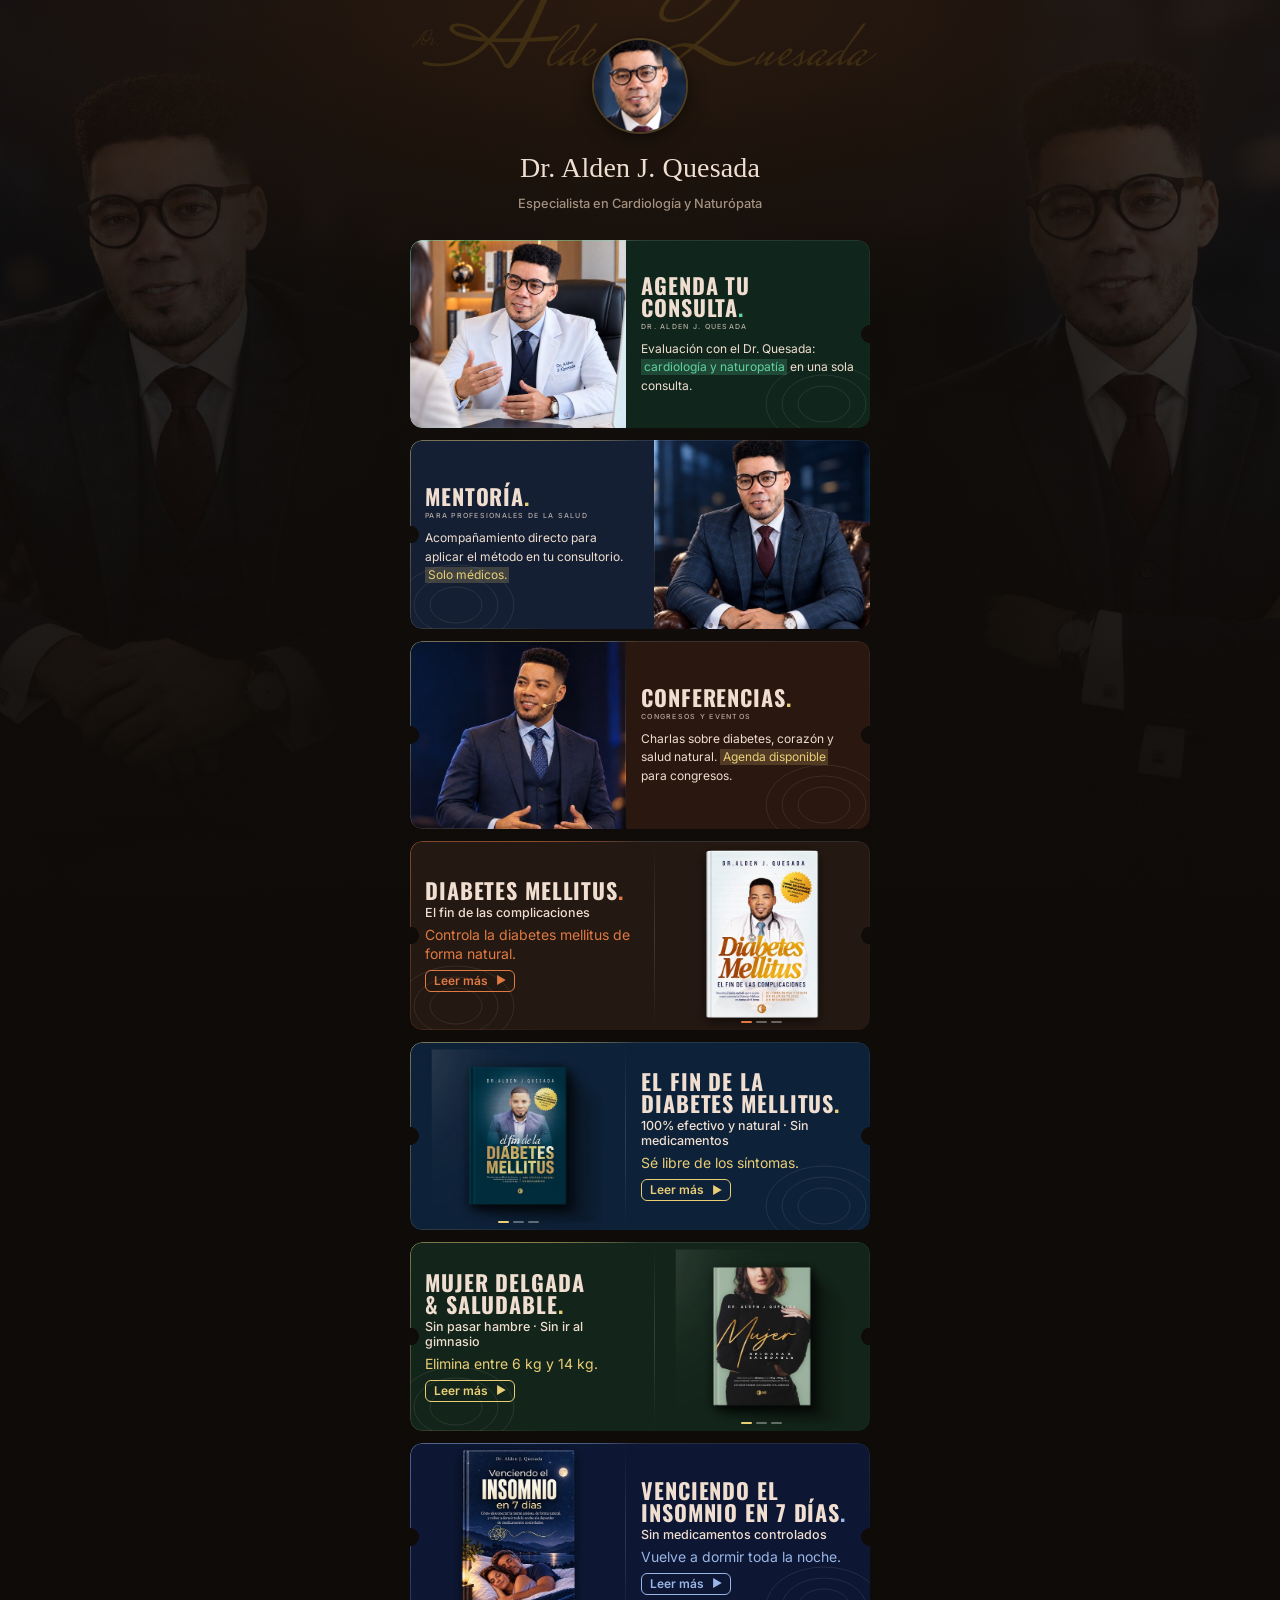
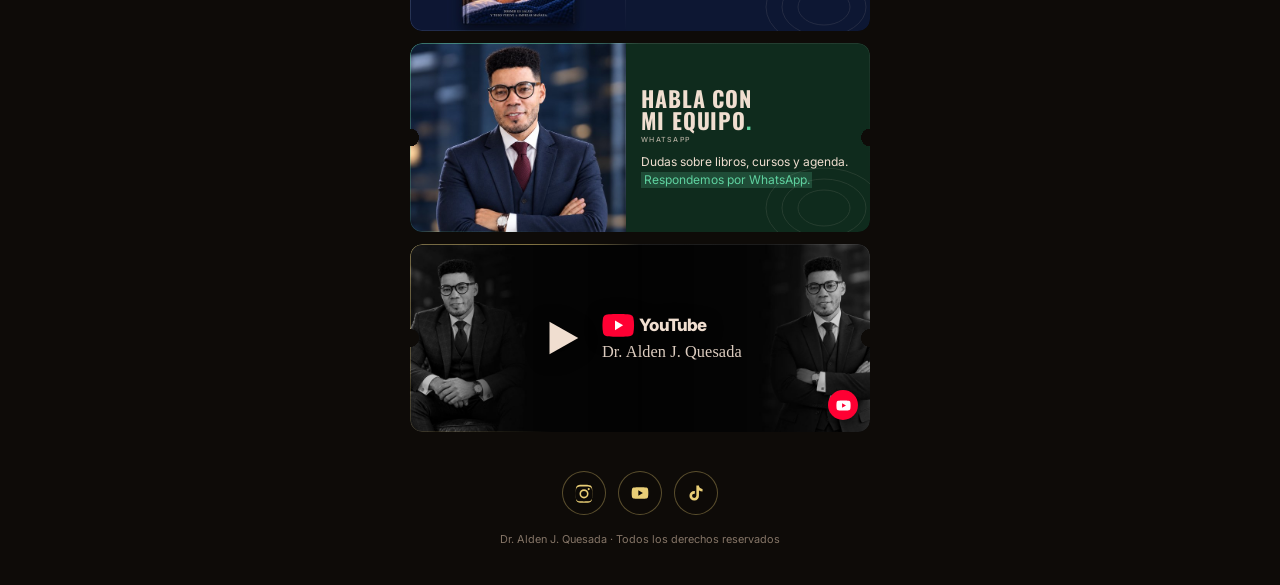
<file: index.html>
<!DOCTYPE html>
<html lang="es">
<head>
<meta charset="utf-8">
<meta name="viewport" content="width=device-width, initial-scale=1, viewport-fit=cover">
<title>Dr. Alden J. Quesada</title>
<meta name="description" content="Especialista en Cardiología y Naturópata. Libros, consultas, mentorías y conferencias.">
<meta name="theme-color" content="#120e0b">

<!-- Previa do compartilhamento. A URL precisa ser absoluta: WhatsApp e
     Facebook nao resolvem caminho relativo. -->
<meta property="og:type" content="website">
<meta property="og:url" content="https://aldenquesada.github.io/">
<meta property="og:site_name" content="Dr. Alden J. Quesada">
<meta property="og:locale" content="es_ES">
<meta property="og:title" content="Dr. Alden J. Quesada">
<meta property="og:description" content="Especialista en Cardiología y Naturópata. Libros, consultas, mentorías y conferencias.">
<meta property="og:image" content="https://aldenquesada.github.io/img/social/og.jpg">
<meta property="og:image:width" content="1200">
<meta property="og:image:height" content="630">
<meta property="og:image:alt" content="Dr. Alden J. Quesada">

<meta name="twitter:card" content="summary_large_image">
<meta name="twitter:title" content="Dr. Alden J. Quesada">
<meta name="twitter:description" content="Especialista en Cardiología y Naturópata.">
<meta name="twitter:image" content="https://aldenquesada.github.io/img/social/og.jpg">

<link rel="icon" href="img/social/favicon.png" sizes="64x64">
<link rel="apple-touch-icon" href="img/social/apple-touch-icon.png">
<link rel="preconnect" href="https://fonts.googleapis.com">
<link rel="preconnect" href="https://fonts.gstatic.com" crossorigin>
<link href="https://fonts.googleapis.com/css2?family=Inter:wght@400;500;600;700&family=Mrs+Saint+Delafield&family=Oswald:wght@500;600;700&display=swap" rel="stylesheet">

<!-- O ?v= quebra o cache do navegador. Ao mexer em CSS ou JS, suba o numero. -->
<link rel="stylesheet" href="css/tokens.css?v=30">
<link rel="stylesheet" href="css/base.css?v=30">
<link rel="stylesheet" href="css/cards.css?v=34">
</head>
<body>

<div class="cenario" aria-hidden="true"></div>

<!-- Tudo abaixo e montado por js/render.js a partir de dados/*.json. -->
<!-- Nao escreva texto aqui dentro: a copy mora no JSON. -->

<div class="pagina">
  <header class="perfil" id="perfil" hidden></header>
  <main class="vitrine" id="vitrine" aria-label="Enlaces"></main>
  <footer class="pie" id="pie" hidden></footer>
</div>

<script src="js/medicao-config.js?v=30"></script>
<script src="js/utm.js?v=30"></script>
<script src="js/analytics/config.js?v=journey-1"></script>
<script src="js/analytics/core.js?v=1"></script>
<script src="js/analytics/bio.js?v=journey-1"></script>
<script src="js/render.js?v=34"></script>
<script>if (window.BioAnalytics) BioAnalytics.iniciar({ url: MEDICAO.url, anon: MEDICAO.anon });</script>
</body>
</html>
</file>
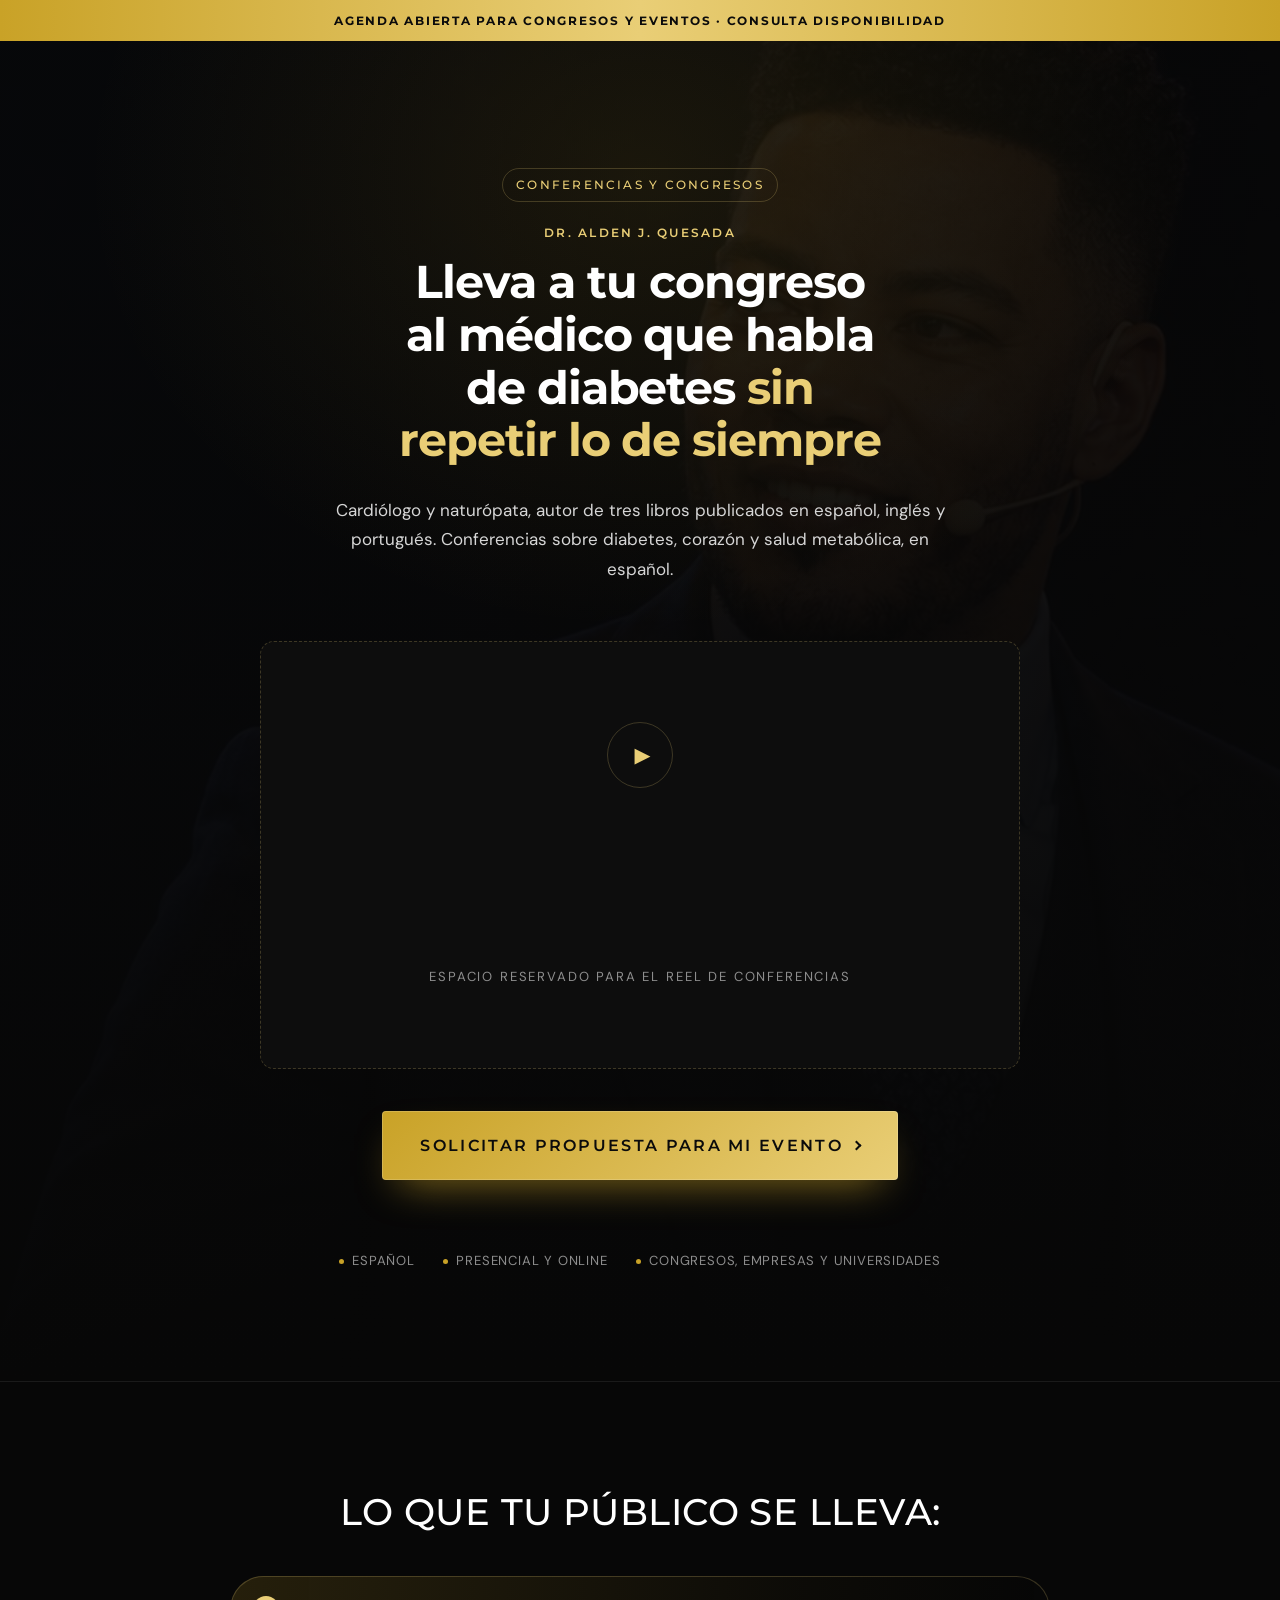
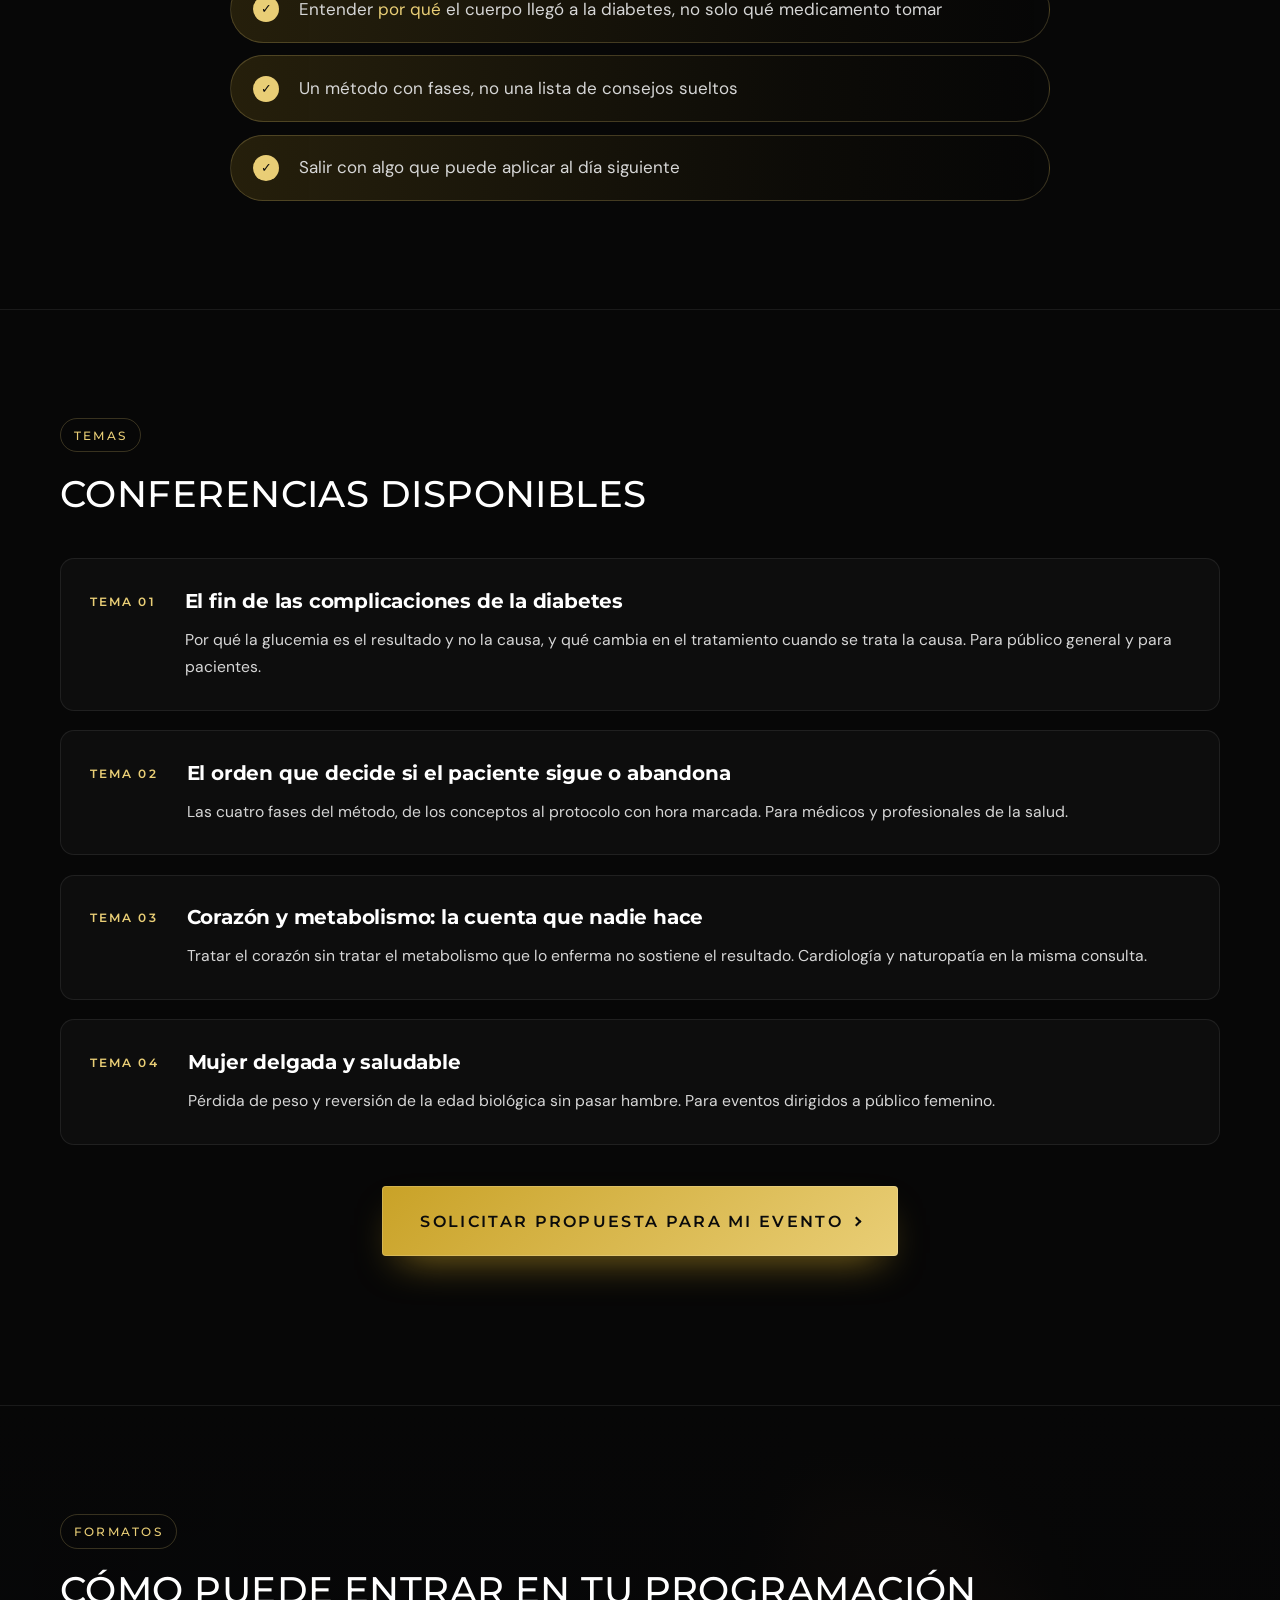
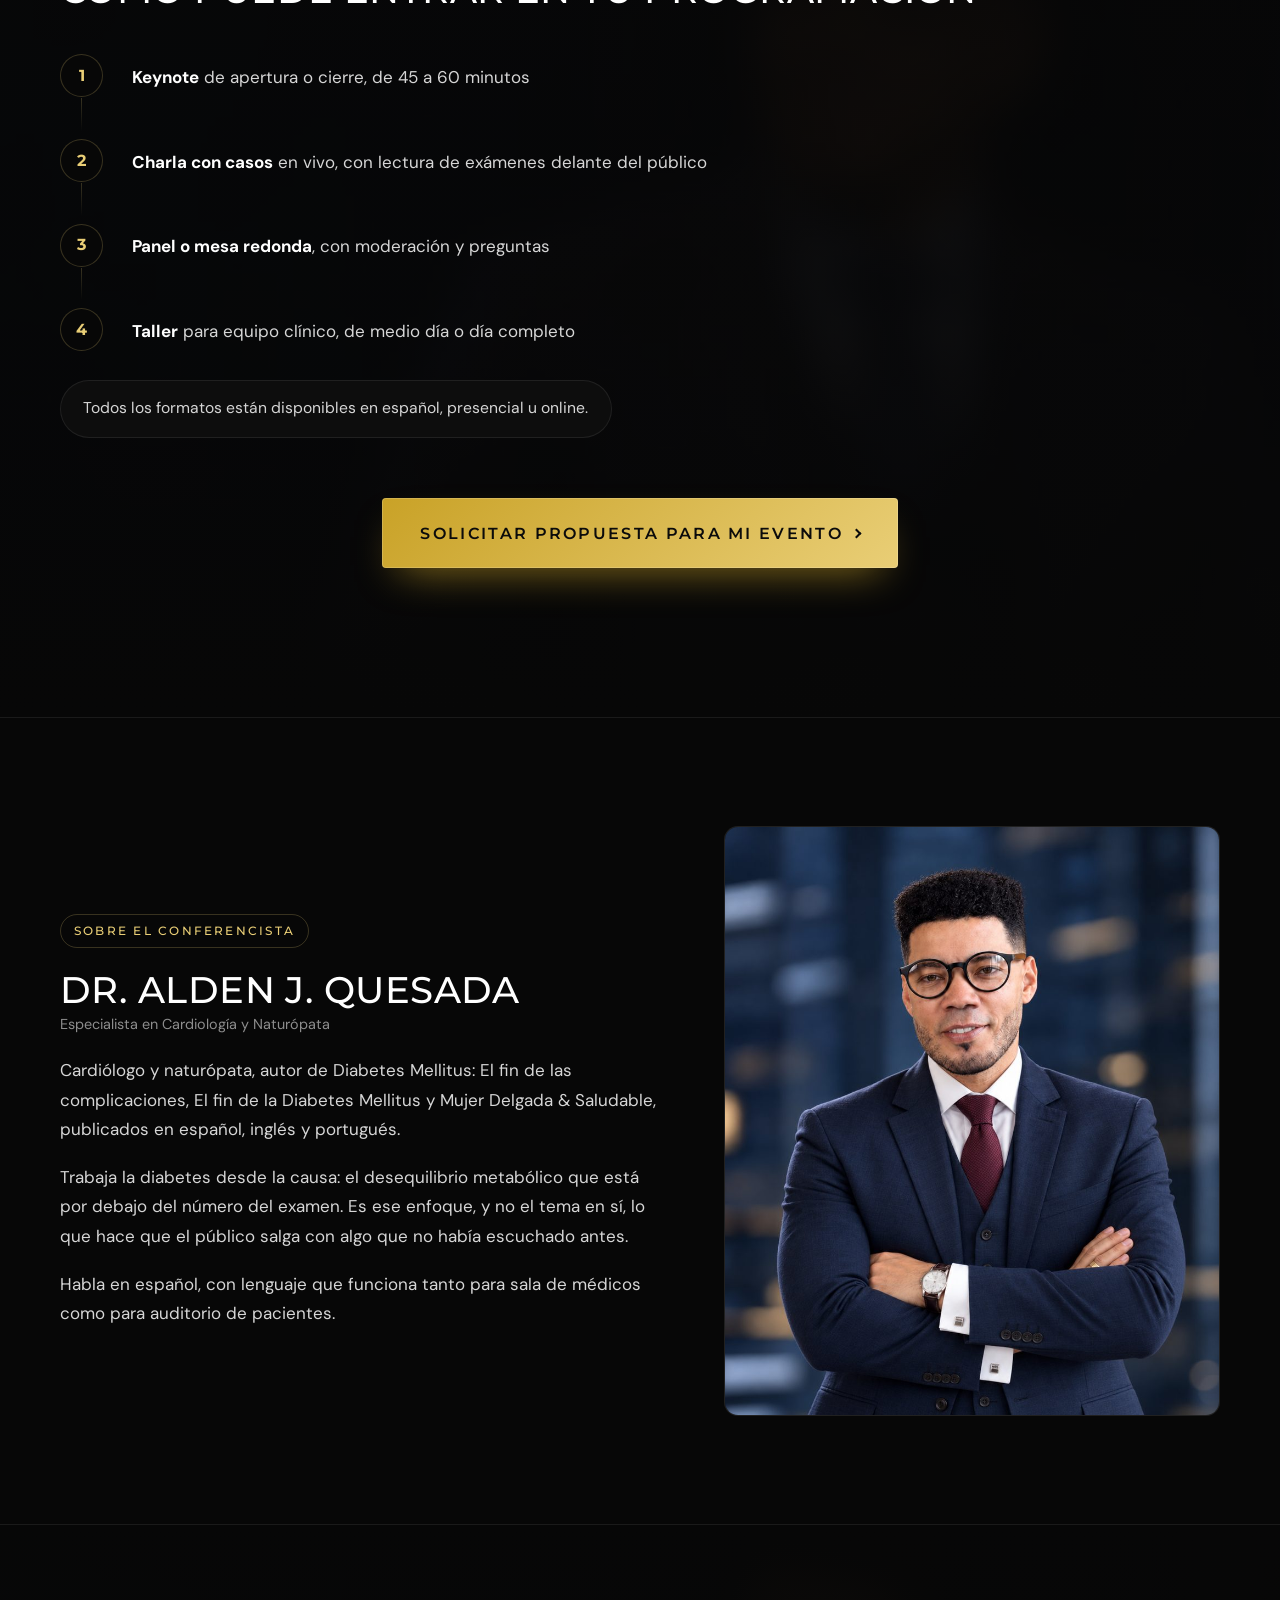
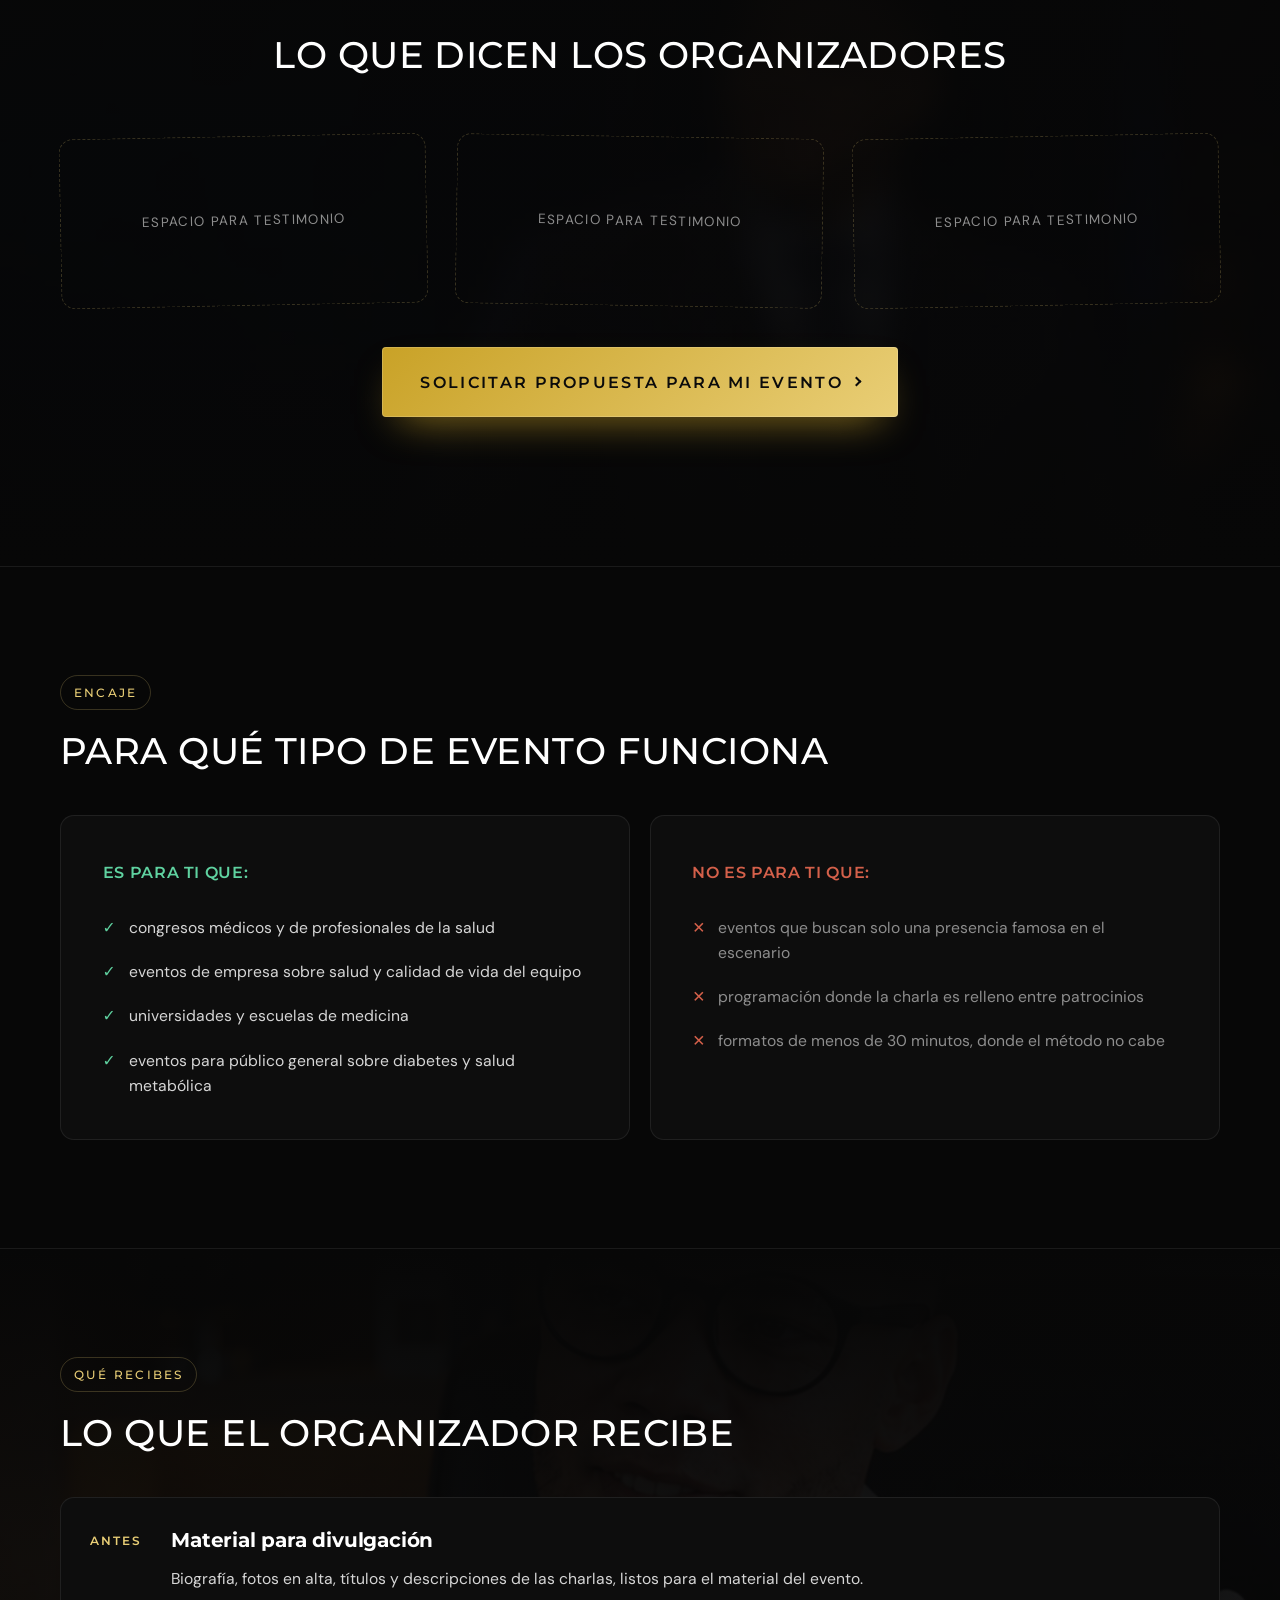
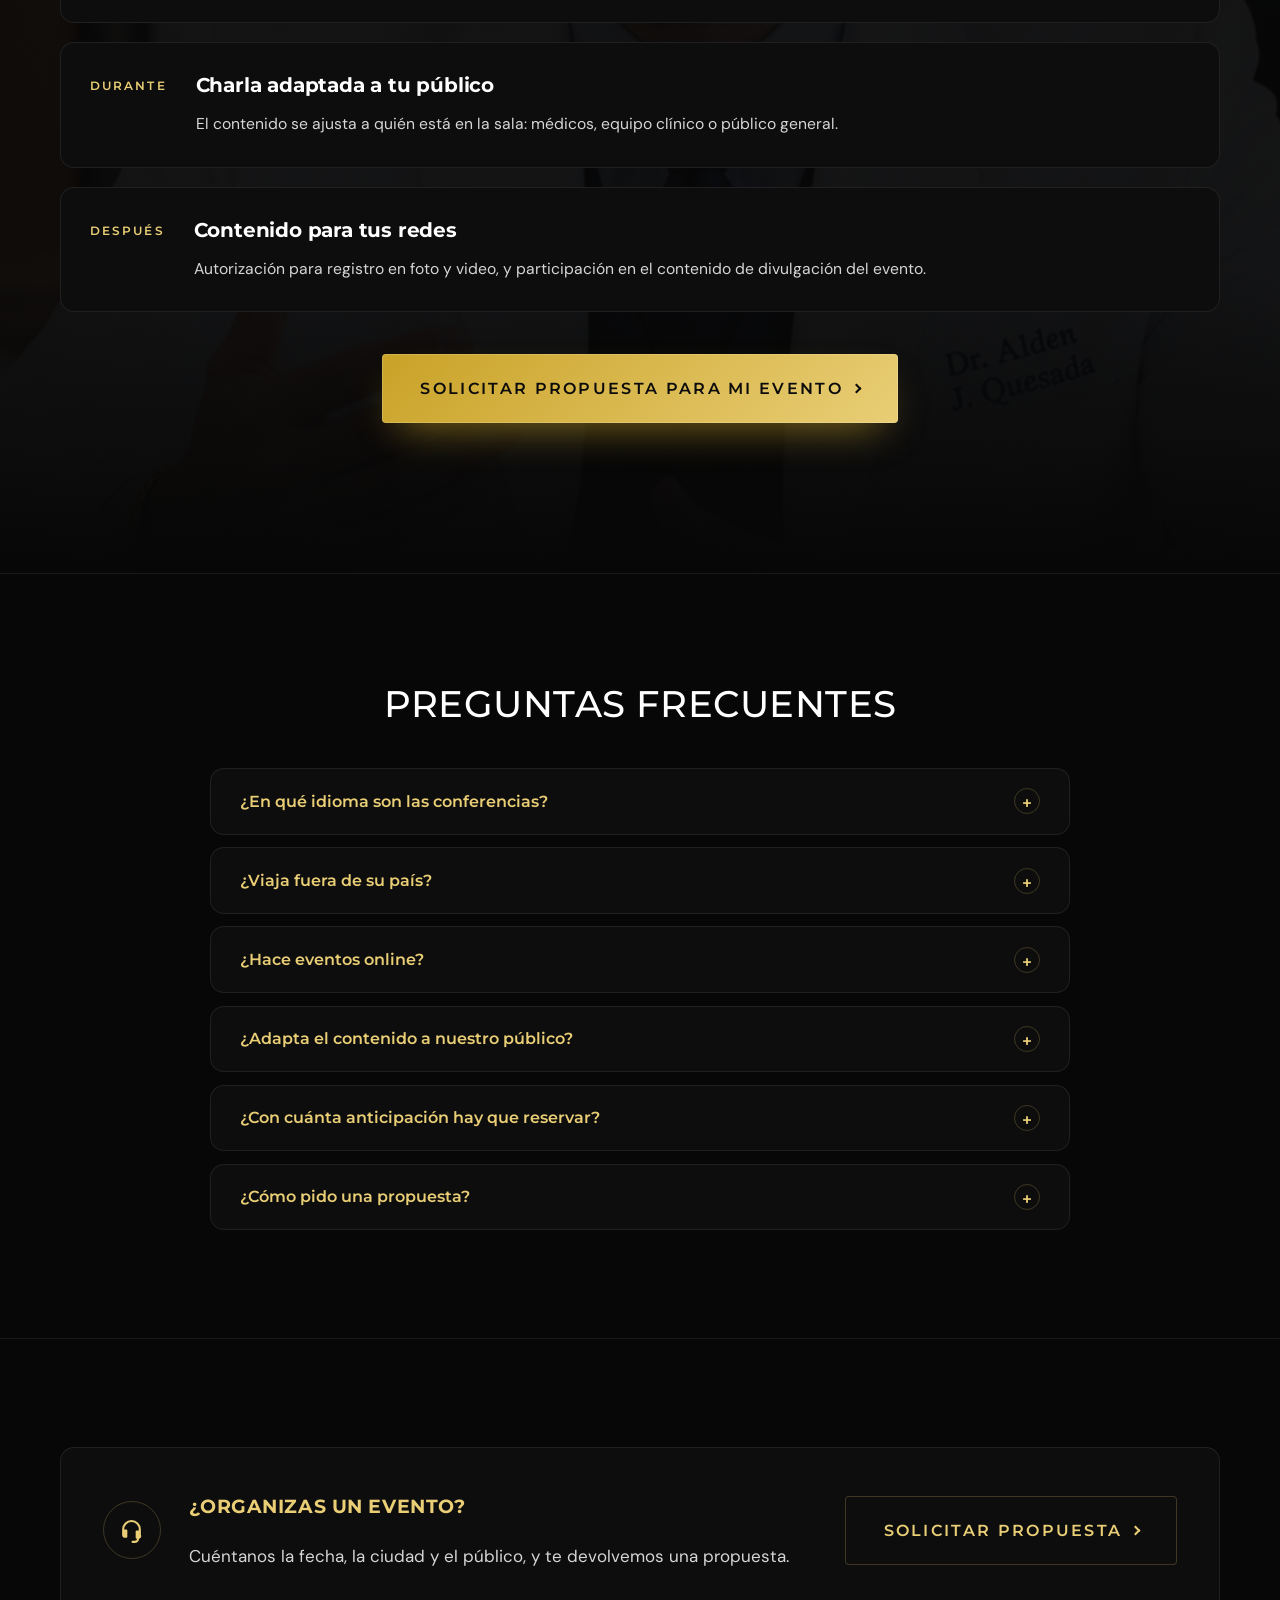
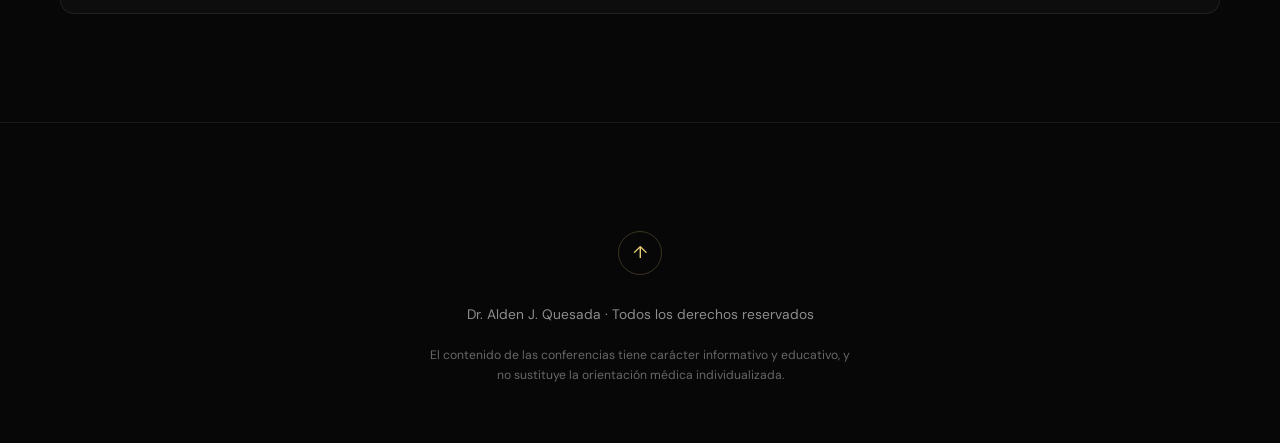
<file: conferencias/index.html>
<!DOCTYPE html>
<html lang="es">
<head>
<meta charset="utf-8">
<meta name="viewport" content="width=device-width, initial-scale=1, viewport-fit=cover">
<title>Conferencias · Dr. Alden J. Quesada</title>
<meta name="description" content="Charlas y conferencias sobre diabetes, corazón y salud natural para congresos y eventos médicos.">
<meta name="theme-color" content="#070707">

<meta property="og:type" content="website">
<meta property="og:url" content="https://aldenquesada.github.io/conferencias/">
<meta property="og:title" content="Conferencias · Dr. Alden J. Quesada">
<meta property="og:description" content="Conferencias en español para congresos, empresas y universidades.">
<meta property="og:image" content="https://aldenquesada.github.io/img/social/og.jpg">
<meta name="twitter:card" content="summary_large_image">

<link rel="icon" href="../img/social/favicon.png" sizes="64x64">
<link rel="apple-touch-icon" href="../img/social/apple-touch-icon.png">
<link rel="preconnect" href="https://fonts.googleapis.com">
<link rel="preconnect" href="https://fonts.gstatic.com" crossorigin>
<link href="https://fonts.googleapis.com/css2?family=DM+Sans:wght@400;500;700&family=Montserrat:wght@500;600;700&display=swap" rel="stylesheet">

<!-- O ?v= quebra o cache do navegador. Ao mexer em CSS ou JS, suba o numero. -->
<link rel="stylesheet" href="css/tokens.css?v=5">
<link rel="stylesheet" href="css/base.css?v=5">
<link rel="stylesheet" href="css/secoes.css?v=5">
</head>
<body>

<!-- Tudo abaixo e montado por js/render.js a partir de dados/pagina.json. -->
<!-- Nao escreva texto aqui dentro: a copy mora no JSON. -->

<div id="barra" hidden></div>

<main id="palco"></main>

<footer class="rodape" id="rodape"></footer>

<script src="../js/medicao-config.js?v=20"></script>
<script src="../js/utm.js?v=26"></script>
<script src="../js/rastreio.js?v=20"></script>
<script src="js/render.js?v=1"></script>
<script>Rastreio.iniciar({ url: MEDICAO.url, anon: MEDICAO.anon, quizId: MEDICAO.quizId,
                           prefixo: 'cnf_', site: 'conferencias' });</script>
</body>
</html>
</file>
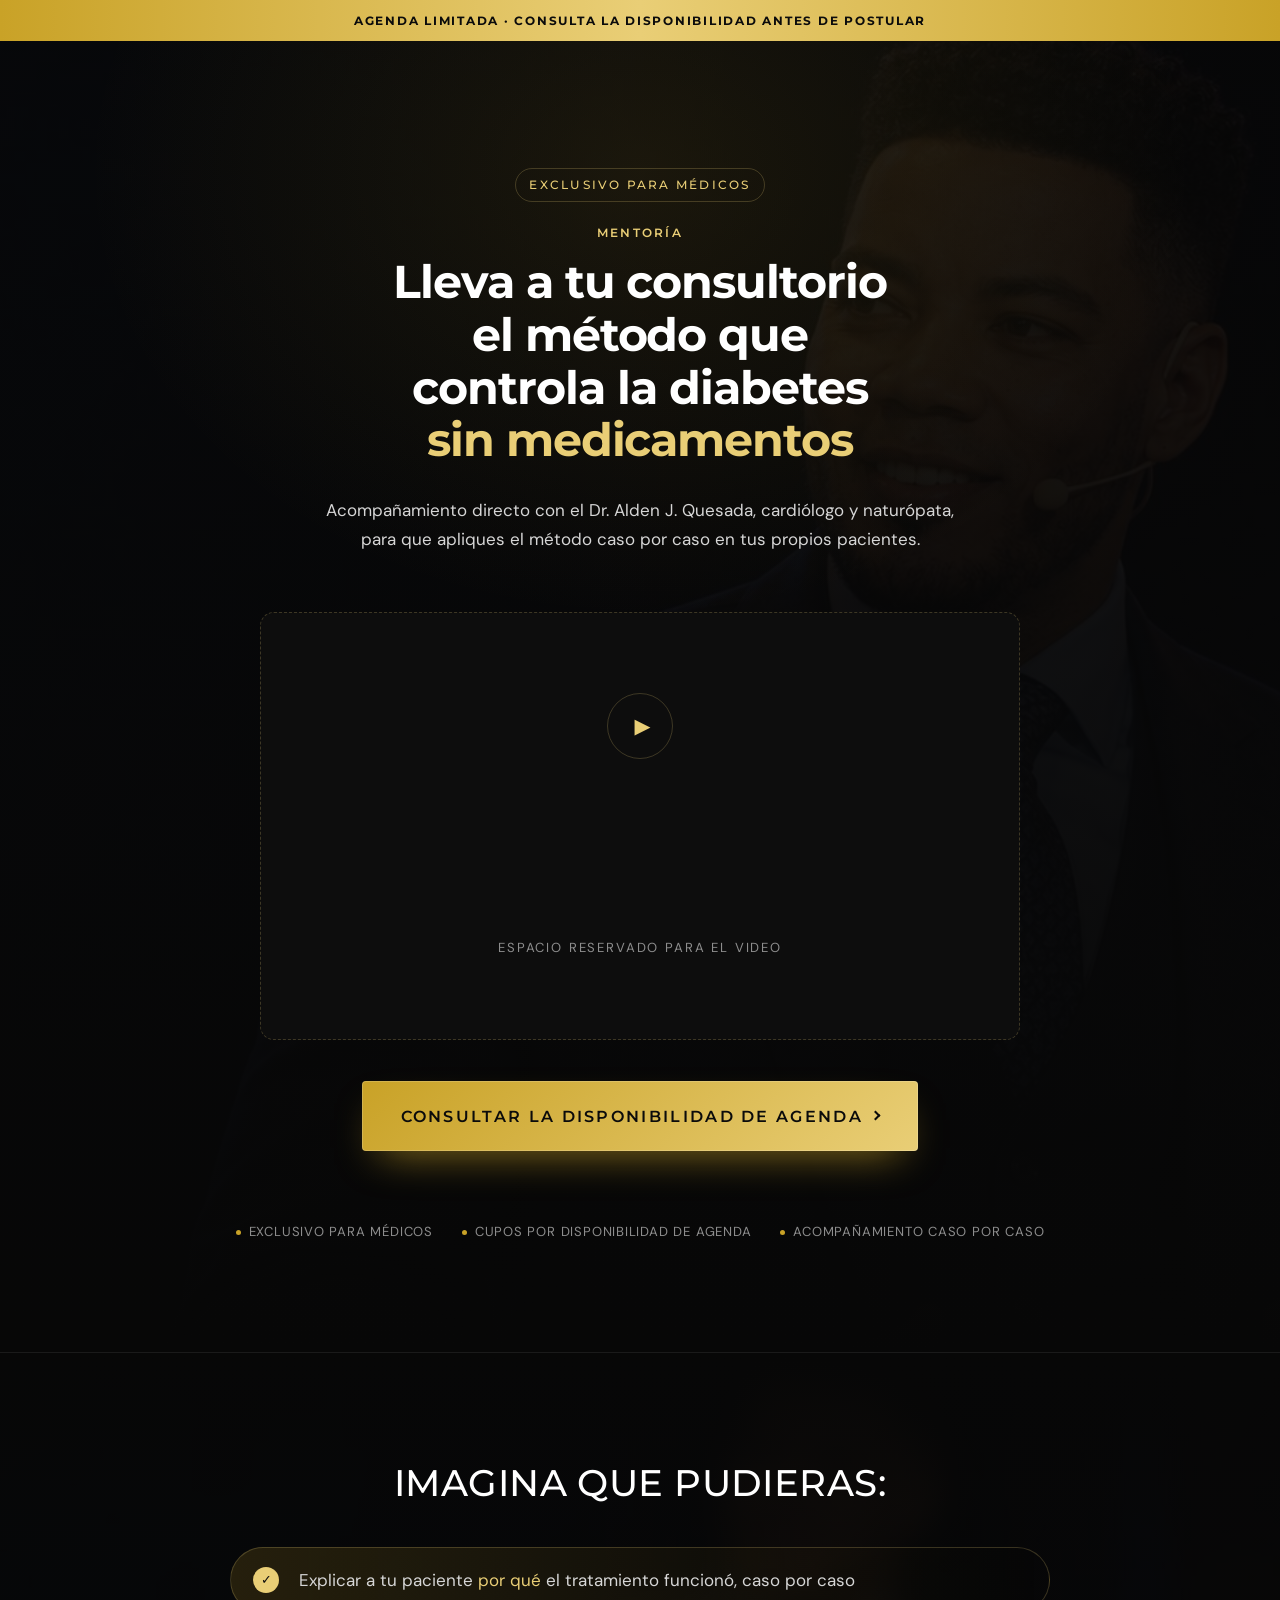
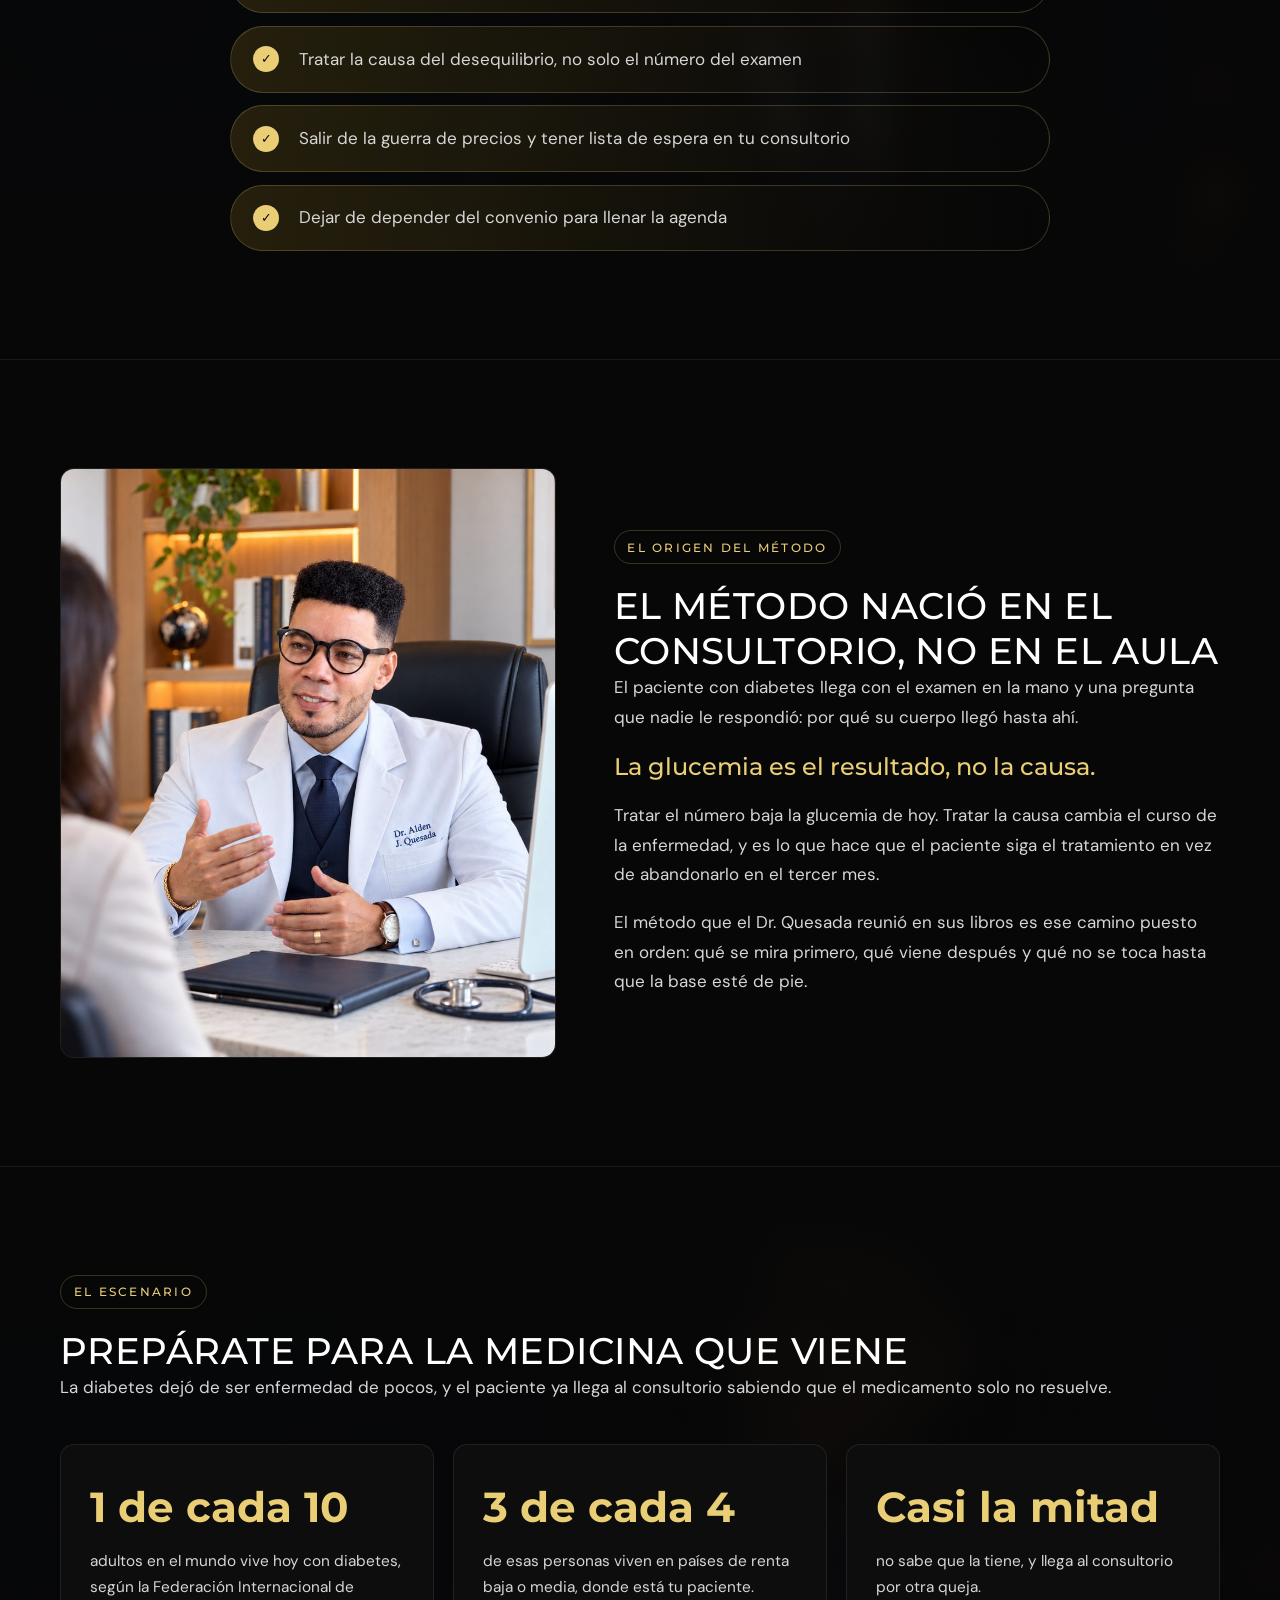
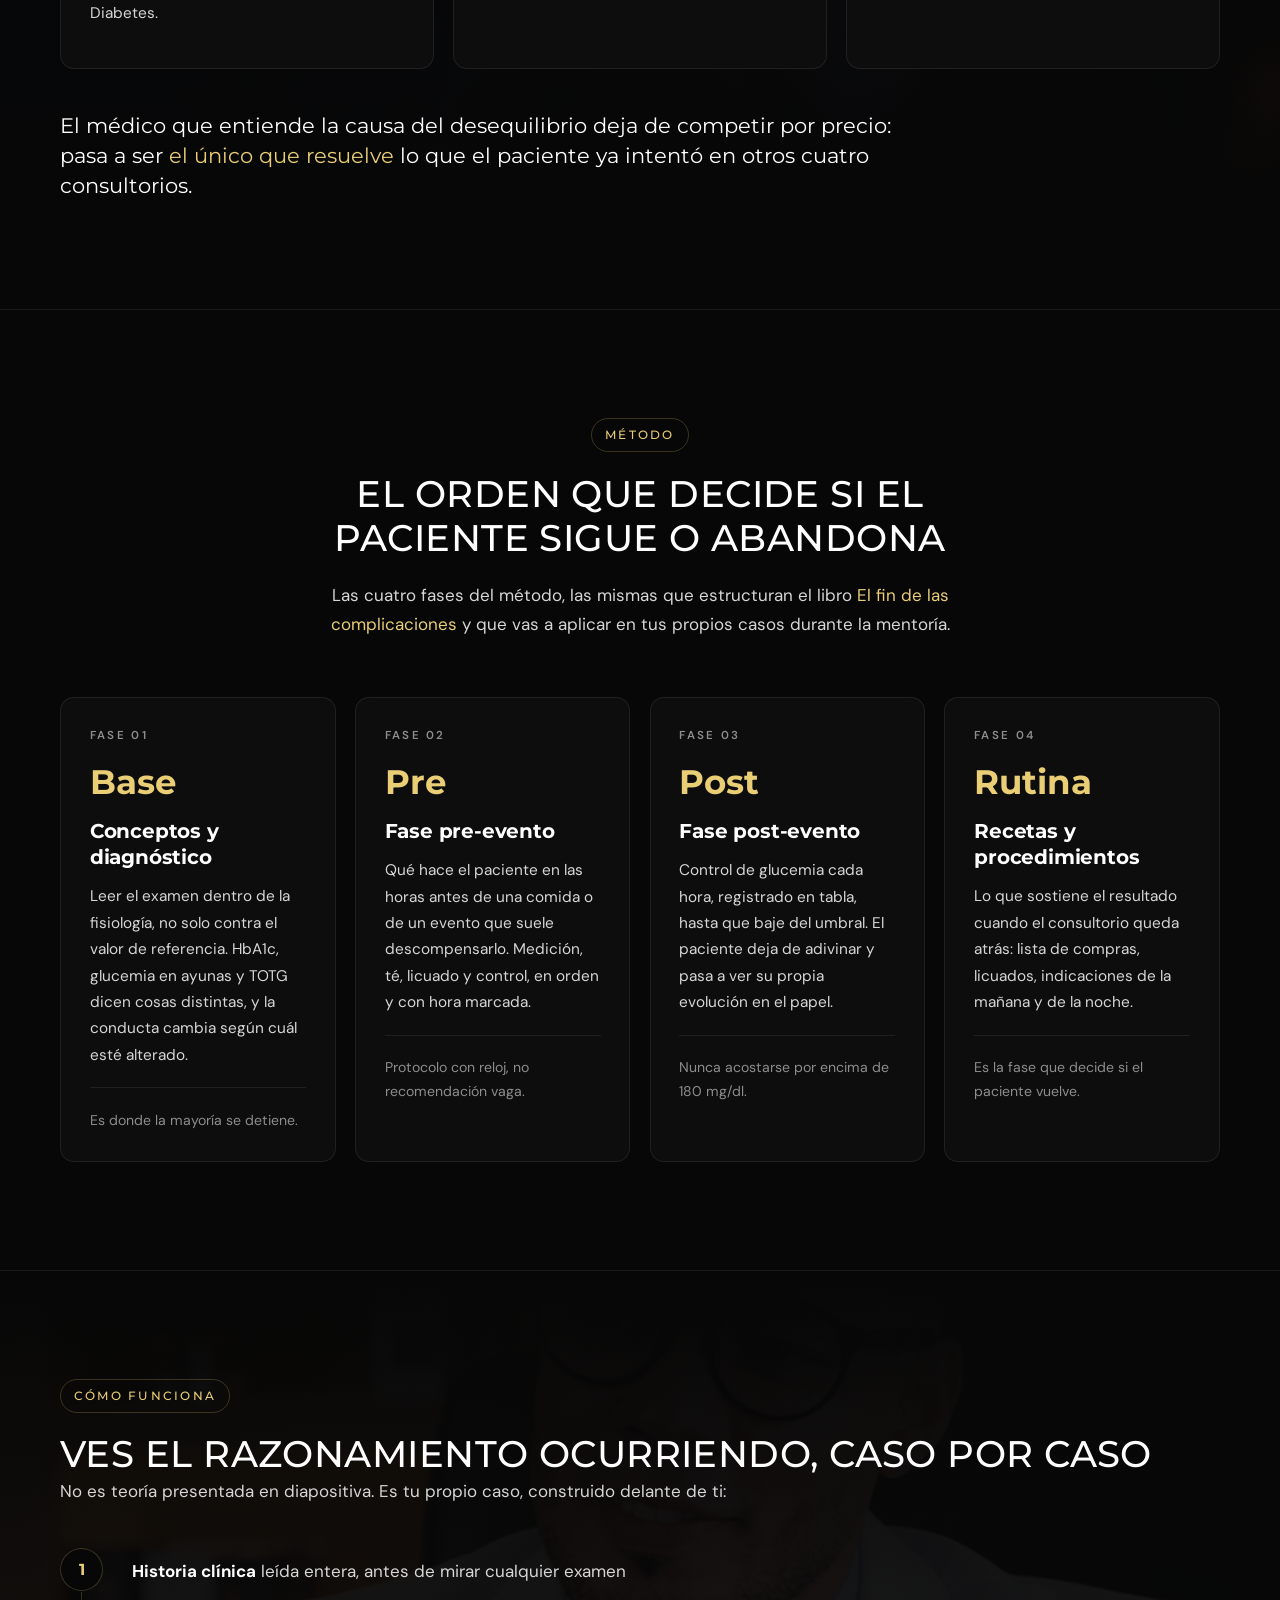
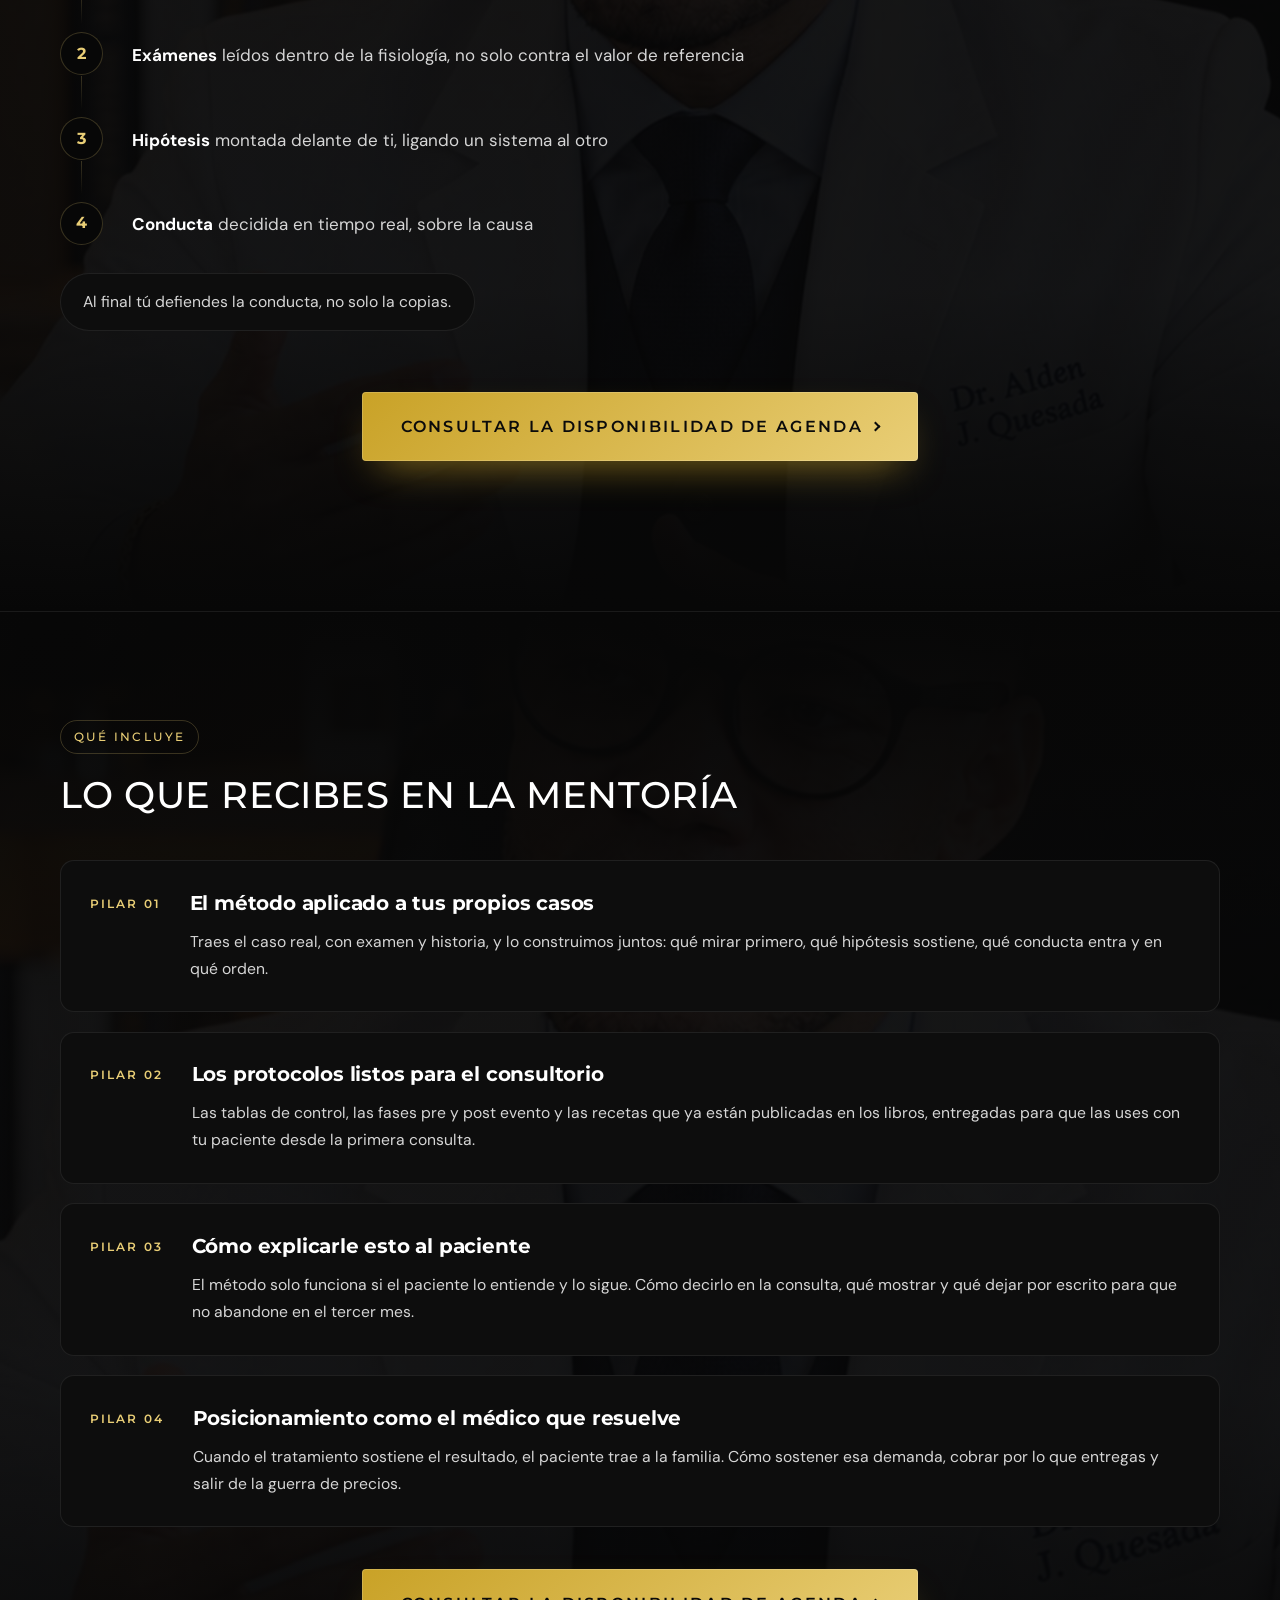
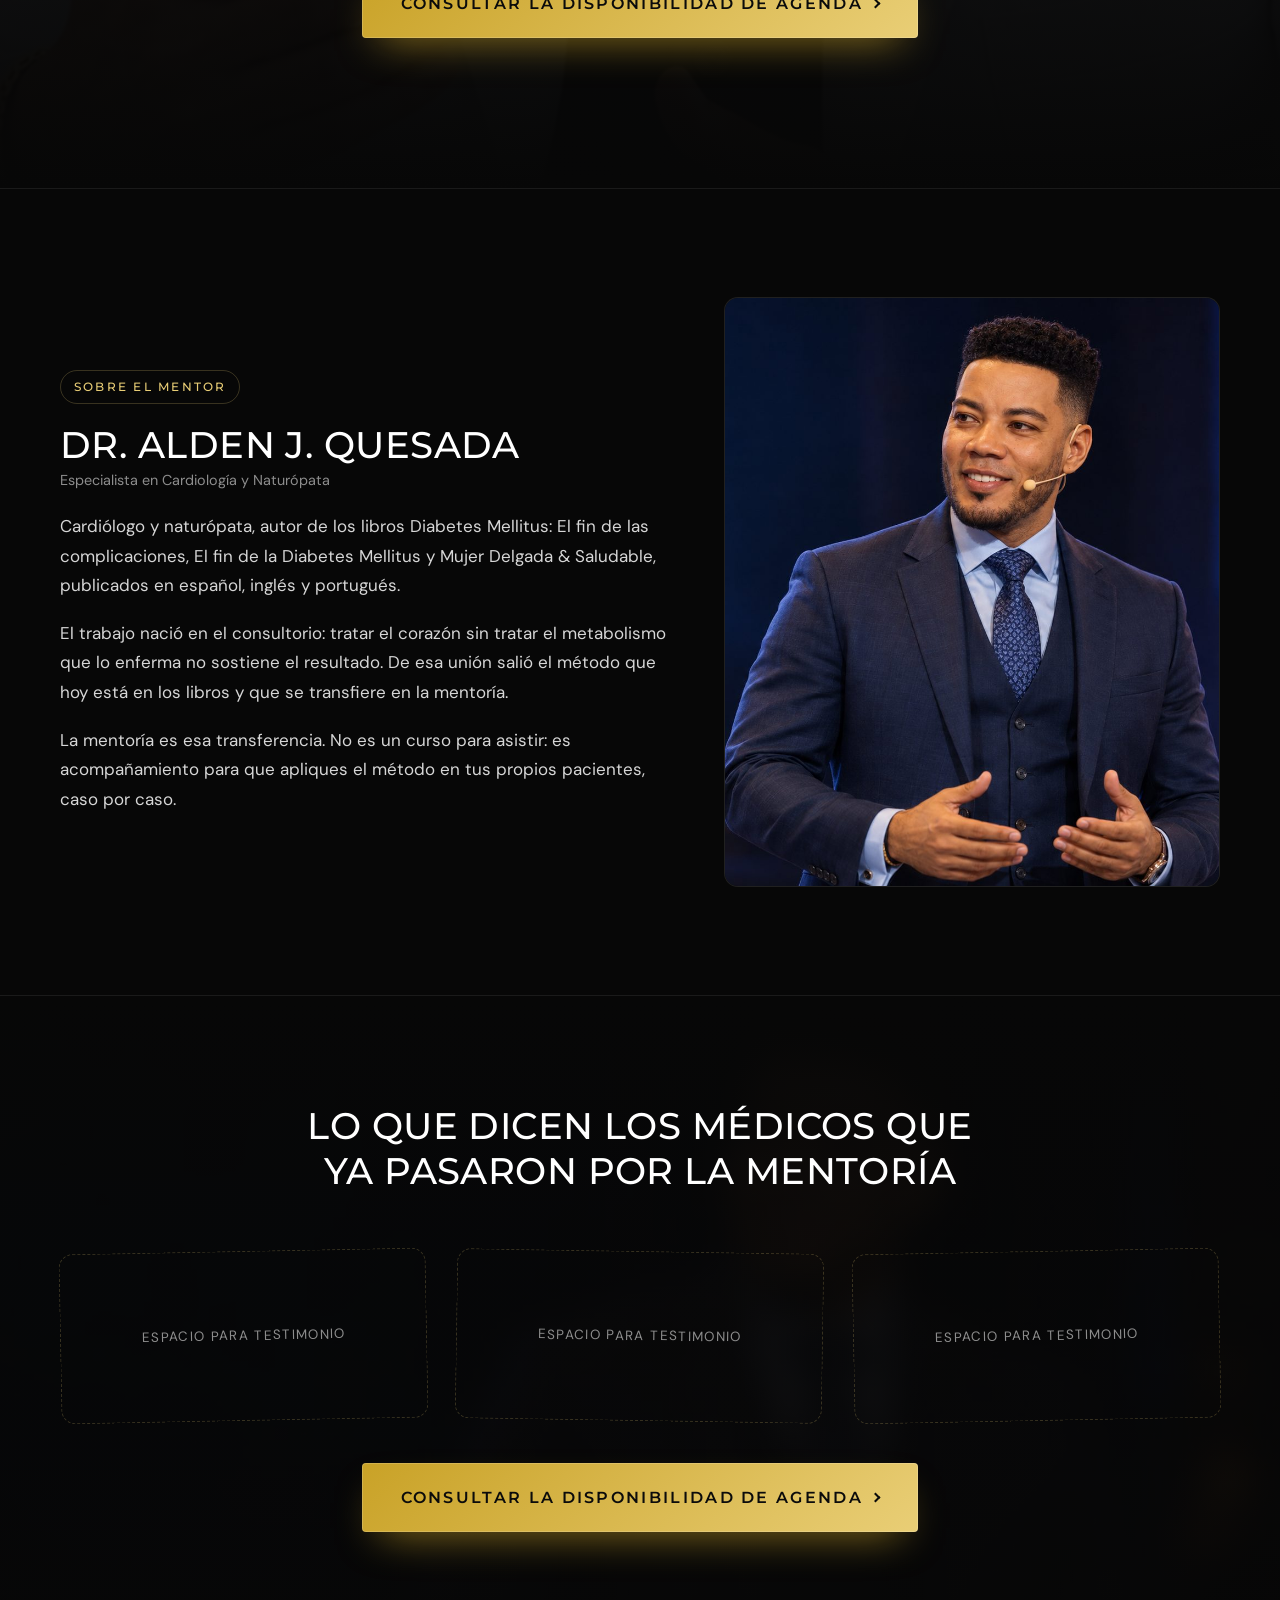
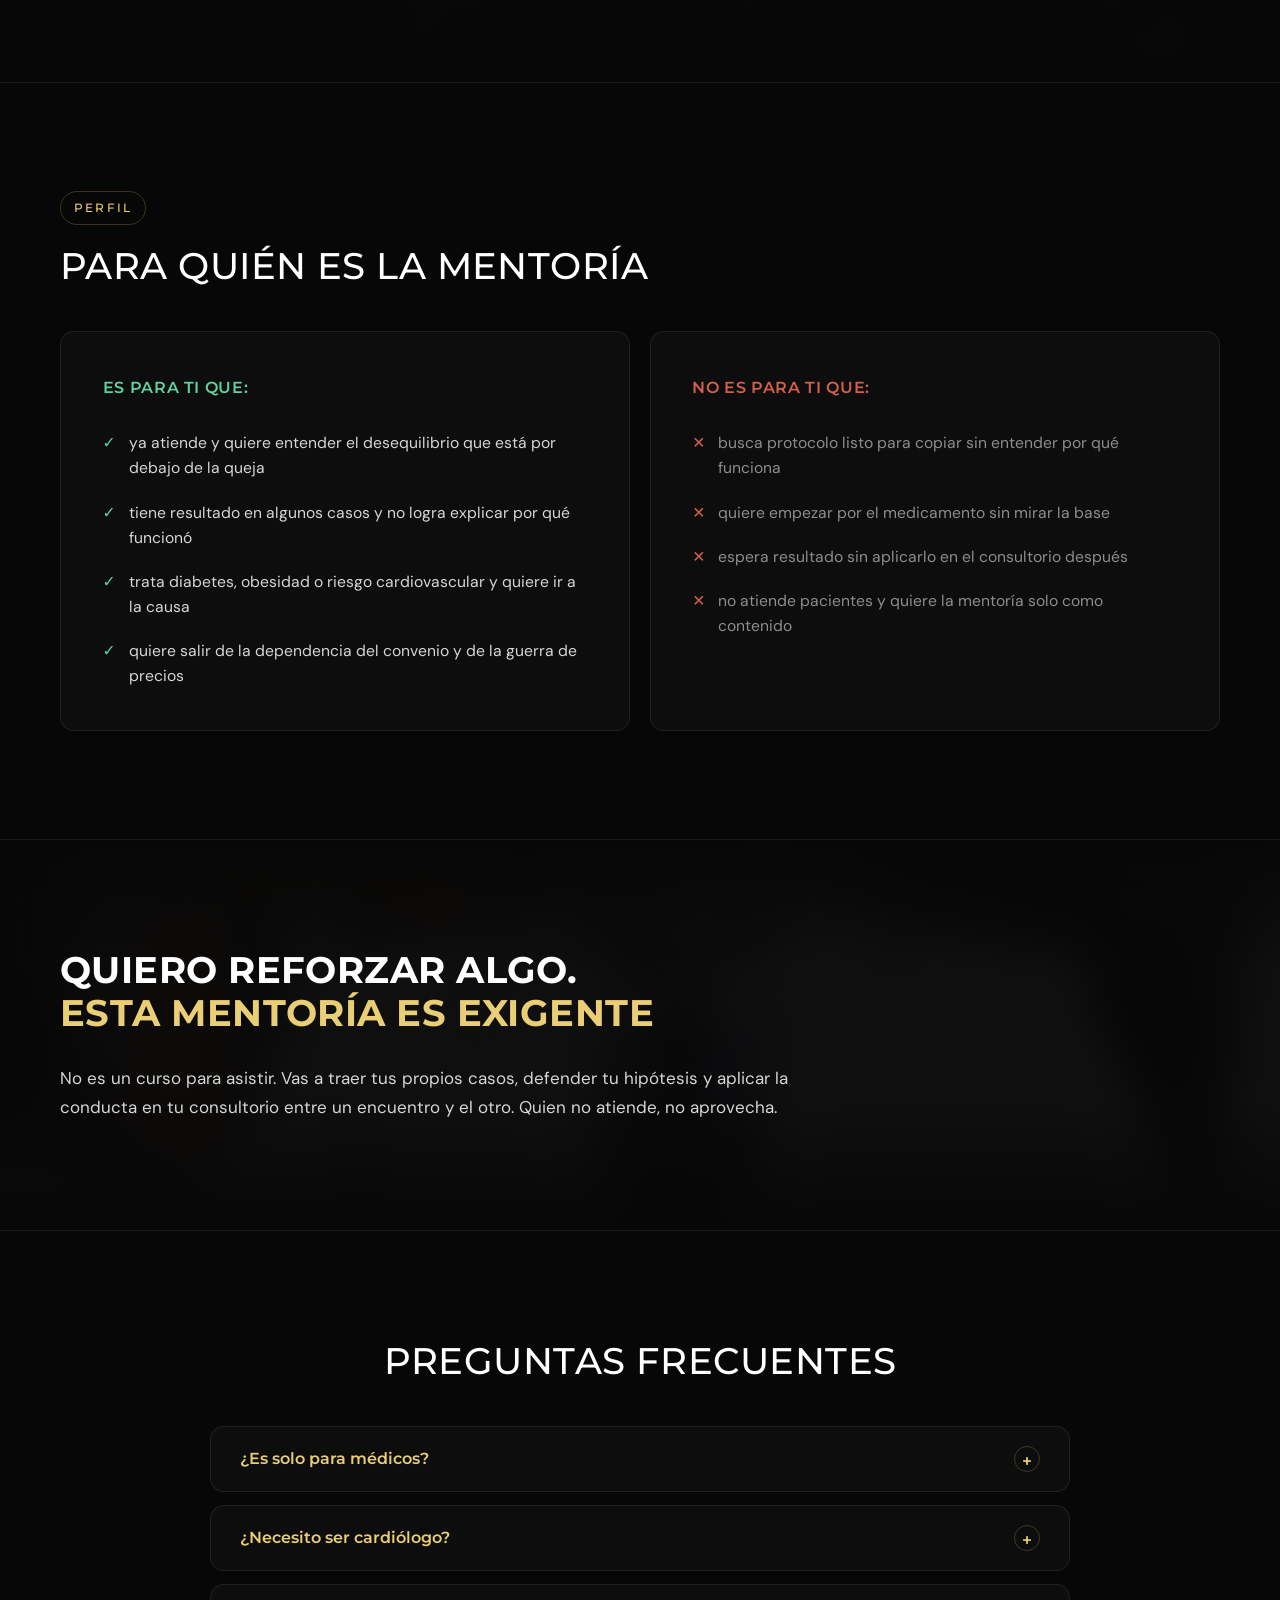
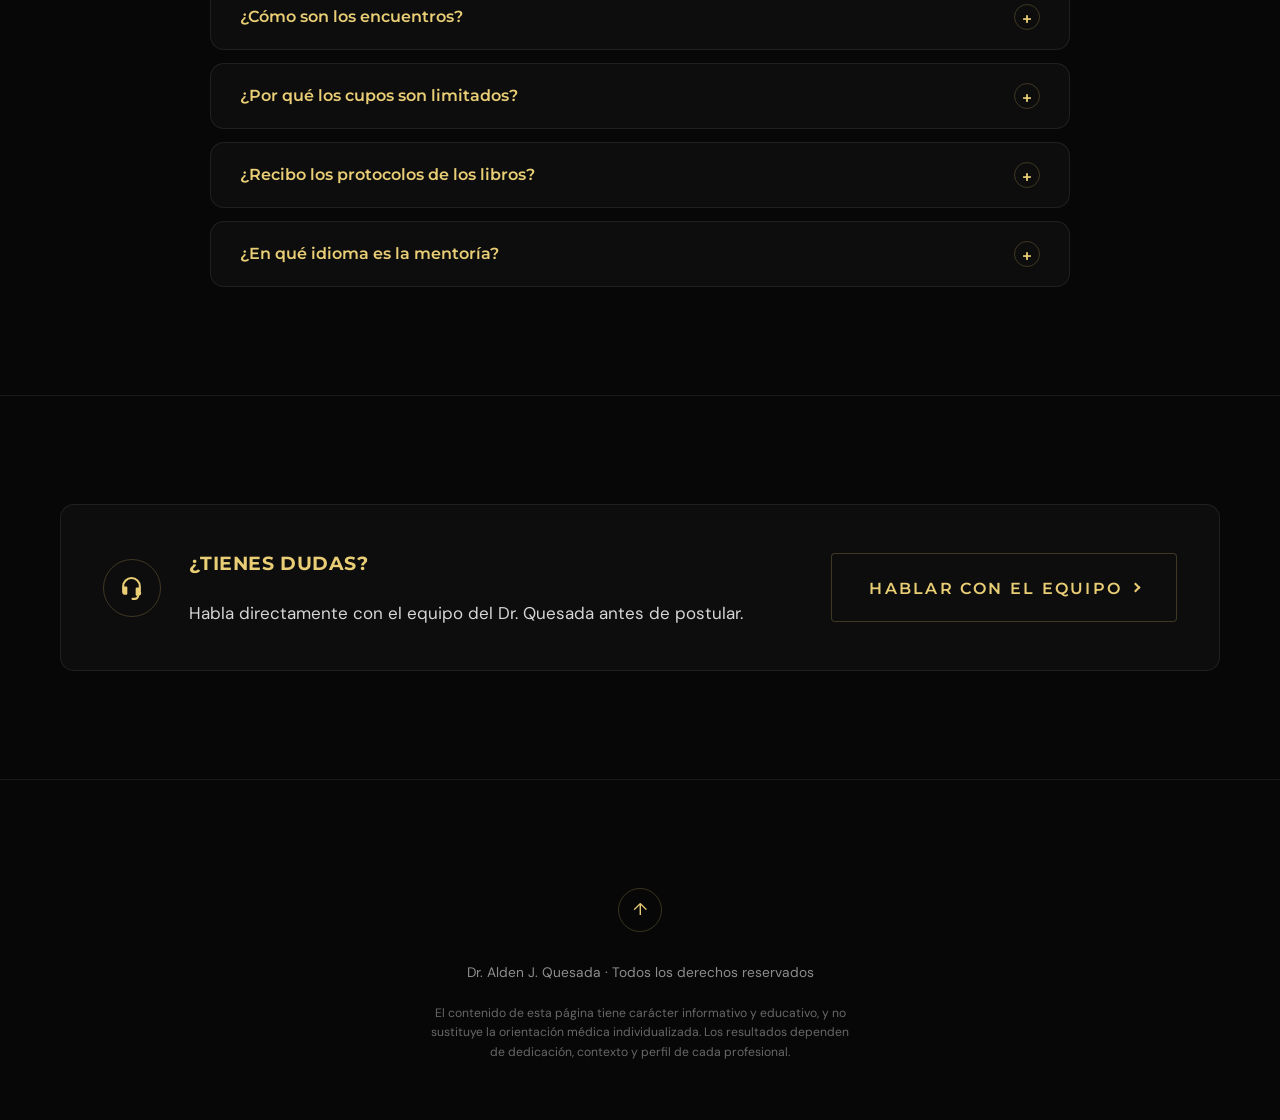
<file: mentoria/index.html>
<!DOCTYPE html>
<html lang="es">
<head>
<meta charset="utf-8">
<meta name="viewport" content="width=device-width, initial-scale=1, viewport-fit=cover">
<title>Mentoría · Dr. Alden J. Quesada</title>
<meta name="description" content="Acompañamiento directo para médicos que quieren aplicar el método del Dr. Quesada en su consultorio.">
<meta name="theme-color" content="#070707">

<meta property="og:type" content="website">
<meta property="og:url" content="https://aldenquesada.github.io/mentoria/">
<meta property="og:title" content="Mentoría · Dr. Alden J. Quesada">
<meta property="og:description" content="Acompañamiento directo para médicos. Cupos por disponibilidad de agenda.">
<meta property="og:image" content="https://aldenquesada.github.io/img/social/og.jpg">
<meta name="twitter:card" content="summary_large_image">

<link rel="icon" href="../img/social/favicon.png" sizes="64x64">
<link rel="apple-touch-icon" href="../img/social/apple-touch-icon.png">
<link rel="preconnect" href="https://fonts.googleapis.com">
<link rel="preconnect" href="https://fonts.gstatic.com" crossorigin>
<link href="https://fonts.googleapis.com/css2?family=DM+Sans:wght@400;500;700&family=Montserrat:wght@500;600;700&display=swap" rel="stylesheet">

<!-- O ?v= quebra o cache do navegador. Ao mexer em CSS ou JS, suba o numero. -->
<link rel="stylesheet" href="css/tokens.css?v=5">
<link rel="stylesheet" href="css/base.css?v=5">
<link rel="stylesheet" href="css/secoes.css?v=5">
</head>
<body>

<!-- Tudo abaixo e montado por js/render.js a partir de dados/pagina.json. -->
<!-- Nao escreva texto aqui dentro: a copy mora no JSON. -->

<div id="barra" hidden></div>

<main id="palco"></main>

<footer class="rodape" id="rodape"></footer>

<script src="../js/medicao-config.js?v=20"></script>
<script src="../js/utm.js?v=26"></script>
<script src="../js/rastreio.js?v=20"></script>
<script src="js/render.js?v=6"></script>
<script>Rastreio.iniciar({ url: MEDICAO.url, anon: MEDICAO.anon, quizId: MEDICAO.quizId,
                           prefixo: 'mnt_', site: 'mentoria' });</script>
</body>
</html>
</file>
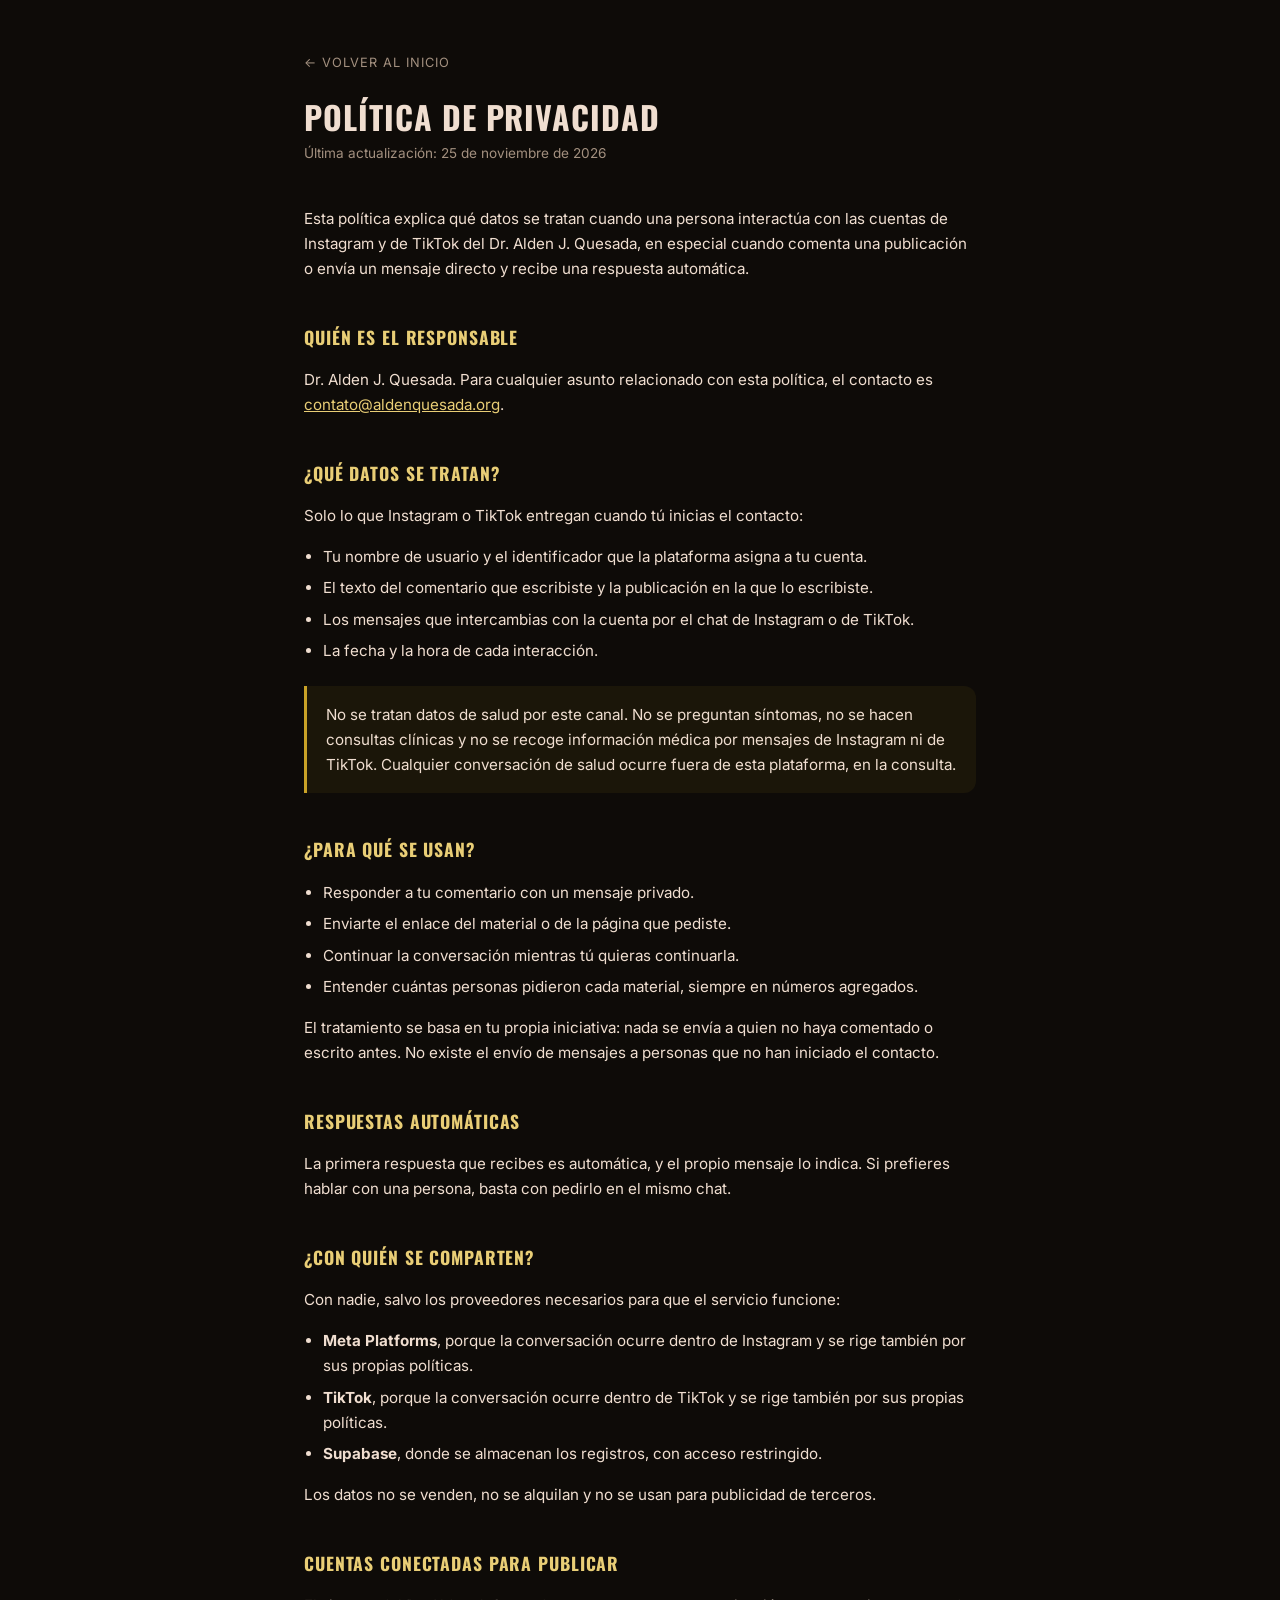
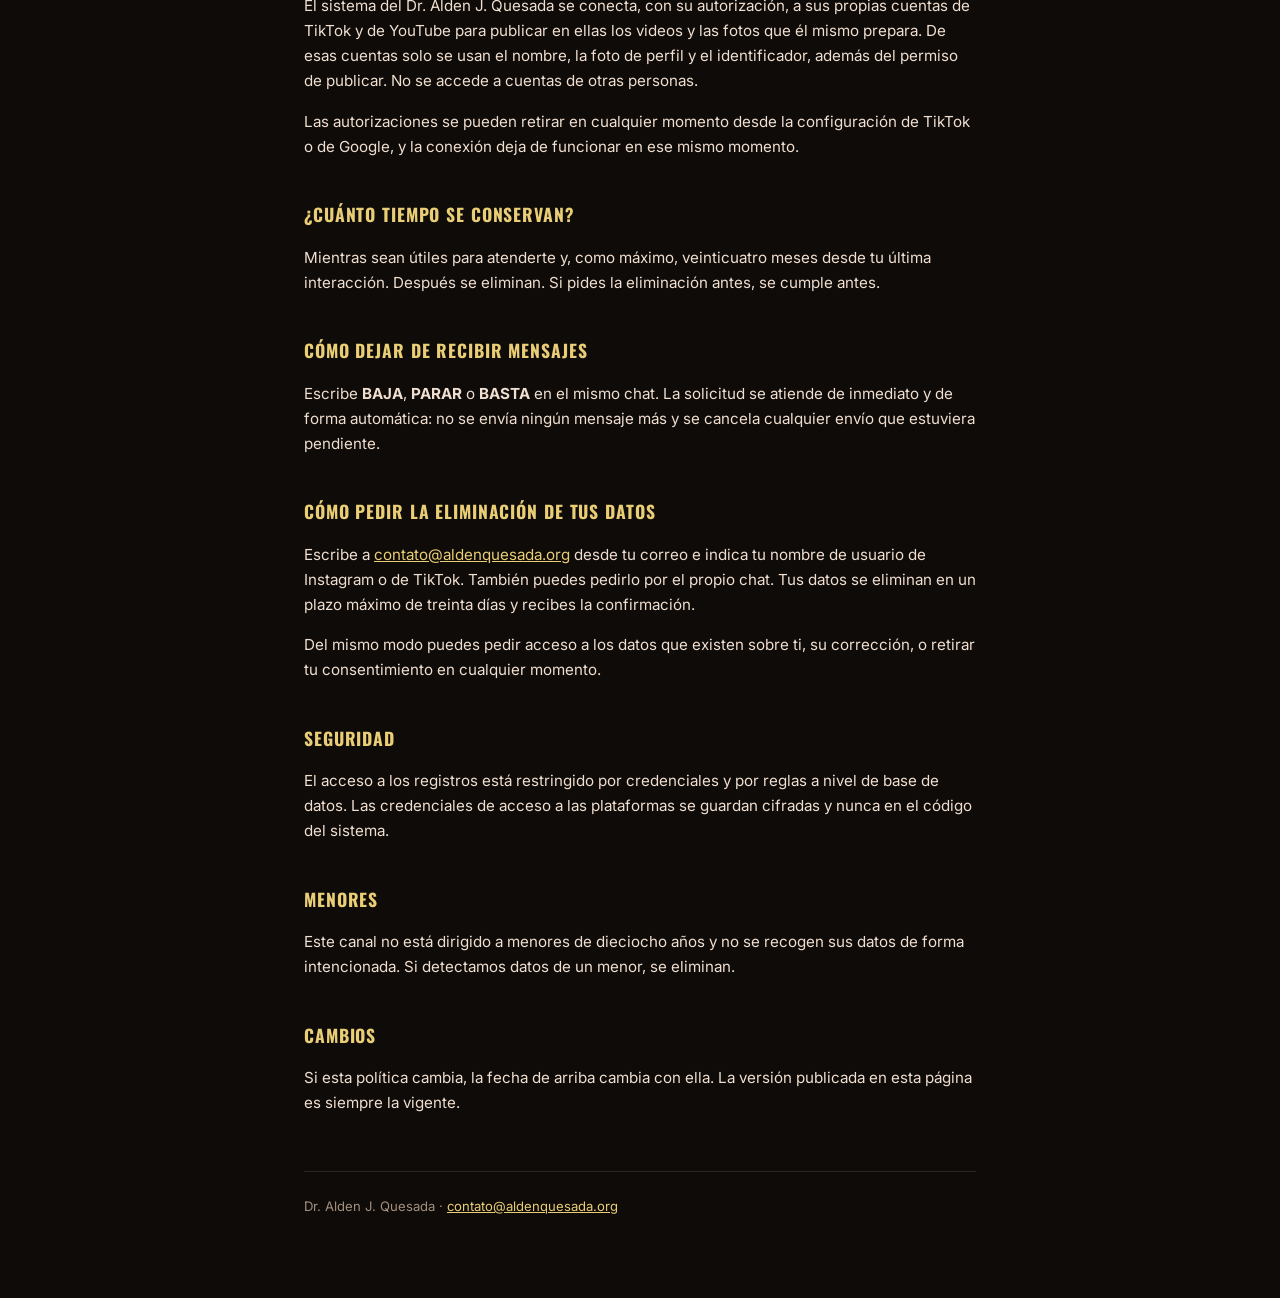
<file: privacidad/index.html>
<!DOCTYPE html>
<html lang="es">
<head>
<meta charset="utf-8">
<meta name="viewport" content="width=device-width, initial-scale=1, viewport-fit=cover">
<title>Política de Privacidad · Dr. Alden J. Quesada</title>
<meta name="description" content="Qué datos tratamos cuando respondes un comentario o un mensaje en Instagram o TikTok, para qué los usamos y cómo pedir su eliminación.">
<meta name="theme-color" content="#0e0b08">
<meta name="robots" content="index, follow">

<meta property="og:type" content="website">
<meta property="og:url" content="https://aldenquesada.github.io/privacidad/">
<meta property="og:site_name" content="Dr. Alden J. Quesada">
<meta property="og:locale" content="es_ES">
<meta property="og:title" content="Política de Privacidad">
<meta property="og:description" content="Qué datos tratamos, para qué y cómo pedir su eliminación.">

<link rel="icon" href="../img/social/favicon.png" sizes="64x64">
<link rel="preconnect" href="https://fonts.googleapis.com">
<link rel="preconnect" href="https://fonts.gstatic.com" crossorigin>
<link href="https://fonts.googleapis.com/css2?family=Inter:wght@400;500;600;700&family=Oswald:wght@500;600;700&display=swap" rel="stylesheet">
<link rel="stylesheet" href="../css/tokens.css?v=30">

<style>
  /* Página de texto legal. Usa os tokens do site, mas não os cards: aqui o
     trabalho é ser lida inteira, não ser clicada. */
  * { box-sizing: border-box; }
  body {
    margin: 0;
    background: var(--fundo);
    color: var(--texto);
    font-family: var(--fonte-texto);
    line-height: 1.65;
    -webkit-font-smoothing: antialiased;
  }
  .envoltorio {
    max-width: 44rem;
    margin: 0 auto;
    padding: 3rem 1rem 5rem;
  }
  header { margin-bottom: 2.6rem; }
  .volver {
    display: inline-block;
    color: var(--texto-suave);
    text-decoration: none;
    font-size: .8rem;
    letter-spacing: .08em;
    text-transform: uppercase;
    margin-bottom: 1.6rem;
  }
  .volver:hover { color: var(--ouro-claro); }
  h1 {
    font-family: var(--fonte-titulo);
    font-size: 2rem;
    line-height: 1.1;
    letter-spacing: .03em;
    text-transform: uppercase;
    margin: 0 0 .5rem;
    color: var(--texto);
  }
  .fecha { color: var(--texto-suave); font-size: .85rem; margin: 0; }
  h2 {
    font-family: var(--fonte-titulo);
    font-size: 1.1rem;
    letter-spacing: .05em;
    text-transform: uppercase;
    color: var(--ouro-claro);
    margin: 2.6rem 0 .7rem;
  }
  p, li { font-size: .95rem; }
  a { color: var(--ouro-claro); }
  ul { padding-left: 1.2rem; }
  li { margin-bottom: .4rem; }
  .destacado {
    border-left: 3px solid var(--ouro);
    background: rgba(201, 162, 39, .07);
    padding: 1rem 1.2rem;
    border-radius: 0 var(--card-raio) var(--card-raio) 0;
    margin: 1.4rem 0;
  }
  .destacado p { margin: 0; }
  footer {
    margin-top: 3.5rem;
    padding-top: 1.5rem;
    border-top: 1px solid rgba(163, 144, 127, .2);
    color: var(--texto-suave);
    font-size: .82rem;
  }
  @media (max-width: 480px) {
    .envoltorio { padding: 2rem 1rem 3.5rem; }
    h1 { font-size: 1.6rem; }
  }
</style>
</head>
<body>
<div class="envoltorio">

<header>
  <a class="volver" href="../">← Volver al inicio</a>
  <h1>Política de Privacidad</h1>
  <p class="fecha">Última actualización: 25 de noviembre de 2026</p>
</header>

<p>
  Esta política explica qué datos se tratan cuando una persona interactúa con las cuentas
  de Instagram y de TikTok del Dr. Alden J. Quesada, en especial cuando comenta una
  publicación o envía un mensaje directo y recibe una respuesta automática.
</p>

<h2>Quién es el responsable</h2>
<p>
  Dr. Alden J. Quesada. Para cualquier asunto relacionado con esta política, el contacto es
  <a href="mailto:contato@aldenquesada.org">contato@aldenquesada.org</a>.
</p>

<h2>¿Qué datos se tratan?</h2>
<p>Solo lo que Instagram o TikTok entregan cuando tú inicias el contacto:</p>
<ul>
  <li>Tu nombre de usuario y el identificador que la plataforma asigna a tu cuenta.</li>
  <li>El texto del comentario que escribiste y la publicación en la que lo escribiste.</li>
  <li>Los mensajes que intercambias con la cuenta por el chat de Instagram o de TikTok.</li>
  <li>La fecha y la hora de cada interacción.</li>
</ul>

<div class="destacado">
  <p>
    No se tratan datos de salud por este canal. No se preguntan síntomas, no se hacen
    consultas clínicas y no se recoge información médica por mensajes de Instagram ni de TikTok.
    Cualquier conversación de salud ocurre fuera de esta plataforma, en la consulta.
  </p>
</div>

<h2>¿Para qué se usan?</h2>
<ul>
  <li>Responder a tu comentario con un mensaje privado.</li>
  <li>Enviarte el enlace del material o de la página que pediste.</li>
  <li>Continuar la conversación mientras tú quieras continuarla.</li>
  <li>Entender cuántas personas pidieron cada material, siempre en números agregados.</li>
</ul>
<p>
  El tratamiento se basa en tu propia iniciativa: nada se envía a quien no haya comentado
  o escrito antes. No existe el envío de mensajes a personas que no han iniciado el contacto.
</p>

<h2>Respuestas automáticas</h2>
<p>
  La primera respuesta que recibes es automática, y el propio mensaje lo indica. Si
  prefieres hablar con una persona, basta con pedirlo en el mismo chat.
</p>

<h2>¿Con quién se comparten?</h2>
<p>
  Con nadie, salvo los proveedores necesarios para que el servicio funcione:
</p>
<ul>
  <li><strong>Meta Platforms</strong>, porque la conversación ocurre dentro de Instagram y se rige también por sus propias políticas.</li>
  <li><strong>TikTok</strong>, porque la conversación ocurre dentro de TikTok y se rige también por sus propias políticas.</li>
  <li><strong>Supabase</strong>, donde se almacenan los registros, con acceso restringido.</li>
</ul>
<p>Los datos no se venden, no se alquilan y no se usan para publicidad de terceros.</p>

<h2>Cuentas conectadas para publicar</h2>
<p>
  El sistema del Dr. Alden J. Quesada se conecta, con su autorización, a sus propias cuentas
  de TikTok y de YouTube para publicar en ellas los videos y las fotos que él mismo prepara.
  De esas cuentas solo se usan el nombre, la foto de perfil y el identificador, además del
  permiso de publicar. No se accede a cuentas de otras personas.
</p>
<p>
  Las autorizaciones se pueden retirar en cualquier momento desde la configuración de
  TikTok o de Google, y la conexión deja de funcionar en ese mismo momento.
</p>

<h2>¿Cuánto tiempo se conservan?</h2>
<p>
  Mientras sean útiles para atenderte y, como máximo, veinticuatro meses desde tu última
  interacción. Después se eliminan. Si pides la eliminación antes, se cumple antes.
</p>

<h2>Cómo dejar de recibir mensajes</h2>
<p>
  Escribe <strong>BAJA</strong>, <strong>PARAR</strong> o <strong>BASTA</strong> en el
  mismo chat. La solicitud se atiende de inmediato y de forma automática: no se envía
  ningún mensaje más y se cancela cualquier envío que estuviera pendiente.
</p>

<h2>Cómo pedir la eliminación de tus datos</h2>
<p>
  Escribe a <a href="mailto:contato@aldenquesada.org">contato@aldenquesada.org</a> desde
  tu correo e indica tu nombre de usuario de Instagram o de TikTok. También puedes pedirlo por el
  propio chat. Tus datos se eliminan en un plazo máximo de treinta días y recibes la
  confirmación.
</p>
<p>
  Del mismo modo puedes pedir acceso a los datos que existen sobre ti, su corrección, o
  retirar tu consentimiento en cualquier momento.
</p>

<h2>Seguridad</h2>
<p>
  El acceso a los registros está restringido por credenciales y por reglas a nivel de base
  de datos. Las credenciales de acceso a las plataformas se guardan cifradas y nunca en el
  código del sistema.
</p>

<h2>Menores</h2>
<p>
  Este canal no está dirigido a menores de dieciocho años y no se recogen sus datos de
  forma intencionada. Si detectamos datos de un menor, se eliminan.
</p>

<h2>Cambios</h2>
<p>
  Si esta política cambia, la fecha de arriba cambia con ella. La versión publicada en
  esta página es siempre la vigente.
</p>

<footer>
  Dr. Alden J. Quesada · <a href="mailto:contato@aldenquesada.org">contato@aldenquesada.org</a>
</footer>

</div>
</body>
</html>
</file>
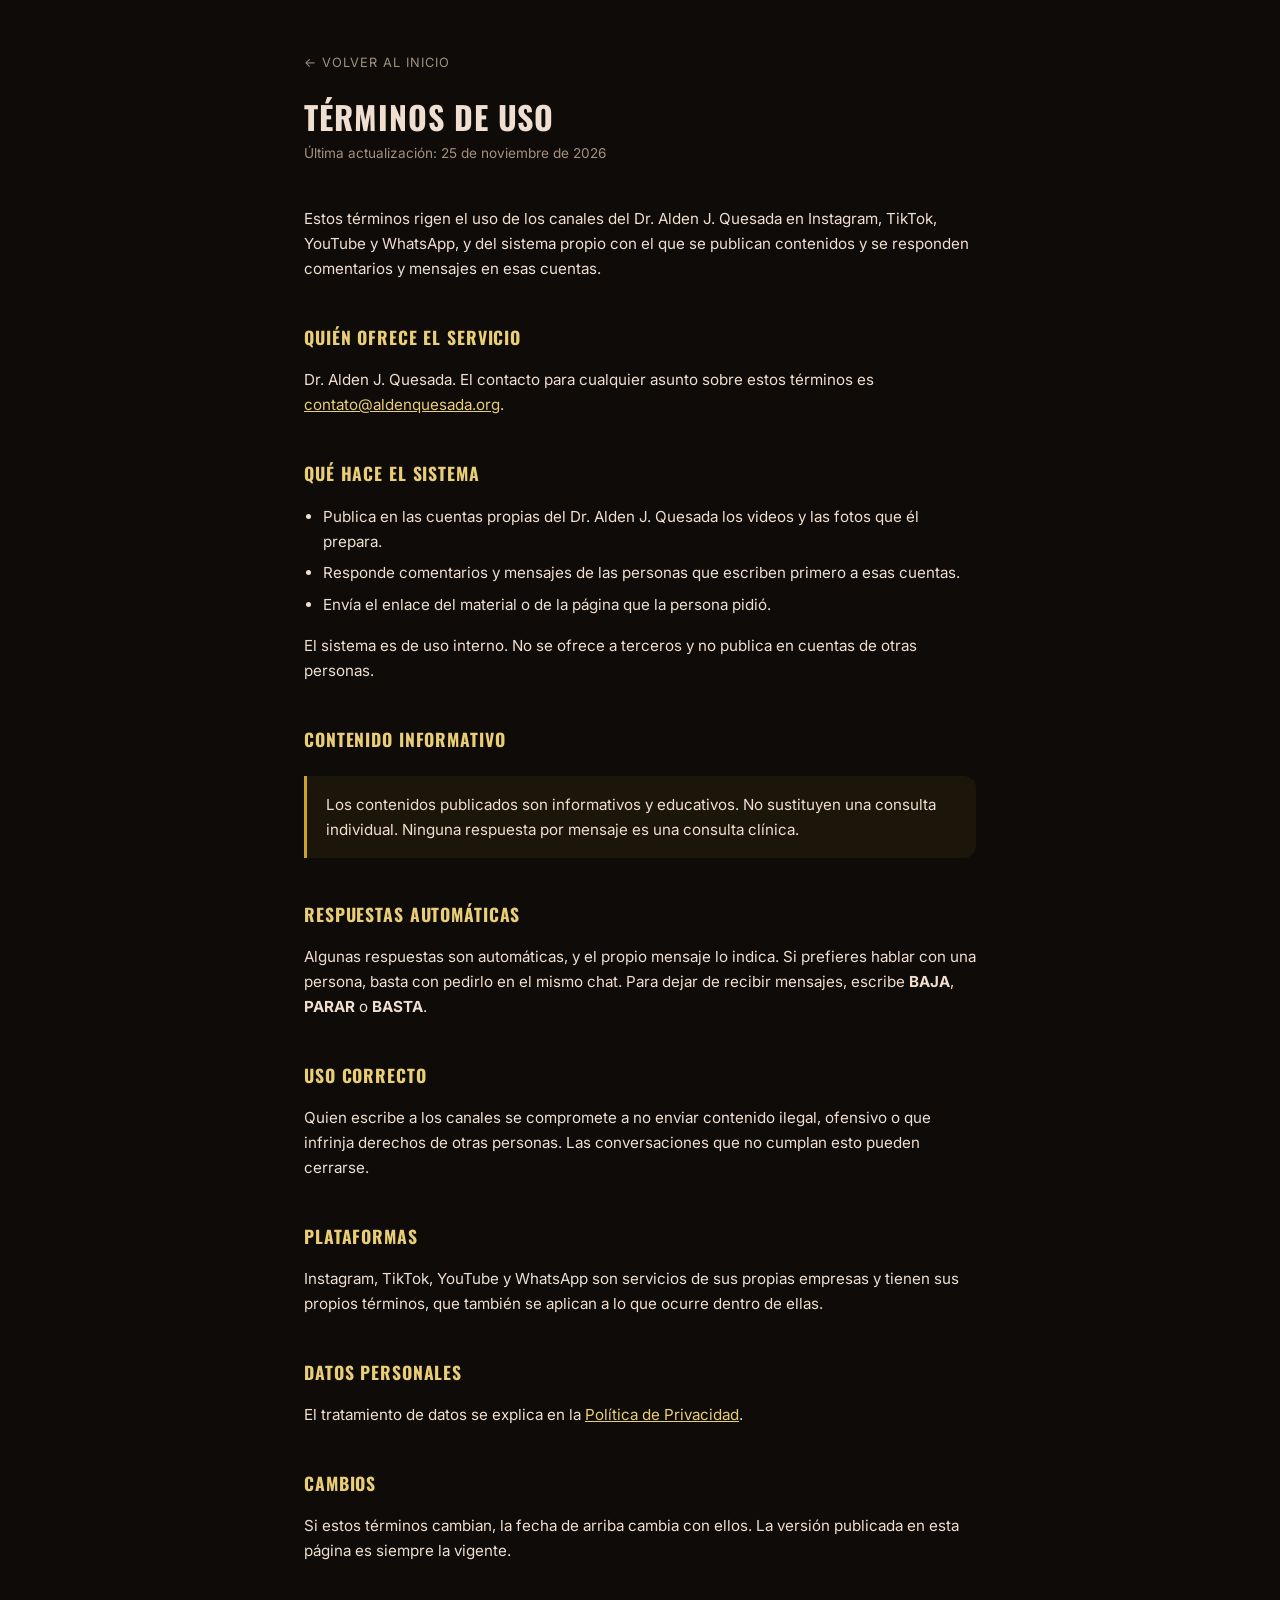
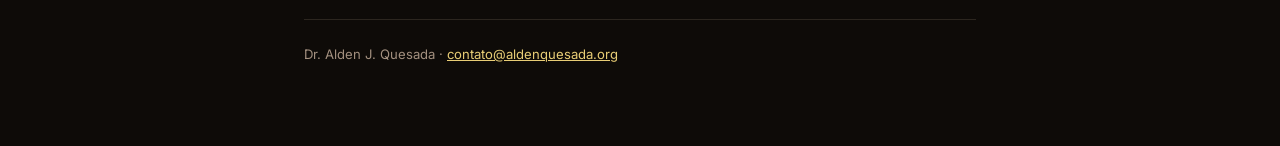
<file: terminos/index.html>
<!DOCTYPE html>
<html lang="es">
<head>
<meta charset="utf-8">
<meta name="viewport" content="width=device-width, initial-scale=1, viewport-fit=cover">
<title>Términos de Uso · Dr. Alden J. Quesada</title>
<meta name="description" content="Condiciones de uso de los canales y del sistema de publicación y mensajes del Dr. Alden J. Quesada.">
<meta name="theme-color" content="#0e0b08">
<meta name="robots" content="index, follow">

<meta property="og:type" content="website">
<meta property="og:url" content="https://aldenquesada.github.io/terminos/">
<meta property="og:site_name" content="Dr. Alden J. Quesada">
<meta property="og:locale" content="es_ES">
<meta property="og:title" content="Términos de Uso">
<meta property="og:description" content="Condiciones de uso de los canales y del sistema.">

<link rel="icon" href="../img/social/favicon.png" sizes="64x64">
<link rel="preconnect" href="https://fonts.googleapis.com">
<link rel="preconnect" href="https://fonts.gstatic.com" crossorigin>
<link href="https://fonts.googleapis.com/css2?family=Inter:wght@400;500;600;700&family=Oswald:wght@500;600;700&display=swap" rel="stylesheet">
<link rel="stylesheet" href="../css/tokens.css?v=30">

<style>
  /* Página de texto legal. Usa os tokens do site, mas não os cards: aqui o
     trabalho é ser lida inteira, não ser clicada. */
  * { box-sizing: border-box; }
  body {
    margin: 0;
    background: var(--fundo);
    color: var(--texto);
    font-family: var(--fonte-texto);
    line-height: 1.65;
    -webkit-font-smoothing: antialiased;
  }
  .envoltorio {
    max-width: 44rem;
    margin: 0 auto;
    padding: 3rem 1rem 5rem;
  }
  header { margin-bottom: 2.6rem; }
  .volver {
    display: inline-block;
    color: var(--texto-suave);
    text-decoration: none;
    font-size: .8rem;
    letter-spacing: .08em;
    text-transform: uppercase;
    margin-bottom: 1.6rem;
  }
  .volver:hover { color: var(--ouro-claro); }
  h1 {
    font-family: var(--fonte-titulo);
    font-size: 2rem;
    line-height: 1.1;
    letter-spacing: .03em;
    text-transform: uppercase;
    margin: 0 0 .5rem;
    color: var(--texto);
  }
  .fecha { color: var(--texto-suave); font-size: .85rem; margin: 0; }
  h2 {
    font-family: var(--fonte-titulo);
    font-size: 1.1rem;
    letter-spacing: .05em;
    text-transform: uppercase;
    color: var(--ouro-claro);
    margin: 2.6rem 0 .7rem;
  }
  p, li { font-size: .95rem; }
  a { color: var(--ouro-claro); }
  ul { padding-left: 1.2rem; }
  li { margin-bottom: .4rem; }
  .destacado {
    border-left: 3px solid var(--ouro);
    background: rgba(201, 162, 39, .07);
    padding: 1rem 1.2rem;
    border-radius: 0 var(--card-raio) var(--card-raio) 0;
    margin: 1.4rem 0;
  }
  .destacado p { margin: 0; }
  footer {
    margin-top: 3.5rem;
    padding-top: 1.5rem;
    border-top: 1px solid rgba(163, 144, 127, .2);
    color: var(--texto-suave);
    font-size: .82rem;
  }
  @media (max-width: 480px) {
    .envoltorio { padding: 2rem 1rem 3.5rem; }
    h1 { font-size: 1.6rem; }
  }
</style>
</head>
<body>
<div class="envoltorio">

<header>
  <a class="volver" href="../">← Volver al inicio</a>
  <h1>Términos de Uso</h1>
  <p class="fecha">Última actualización: 25 de noviembre de 2026</p>
</header>

<p>
  Estos términos rigen el uso de los canales del Dr. Alden J. Quesada en Instagram, TikTok,
  YouTube y WhatsApp, y del sistema propio con el que se publican contenidos y se responden
  comentarios y mensajes en esas cuentas.
</p>

<h2>Quién ofrece el servicio</h2>
<p>
  Dr. Alden J. Quesada. El contacto para cualquier asunto sobre estos términos es
  <a href="mailto:contato@aldenquesada.org">contato@aldenquesada.org</a>.
</p>

<h2>Qué hace el sistema</h2>
<ul>
  <li>Publica en las cuentas propias del Dr. Alden J. Quesada los videos y las fotos que él prepara.</li>
  <li>Responde comentarios y mensajes de las personas que escriben primero a esas cuentas.</li>
  <li>Envía el enlace del material o de la página que la persona pidió.</li>
</ul>
<p>
  El sistema es de uso interno. No se ofrece a terceros y no publica en cuentas de otras personas.
</p>

<h2>Contenido informativo</h2>
<div class="destacado">
  <p>
    Los contenidos publicados son informativos y educativos. No sustituyen una consulta
    individual. Ninguna respuesta por mensaje es una consulta clínica.
  </p>
</div>

<h2>Respuestas automáticas</h2>
<p>
  Algunas respuestas son automáticas, y el propio mensaje lo indica. Si prefieres hablar con
  una persona, basta con pedirlo en el mismo chat. Para dejar de recibir mensajes, escribe
  <strong>BAJA</strong>, <strong>PARAR</strong> o <strong>BASTA</strong>.
</p>

<h2>Uso correcto</h2>
<p>
  Quien escribe a los canales se compromete a no enviar contenido ilegal, ofensivo o que
  infrinja derechos de otras personas. Las conversaciones que no cumplan esto pueden cerrarse.
</p>

<h2>Plataformas</h2>
<p>
  Instagram, TikTok, YouTube y WhatsApp son servicios de sus propias empresas y tienen sus
  propios términos, que también se aplican a lo que ocurre dentro de ellas.
</p>

<h2>Datos personales</h2>
<p>
  El tratamiento de datos se explica en la
  <a href="../privacidad/">Política de Privacidad</a>.
</p>

<h2>Cambios</h2>
<p>
  Si estos términos cambian, la fecha de arriba cambia con ellos. La versión publicada en
  esta página es siempre la vigente.
</p>

<footer>
  Dr. Alden J. Quesada · <a href="mailto:contato@aldenquesada.org">contato@aldenquesada.org</a>
</footer>

</div>
</body>
</html>
</file>
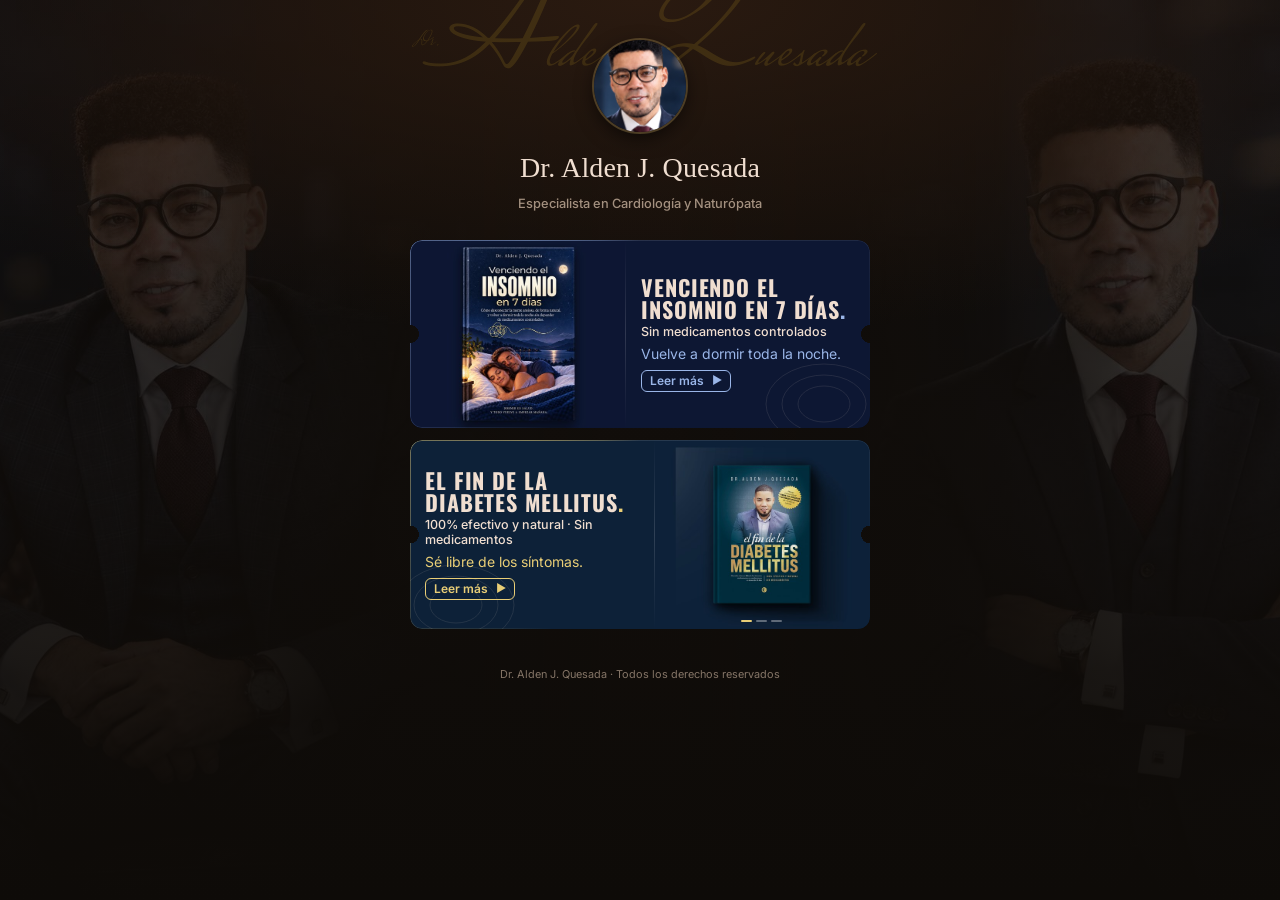
<file: vivirconsalud/index.html>
<!DOCTYPE html>
<html lang="es">
<head>
<meta charset="utf-8">
<meta name="viewport" content="width=device-width, initial-scale=1, viewport-fit=cover">
<!-- Todos os caminhos relativos (css, js, img, dados) saem da raiz do site:
     a vitrine reaproveita a bio principal, sem copiar nenhum arquivo. -->
<base href="/">
<title>Vivir con Salud · Dr. Alden J. Quesada</title>
<meta name="description" content="Libros del Dr. Alden J. Quesada: insomnio y diabetes.">
<meta name="theme-color" content="#120e0b">

<meta property="og:type" content="website">
<meta property="og:url" content="https://aldenquesada.github.io/vivirconsalud/">
<meta property="og:site_name" content="Vivir con Salud">
<meta property="og:locale" content="es_ES">
<meta property="og:title" content="Vivir con Salud · Dr. Alden J. Quesada">
<meta property="og:description" content="Libros del Dr. Alden J. Quesada: insomnio y diabetes.">
<meta property="og:image" content="https://aldenquesada.github.io/img/social/og.jpg">
<meta property="og:image:width" content="1200">
<meta property="og:image:height" content="630">

<link rel="icon" href="img/social/favicon.png" sizes="64x64">
<link rel="apple-touch-icon" href="img/social/apple-touch-icon.png">
<link rel="preconnect" href="https://fonts.googleapis.com">
<link rel="preconnect" href="https://fonts.gstatic.com" crossorigin>
<link href="https://fonts.googleapis.com/css2?family=Inter:wght@400;500;600;700&family=Mrs+Saint+Delafield&family=Oswald:wght@500;600;700&display=swap" rel="stylesheet">

<link rel="stylesheet" href="css/tokens.css?v=30">
<link rel="stylesheet" href="css/base.css?v=30">
<link rel="stylesheet" href="css/cards.css?v=34">
</head>
<body>

<div class="cenario" aria-hidden="true"></div>

<!-- Montado por js/render.js a partir de dados/vivirconsalud/*.json. -->
<div class="pagina">
  <header class="perfil" id="perfil" hidden></header>
  <main class="vitrine" id="vitrine" aria-label="Enlaces"></main>
  <footer class="pie" id="pie" hidden></footer>
</div>

<!-- id = utm_campaign de tudo que sai daqui; dados = pasta do conteudo. -->
<script>window.VITRINE = { id: 'vivirconsalud', dados: 'dados/vivirconsalud/' };</script>
<script src="js/vitrine.js?v=1"></script>
<script src="js/medicao-config.js?v=30"></script>
<script src="js/utm.js?v=30"></script>
<script src="js/rastreio.js?v=20"></script>
<script src="js/render.js?v=35"></script>
<script>Rastreio.iniciar({ url: MEDICAO.url, anon: MEDICAO.anon, quizId: MEDICAO.quizId,
                           prefixo: 'vit_', site: window.VITRINE.id });</script>
</body>
</html>
</file>
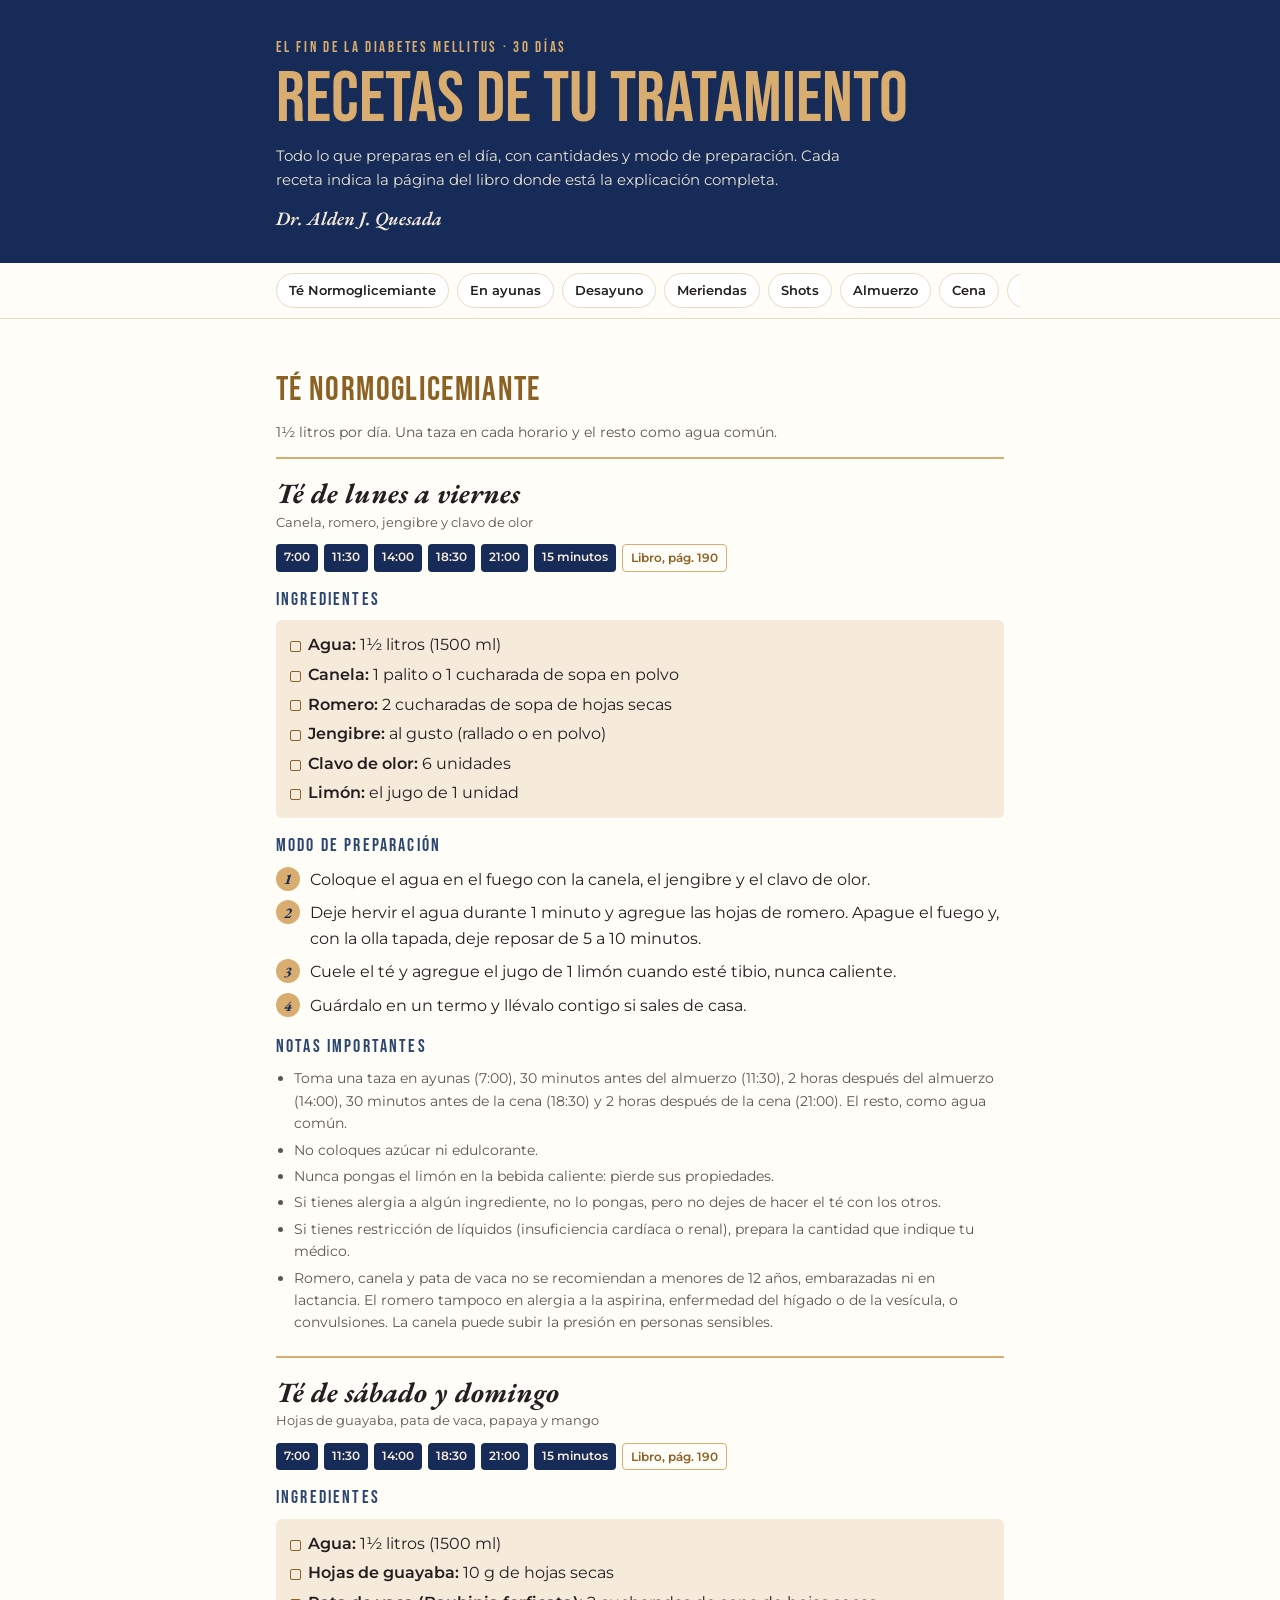
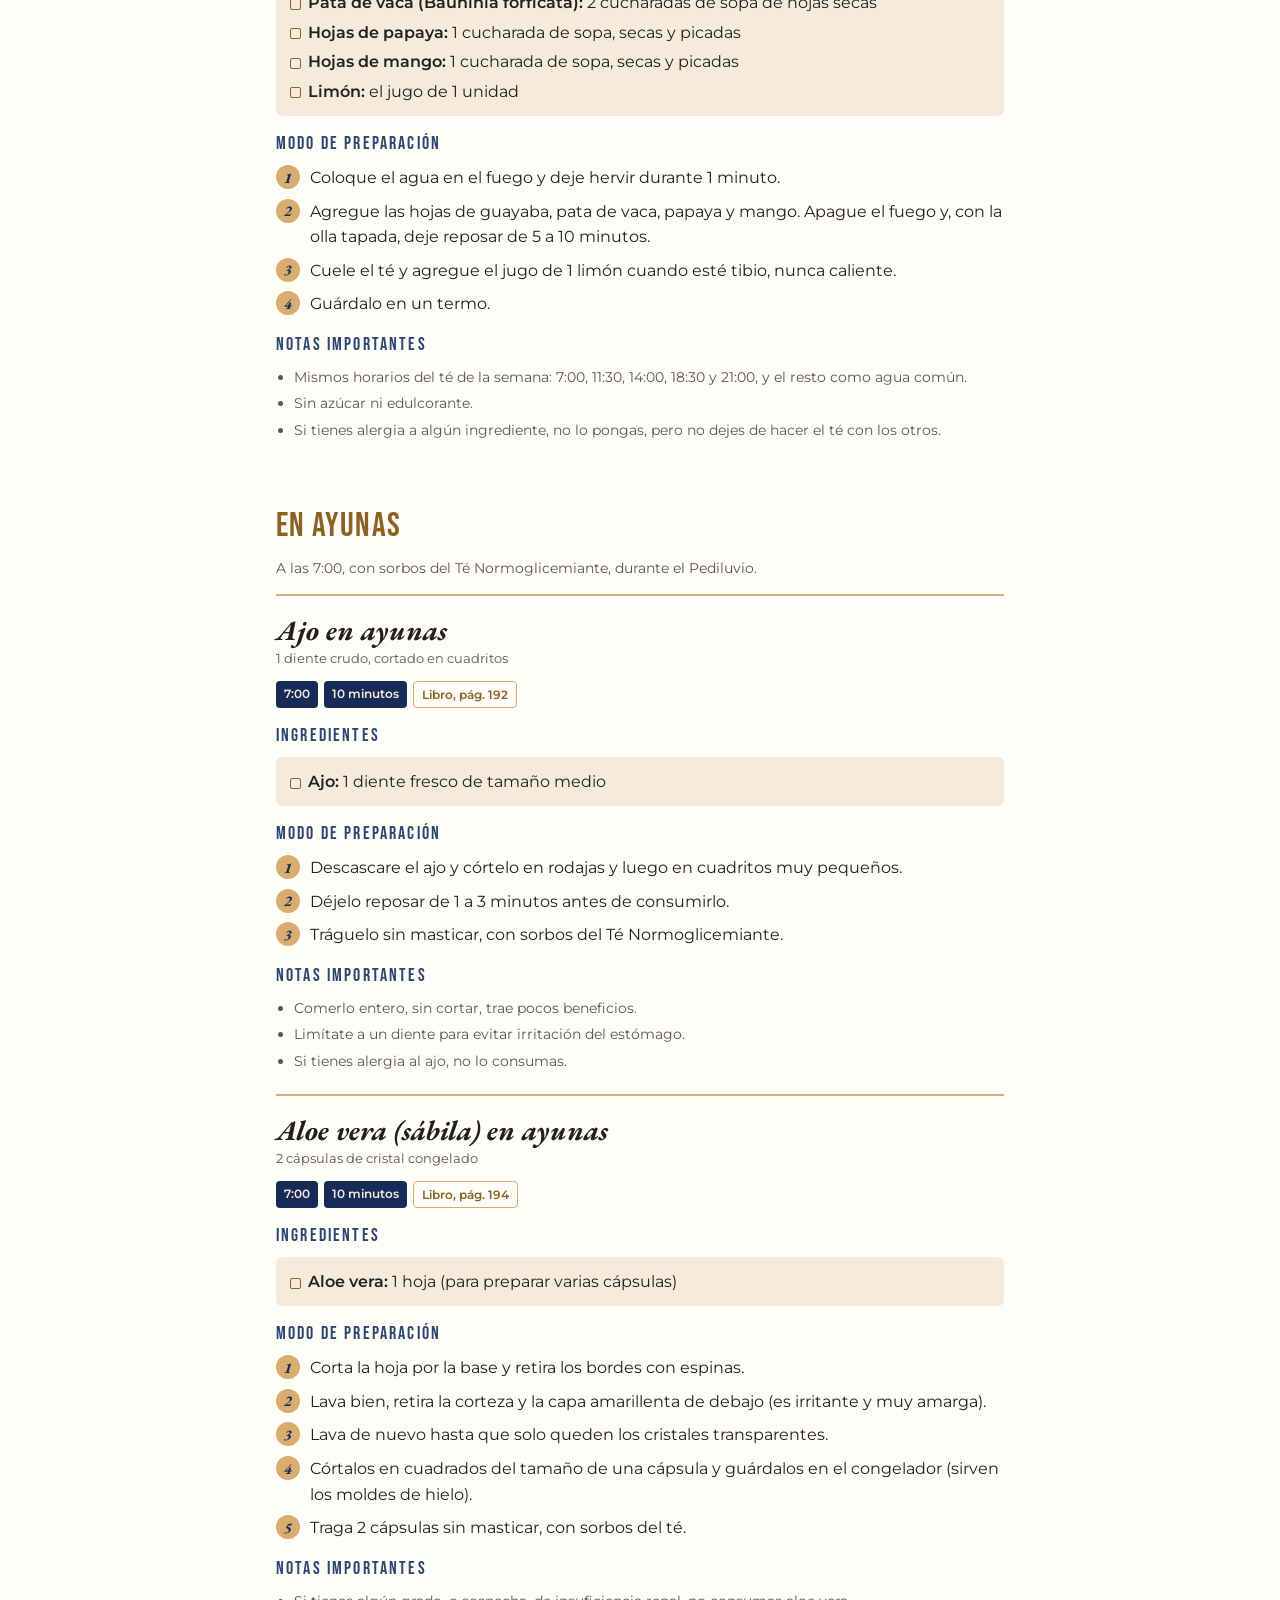
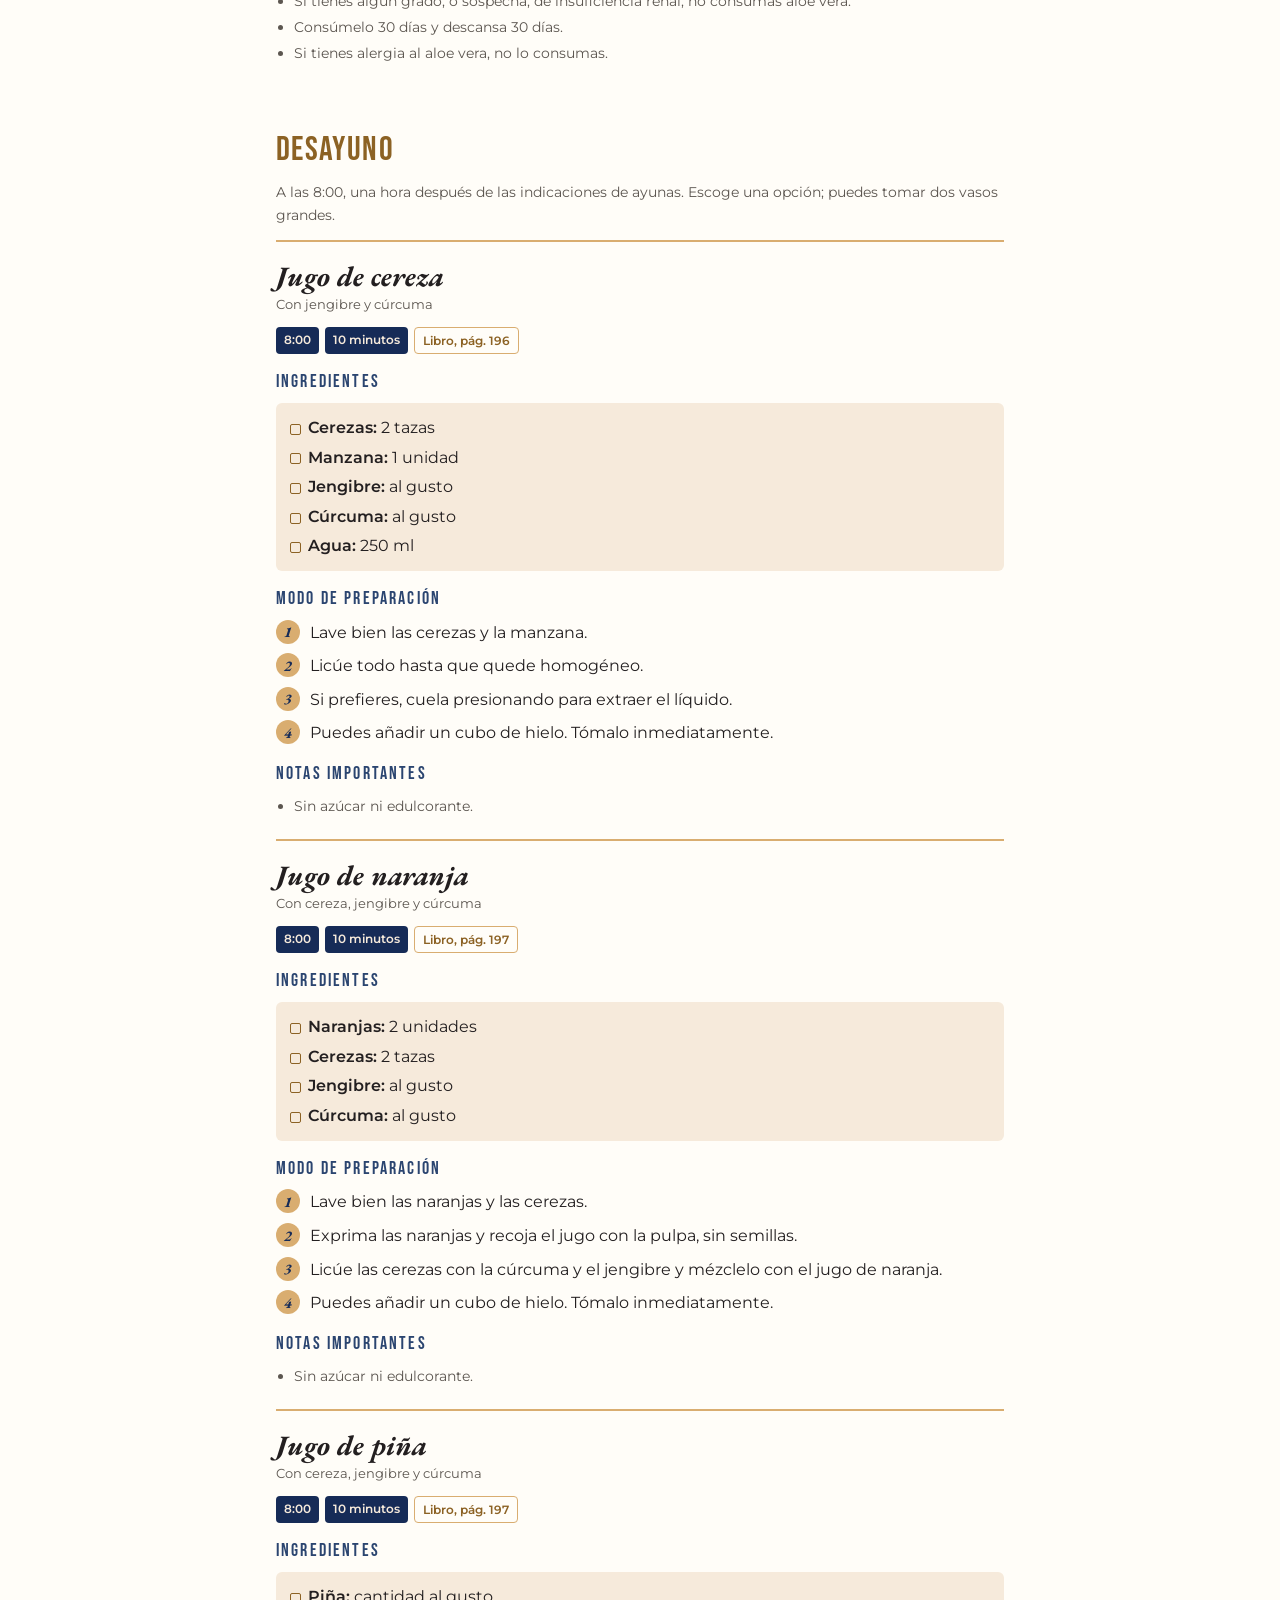
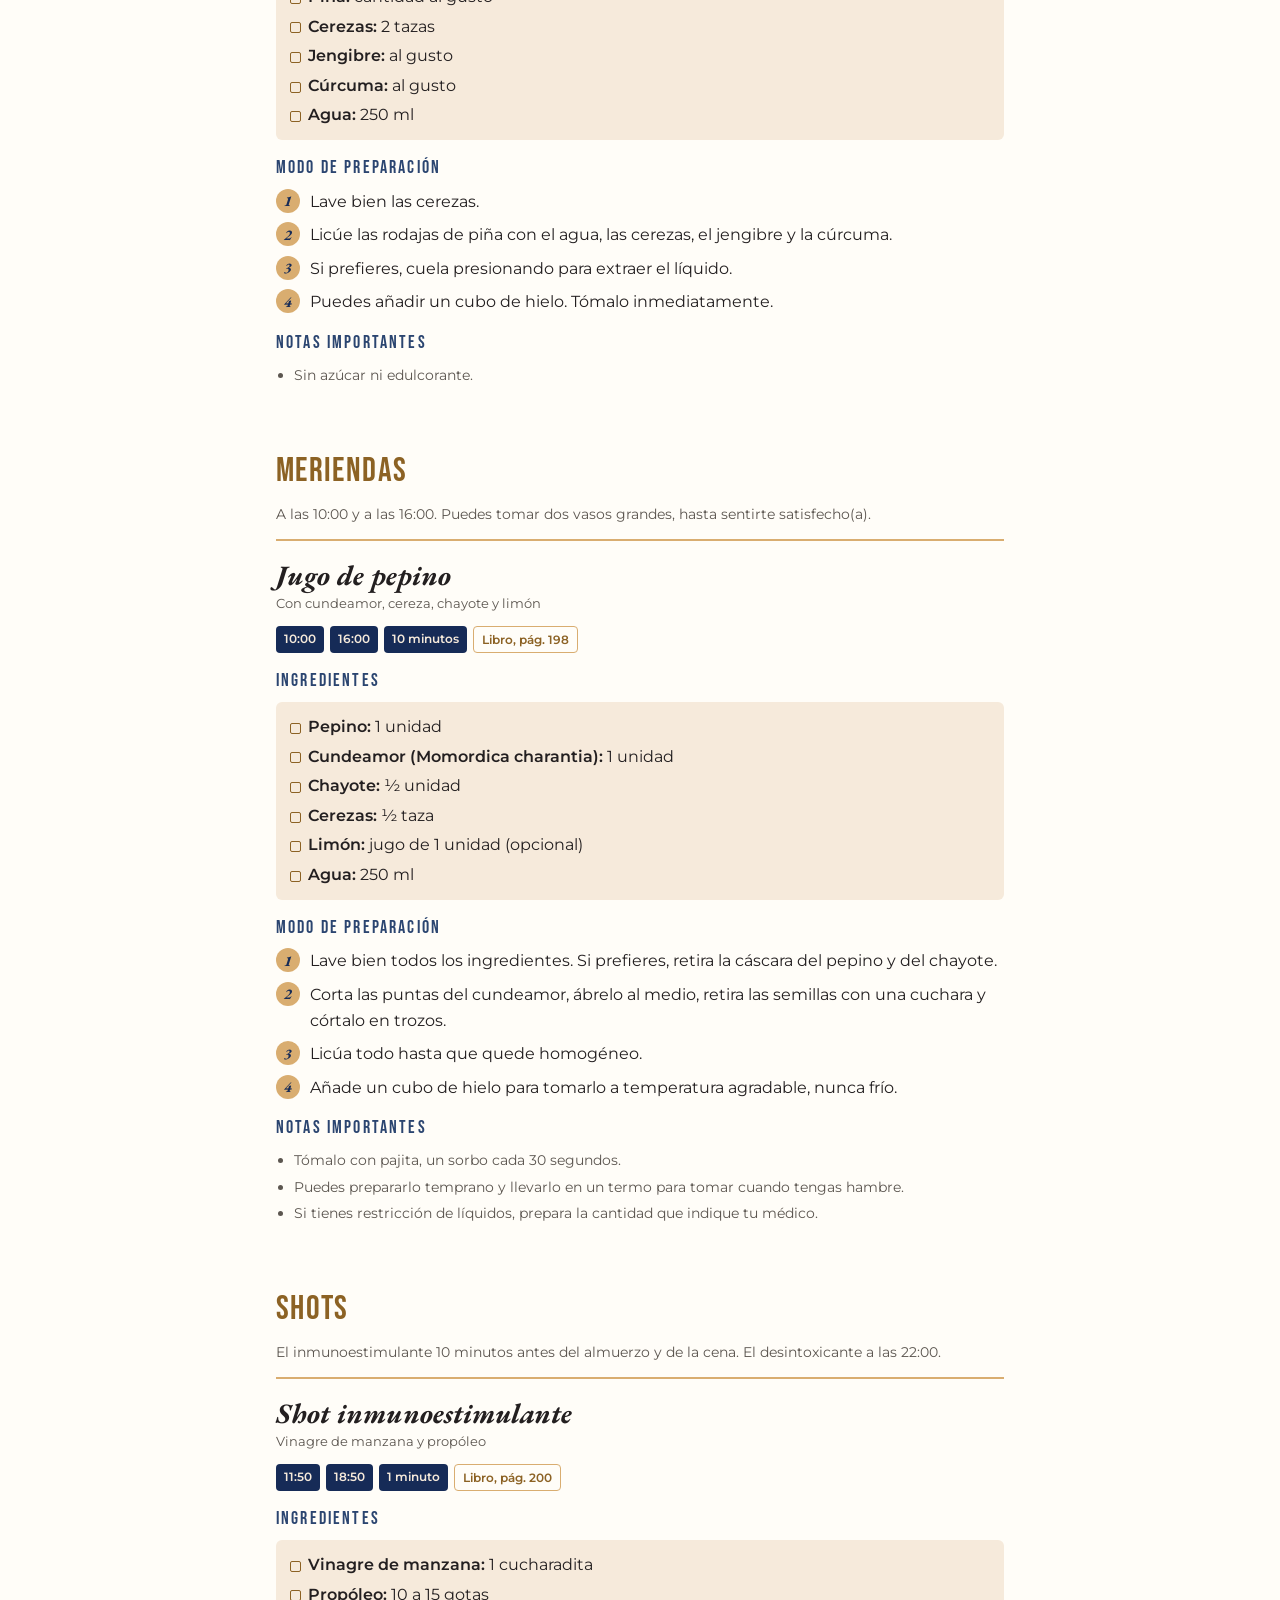
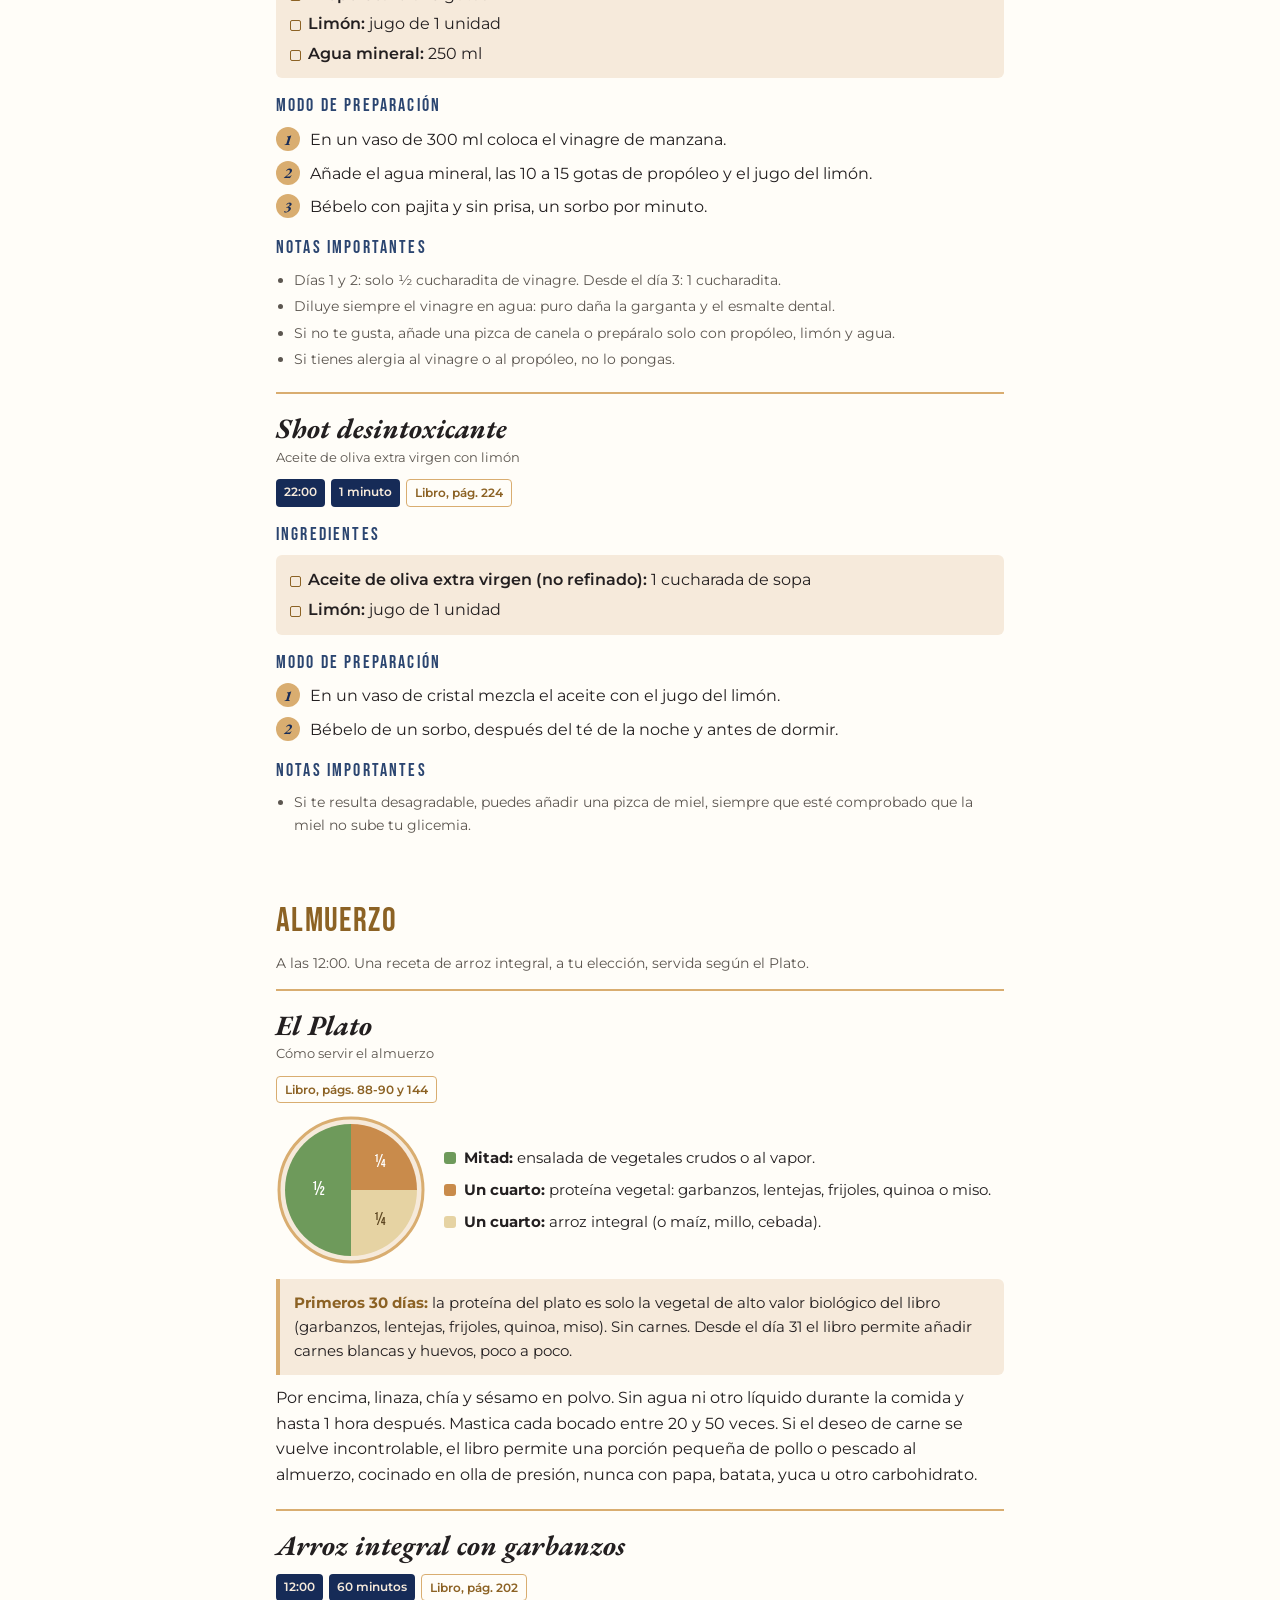
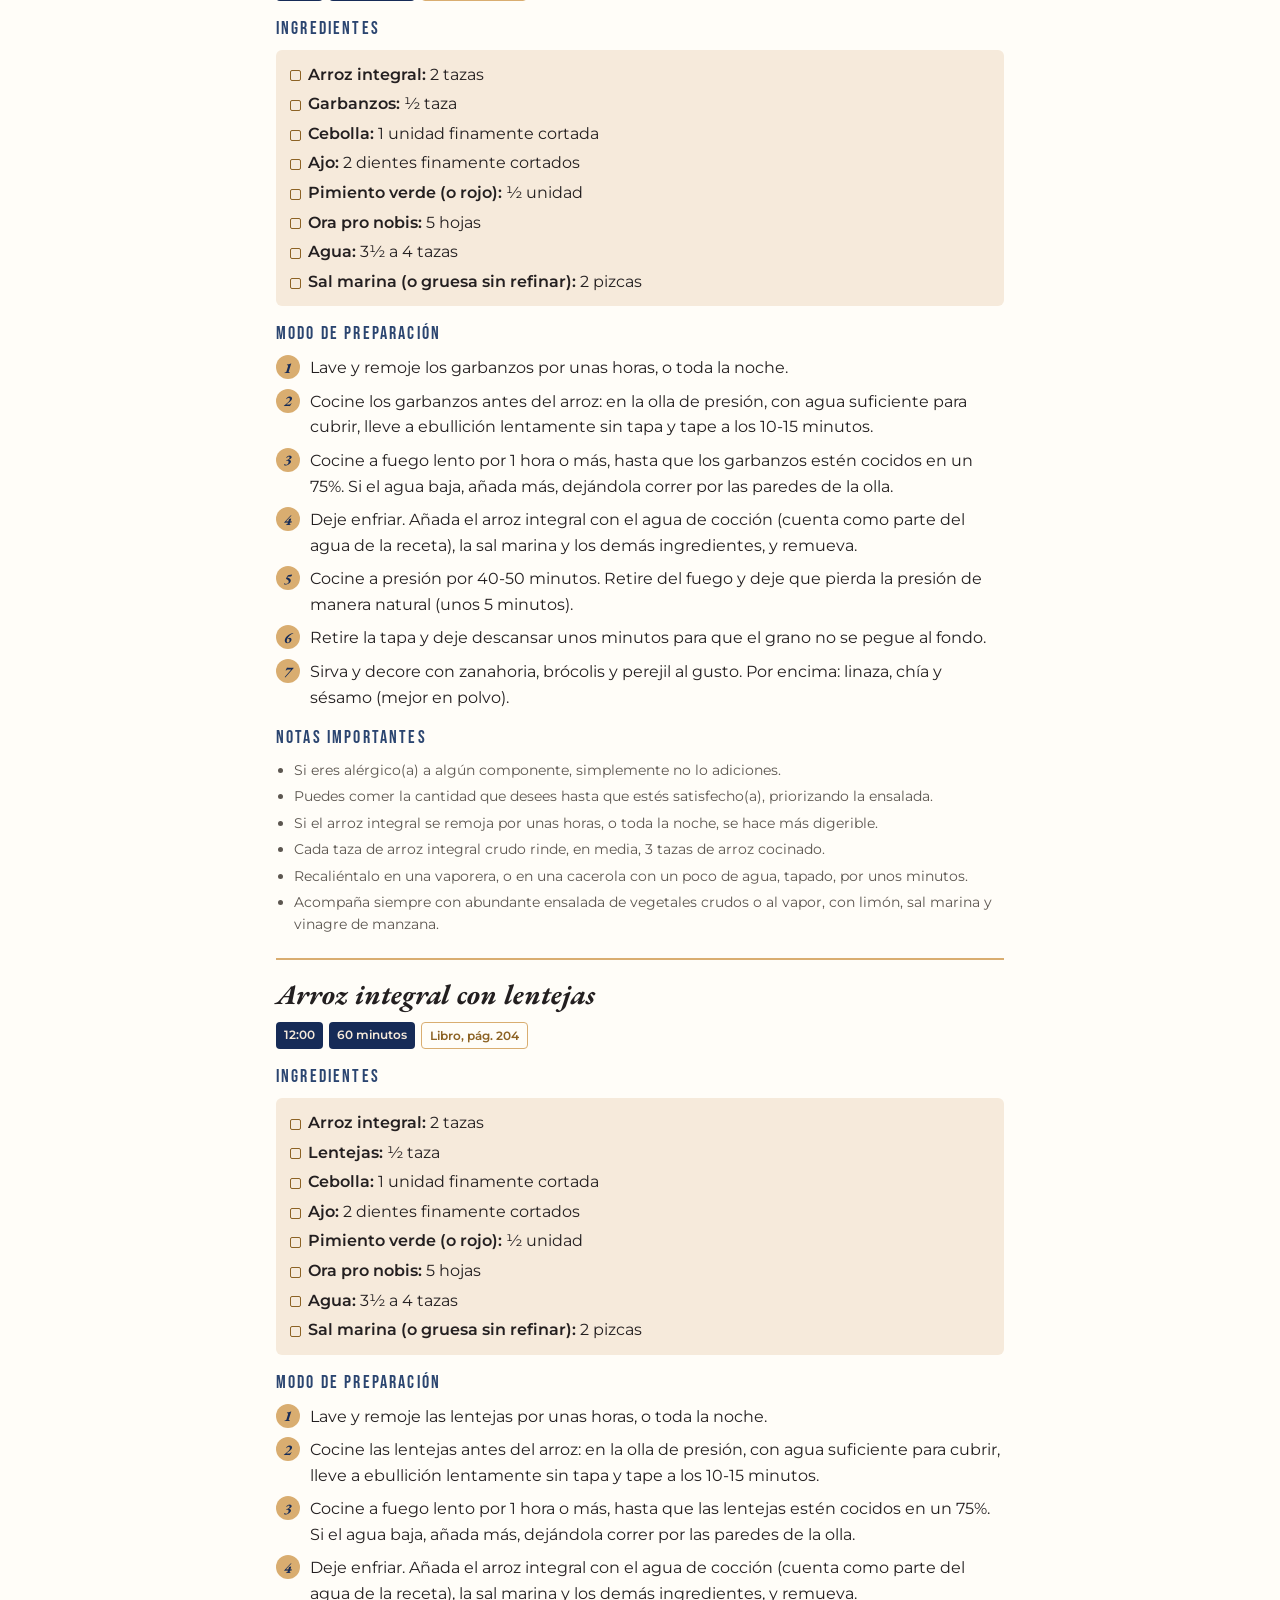
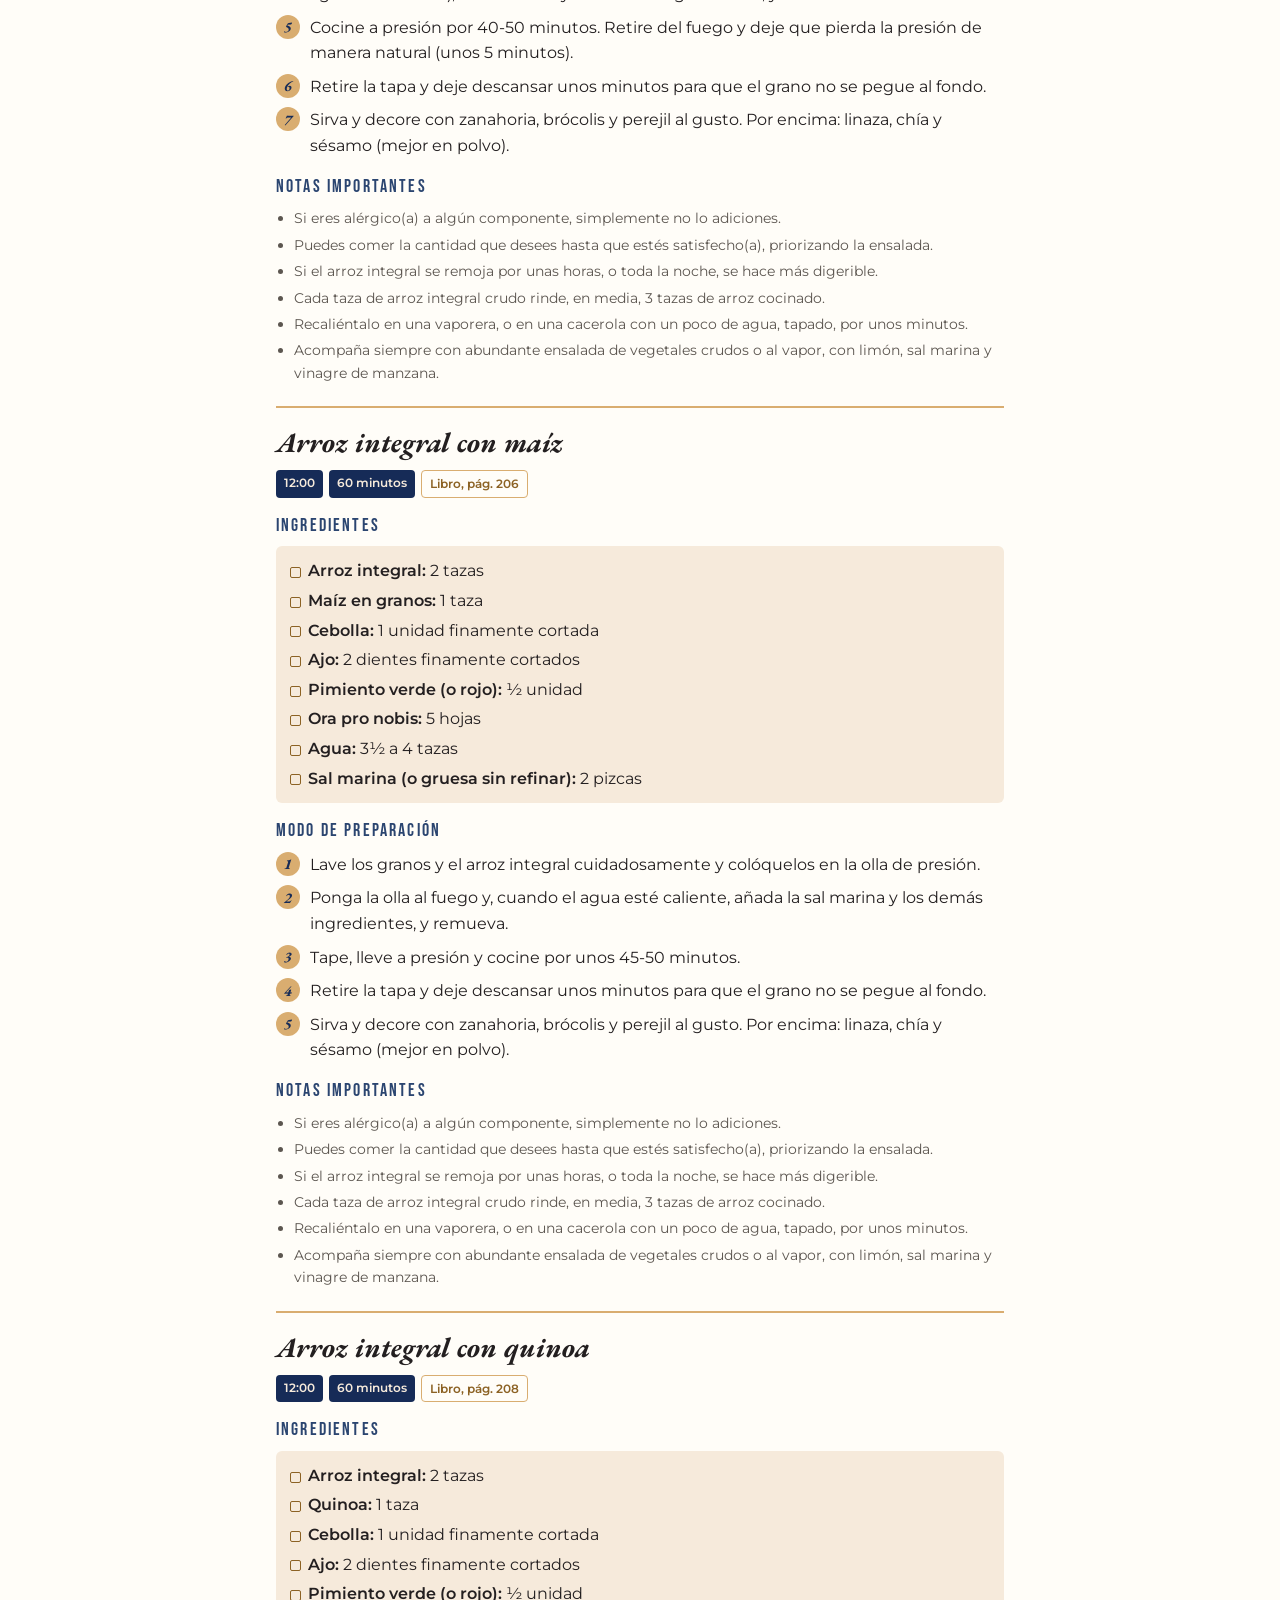
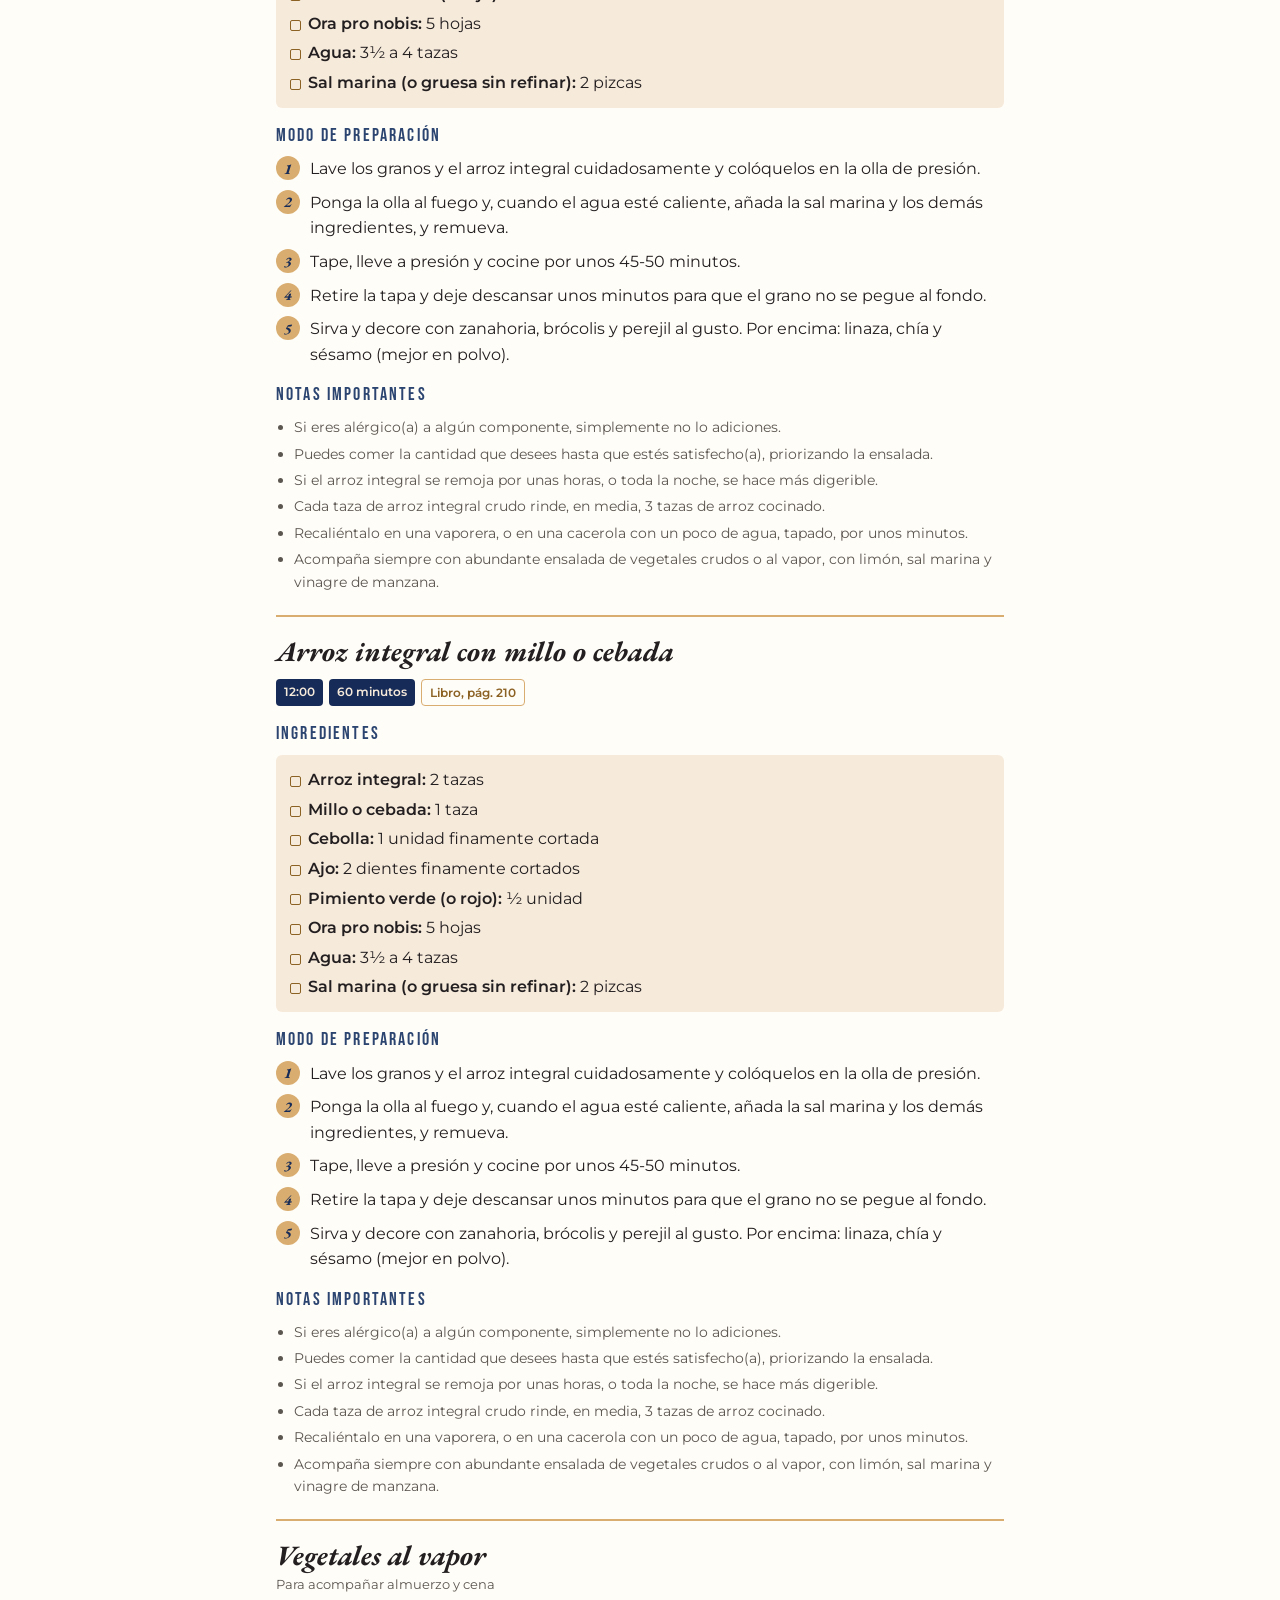
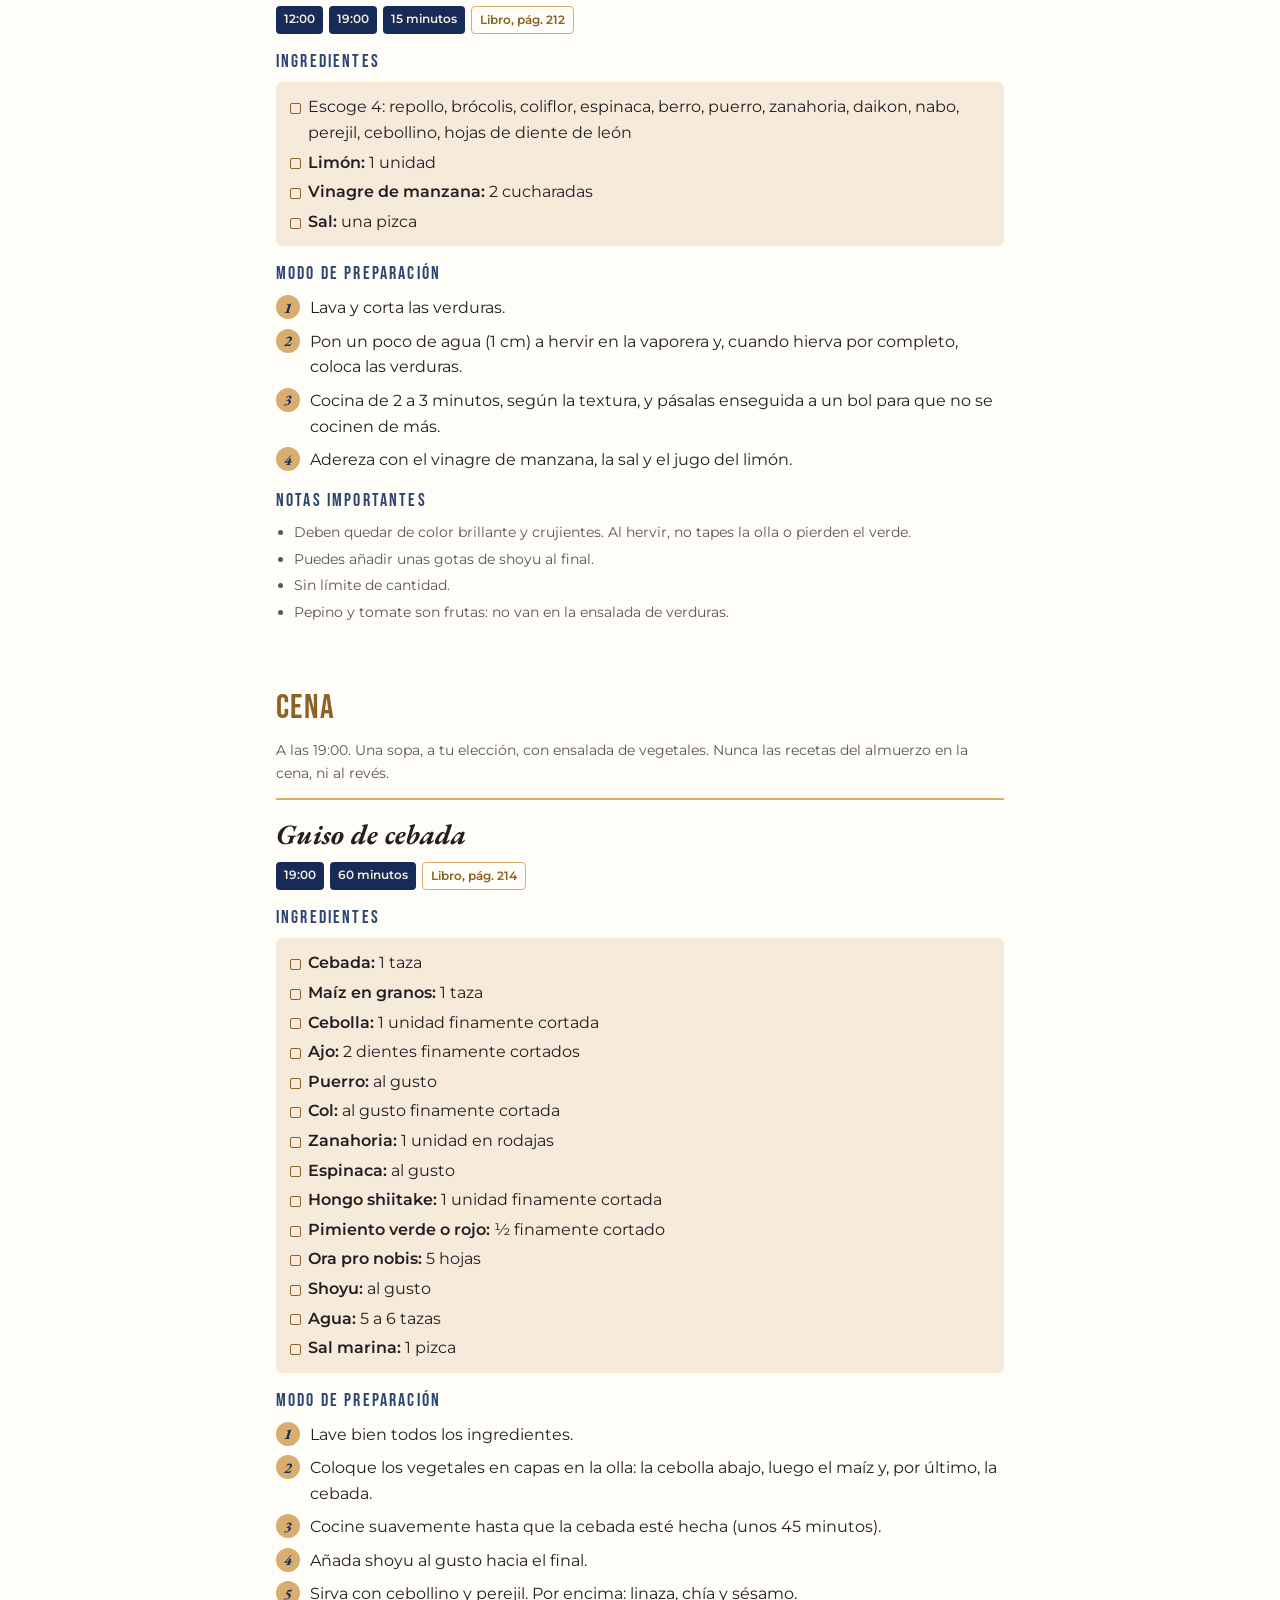
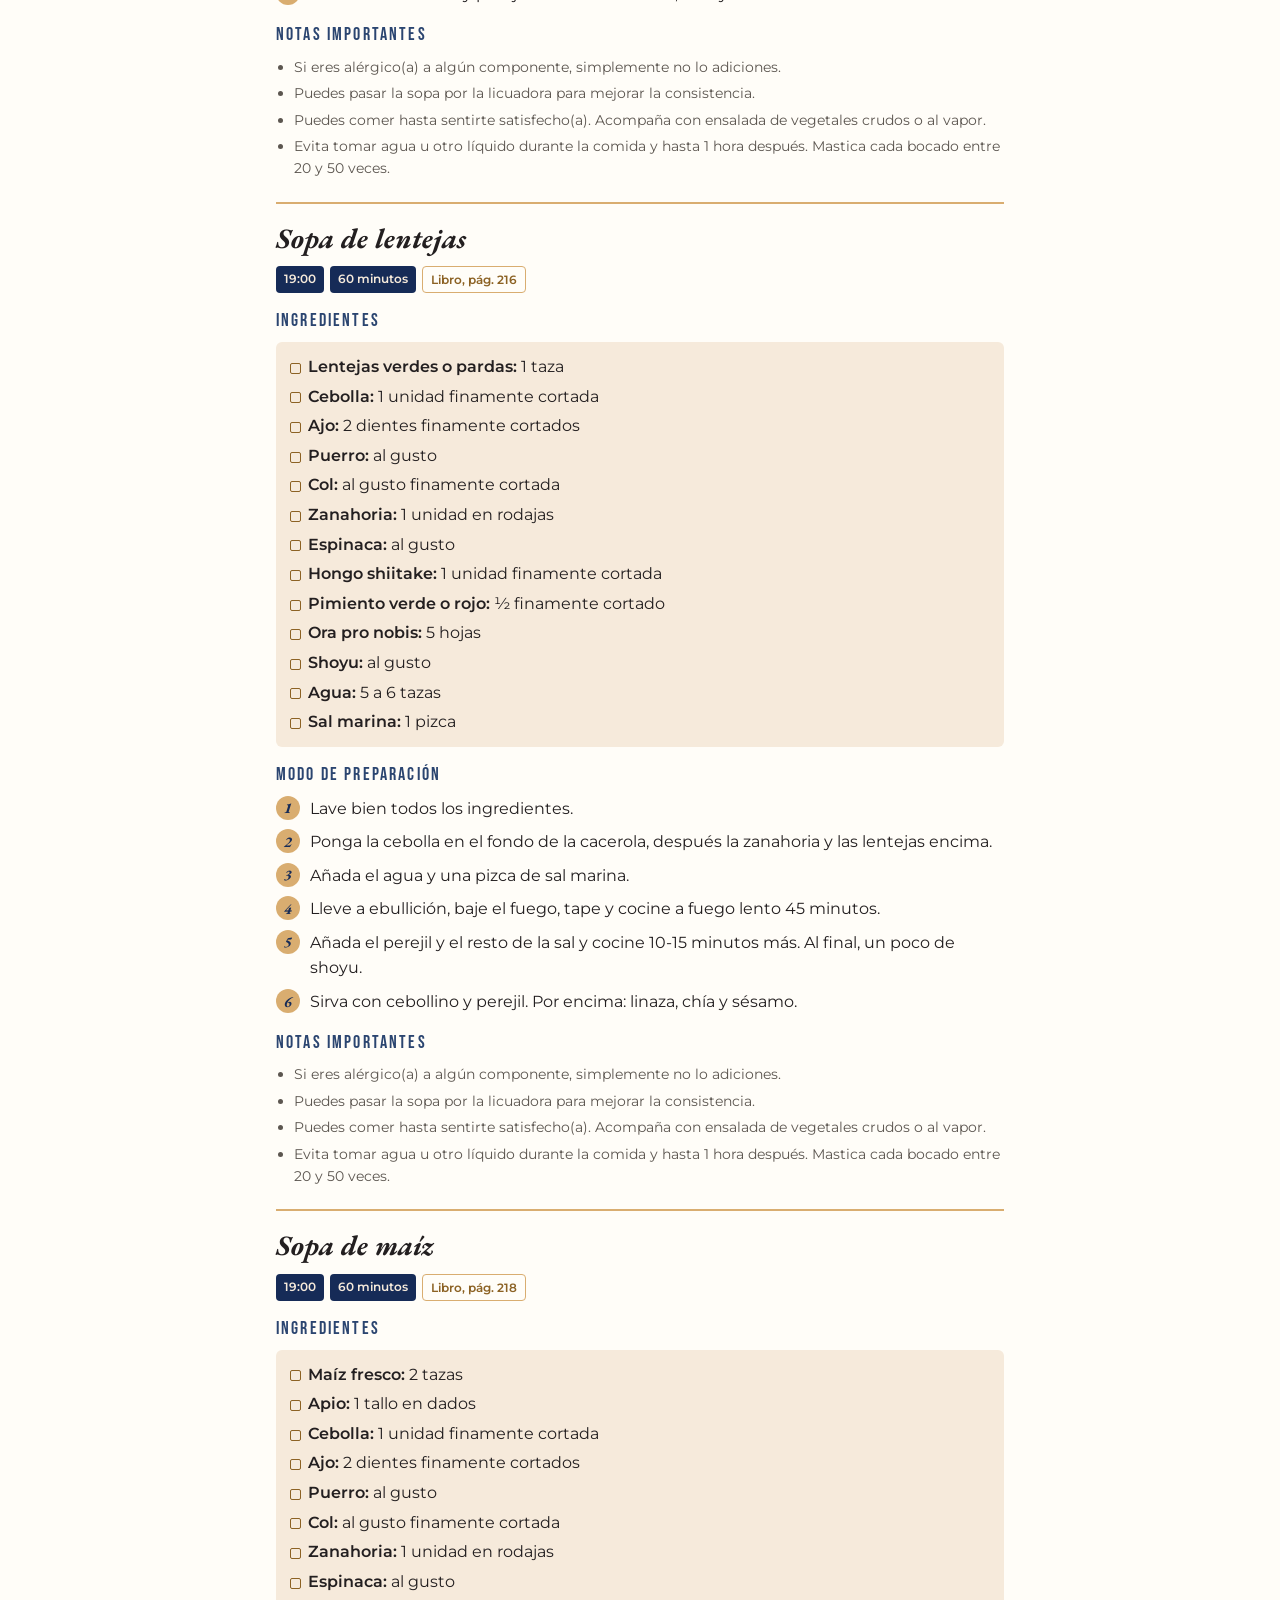
<file: recetas/diabetes/index.html>
<!doctype html><html><head><meta charset=utf8><meta name="robots" content="noindex"><meta name=viewport content="width=device-width,initial-scale=1,viewport-fit=cover"><style>:root{color-scheme:light;box-sizing:border-box;padding-top:env(safe-area-inset-top,0px);padding-bottom:env(safe-area-inset-bottom,0px)}html{scroll-padding-top:env(safe-area-inset-top,0px)}body{margin:0;padding:0;font:14px -apple-system,BlinkMacSystemFont,sans-serif;background:#fff;color:#000}img{max-width:100%}[hidden]:not([hidden=until-found i]){display:none!important}</style></head><body>
<title>Recetas del Tratamiento</title>

<link rel="preconnect" href="https://fonts.googleapis.com">
<link rel="preconnect" href="https://fonts.gstatic.com" crossorigin>
<link rel="stylesheet" href="https://fonts.googleapis.com/css2?family=Bebas+Neue&family=EB+Garamond:ital,wght@1,600;1,700&family=Montserrat:wght@400;500;600;700&display=swap">
<style>
/* Layout: una columna de lectura (celular primero), índice fijo de categorías arriba, cada receta es una ficha con ancla propia */
:root{
  --paper:#FFFDF8;
  --ink:#231F20;
  --muted:#5C5650;
  --night:#162B57;
  --blue:#2B4570;
  --gold:#D9AD70;
  --gold-ink:#8C6224;
  --cream:#F6EADB;
  --line:#E8DCC8;
  --chip:#FFFFFF;
  --f-display:"Bebas Neue","Oswald","Arial Narrow",sans-serif;
  --f-serif:"EB Garamond","Garamond","Georgia",serif;
  --f-body:"Montserrat","Helvetica Neue",Arial,sans-serif;
}
@media (prefers-color-scheme: dark){:root:not([data-theme="light"]){
  --paper:#0F1B36;--ink:#F2ECE2;--muted:#B9B2A6;--night:#0A1430;--blue:#9DB3DA;--gold:#E2BC85;--gold-ink:#E2BC85;--cream:#182848;--line:#2A3B62;--chip:#14244A;color-scheme:dark}}
:root[data-theme="dark"]{--paper:#0F1B36;--ink:#F2ECE2;--muted:#B9B2A6;--night:#0A1430;--blue:#9DB3DA;--gold:#E2BC85;--gold-ink:#E2BC85;--cream:#182848;--line:#2A3B62;--chip:#14244A;color-scheme:dark}

*{box-sizing:border-box}
body{background:var(--paper);color:var(--ink);font-family:var(--f-body);font-size:16px;line-height:1.6}
body::before{content:"";position:fixed;inset:0 0 auto;height:env(safe-area-inset-top,0px);z-index:10;background:var(--night)}
.wrap{max-width:760px;margin:0 auto;padding-left:max(16px,env(safe-area-inset-left,0px));padding-right:max(16px,env(safe-area-inset-right,0px))}

header.hero{background:#162B57;color:#F6EADB}
header.hero .wrap{padding-block:36px 28px}
.eyebrow{font-family:var(--f-display);letter-spacing:.18em;font-size:15px;color:#D9AD70}
.hero h1{font-family:var(--f-display);font-weight:400;font-size:clamp(44px,11vw,72px);line-height:.95;margin:6px 0 10px;color:#D9AD70;text-wrap:balance}
.hero p{margin:0;max-width:60ch;font-size:15px;color:#E9E1D4}
.hero .by{font-family:var(--f-serif);font-style:italic;font-weight:600;font-size:19px;color:#F6EADB;margin-top:12px}

nav.cats{position:sticky;top:env(safe-area-inset-top,0px);z-index:5;background:var(--paper);border-bottom:1px solid var(--line)}
nav.cats .wrap{display:flex;gap:8px;overflow-x:auto;padding-block:10px;scrollbar-width:none}
nav.cats a{flex:0 0 auto;font-size:13px;font-weight:600;text-decoration:none;color:var(--ink);background:var(--chip);border:1px solid var(--line);border-radius:999px;padding:6px 12px}
nav.cats a:focus-visible,nav.cats a:hover{border-color:var(--gold);outline:none}

main .wrap{padding-block:8px 48px}
.cat{margin-top:36px}
.cat > h2{font-family:var(--f-display);font-weight:400;font-size:34px;letter-spacing:.04em;color:var(--gold-ink);margin:0 0 4px}
.cat > .cat-intro{color:var(--muted);font-size:14px;margin:0 0 14px}

.ficha{scroll-margin-top:calc(64px + env(safe-area-inset-top,0px));border-top:2px solid var(--gold);padding:18px 0 22px}
.ficha:target{background:linear-gradient(var(--cream),var(--cream));border-radius:4px;padding-inline:14px}
.ficha h3{font-family:var(--f-serif);font-style:italic;font-weight:700;font-size:28px;line-height:1.15;margin:0;color:var(--ink);text-wrap:balance}
.ficha .sub{font-size:13px;color:var(--muted);margin-top:2px}
.meta{display:flex;flex-wrap:wrap;gap:6px;margin:12px 0 4px}
.meta span{font-size:12px;font-weight:600;background:var(--night);color:#F6EADB;border-radius:4px;padding:3px 8px}
.meta span.pg{background:transparent;color:var(--gold-ink);border:1px solid var(--gold)}
.ficha p{margin:10px 0 0;max-width:65ch}
.blk{margin-top:14px}
.blk h4{font-family:var(--f-display);font-weight:400;font-size:18px;letter-spacing:.12em;margin:0 0 6px;color:var(--blue)}
.ing{list-style:none;margin:0;padding:12px 14px;background:var(--cream);border-radius:6px;display:grid;gap:4px}
.ing li{padding-left:18px;position:relative}
.ing li::before{content:"";position:absolute;left:0;top:.55em;width:9px;height:9px;border:1.5px solid var(--gold-ink);border-radius:2px}
.ing b{font-weight:600}
ol.steps{margin:0;padding:0;list-style:none;counter-reset:s;display:grid;gap:8px}
ol.steps li{counter-increment:s;position:relative;padding-left:34px}
ol.steps li::before{content:counter(s);position:absolute;left:0;top:0;width:24px;height:24px;border-radius:50%;background:var(--gold);color:#162B57;font-family:var(--f-serif);font-style:italic;font-weight:700;font-size:15px;display:grid;place-items:center;line-height:1}
ul.notes{margin:0;padding-left:18px;color:var(--muted);font-size:14px;display:grid;gap:4px}
.callout{margin-top:14px;padding:12px 14px;border-left:4px solid var(--gold);background:var(--cream);border-radius:0 6px 6px 0;font-size:15px}
.callout b{color:var(--gold-ink)}

.plato{display:grid;grid-template-columns:150px 1fr;gap:18px;align-items:center;margin-top:12px}
.plato svg{width:150px;height:150px;max-width:100%}
.plato ul{margin:0;padding:0;list-style:none;display:grid;gap:8px;font-size:15px}
.plato .sw{display:inline-block;width:12px;height:12px;border-radius:3px;margin-right:8px;vertical-align:-1px}
@media (max-width:460px){.plato{grid-template-columns:1fr;justify-items:center}}

.bici{display:grid;grid-template-columns:repeat(5,minmax(0,1fr));gap:6px;margin-top:10px}
.bici div{background:var(--cream);border-radius:6px;text-align:center;padding:6px 2px;font-variant-numeric:tabular-nums}
.bici small{display:block;font-size:11px;color:var(--muted)}
.bici strong{font-family:var(--f-display);font-weight:400;font-size:22px;color:var(--ink);letter-spacing:.02em}
.bici div.meta30{background:var(--night)}
.bici div.meta30 small,.bici div.meta30 strong{color:#F6EADB}

footer{border-top:1px solid var(--line)}
footer .wrap{padding-block:22px 40px;font-size:13px;color:var(--muted)}
footer b{color:var(--ink)}
@media (prefers-reduced-motion:no-preference){html{scroll-behavior:smooth}}
</style>

<header class="hero">
  <div class="wrap">
    <div class="eyebrow">El fin de la Diabetes Mellitus · 30 días</div>
    <h1>Recetas de tu tratamiento</h1>
    <p>Todo lo que preparas en el día, con cantidades y modo de preparación. Cada receta indica la página del libro donde está la explicación completa.</p>
    <div class="by">Dr. Alden J. Quesada</div>
  </div>
</header>

<nav class="cats" aria-label="Categorías">
  <div class="wrap" id="nav"></div>
</nav>

<main><div class="wrap" id="contenido"></div></main>

<footer><div class="wrap">
  <p><b>Fuente:</b> libro <i>El fin de la Diabetes Mellitus</i>, Dr. Alden J. Quesada. Los números de página se refieren al libro.</p>
  <p>Si tienes alergia a algún ingrediente, no lo uses y prepara la receta con los demás. No cambies tu medicación por cuenta propia: el ajuste se hace en consulta.</p>
  <p>@aldenquesada.dr</p>
</div></footer>

<script>
const NOTAS_ARROZ = [
  "Si eres alérgico(a) a algún componente, simplemente no lo adiciones.",
  "Puedes comer la cantidad que desees hasta que estés satisfecho(a), priorizando la ensalada.",
  "Si el arroz integral se remoja por unas horas, o toda la noche, se hace más digerible.",
  "Cada taza de arroz integral crudo rinde, en media, 3 tazas de arroz cocinado.",
  "Recaliéntalo en una vaporera, o en una cacerola con un poco de agua, tapado, por unos minutos.",
  "Acompaña siempre con abundante ensalada de vegetales crudos o al vapor, con limón, sal marina y vinagre de manzana."
];
const ING_ARROZ = x => ["<b>Arroz integral:</b> 2 tazas", x, "<b>Cebolla:</b> 1 unidad finamente cortada", "<b>Ajo:</b> 2 dientes finamente cortados", "<b>Pimiento verde (o rojo):</b> ½ unidad", "<b>Ora pro nobis:</b> 5 hojas", "<b>Agua:</b> 3½ a 4 tazas", "<b>Sal marina (o gruesa sin refinar):</b> 2 pizcas"];
const PASOS_LEGUMBRE = n => [
  `Lave y remoje ${n} por unas horas, o toda la noche.`,
  `Cocine ${n} antes del arroz: en la olla de presión, con agua suficiente para cubrir, lleve a ebullición lentamente sin tapa y tape a los 10-15 minutos.`,
  `Cocine a fuego lento por 1 hora o más, hasta que ${n} estén cocidos en un 75%. Si el agua baja, añada más, dejándola correr por las paredes de la olla.`,
  `Deje enfriar. Añada el arroz integral con el agua de cocción (cuenta como parte del agua de la receta), la sal marina y los demás ingredientes, y remueva.`,
  "Cocine a presión por 40-50 minutos. Retire del fuego y deje que pierda la presión de manera natural (unos 5 minutos).",
  "Retire la tapa y deje descansar unos minutos para que el grano no se pegue al fondo.",
  "Sirva y decore con zanahoria, brócolis y perejil al gusto. Por encima: linaza, chía y sésamo (mejor en polvo)."
];
const PASOS_GRANO = [
  "Lave los granos y el arroz integral cuidadosamente y colóquelos en la olla de presión.",
  "Ponga la olla al fuego y, cuando el agua esté caliente, añada la sal marina y los demás ingredientes, y remueva.",
  "Tape, lleve a presión y cocine por unos 45-50 minutos.",
  "Retire la tapa y deje descansar unos minutos para que el grano no se pegue al fondo.",
  "Sirva y decore con zanahoria, brócolis y perejil al gusto. Por encima: linaza, chía y sésamo (mejor en polvo)."
];
const NOTAS_SOPA = [
  "Si eres alérgico(a) a algún componente, simplemente no lo adiciones.",
  "Puedes pasar la sopa por la licuadora para mejorar la consistencia.",
  "Puedes comer hasta sentirte satisfecho(a). Acompaña con ensalada de vegetales crudos o al vapor.",
  "Evita tomar agua u otro líquido durante la comida y hasta 1 hora después. Mastica cada bocado entre 20 y 50 veces."
];
const BASE_SOPA = ["<b>Cebolla:</b> 1 unidad finamente cortada","<b>Ajo:</b> 2 dientes finamente cortados","<b>Puerro:</b> al gusto","<b>Col:</b> al gusto finamente cortada","<b>Zanahoria:</b> 1 unidad en rodajas","<b>Espinaca:</b> al gusto","<b>Hongo shiitake:</b> 1 unidad finamente cortada","<b>Pimiento verde o rojo:</b> ½ finamente cortado","<b>Ora pro nobis:</b> 5 hojas","<b>Shoyu:</b> al gusto"];

const CATS = [
 {id:"te", nombre:"Té Normoglicemiante", intro:"1½ litros por día. Una taza en cada horario y el resto como agua común.", fichas:[
  {id:"te-semana", t:"Té de lunes a viernes", sub:"Canela, romero, jengibre y clavo de olor", when:["7:00","11:30","14:00","18:30","21:00"], time:"15 minutos", pg:"Libro, pág. 190",
   ing:["<b>Agua:</b> 1½ litros (1500 ml)","<b>Canela:</b> 1 palito o 1 cucharada de sopa en polvo","<b>Romero:</b> 2 cucharadas de sopa de hojas secas","<b>Jengibre:</b> al gusto (rallado o en polvo)","<b>Clavo de olor:</b> 6 unidades","<b>Limón:</b> el jugo de 1 unidad"],
   steps:["Coloque el agua en el fuego con la canela, el jengibre y el clavo de olor.","Deje hervir el agua durante 1 minuto y agregue las hojas de romero. Apague el fuego y, con la olla tapada, deje reposar de 5 a 10 minutos.","Cuele el té y agregue el jugo de 1 limón cuando esté tibio, nunca caliente.","Guárdalo en un termo y llévalo contigo si sales de casa."],
   notes:["Toma una taza en ayunas (7:00), 30 minutos antes del almuerzo (11:30), 2 horas después del almuerzo (14:00), 30 minutos antes de la cena (18:30) y 2 horas después de la cena (21:00). El resto, como agua común.","No coloques azúcar ni edulcorante.","Nunca pongas el limón en la bebida caliente: pierde sus propiedades.","Si tienes alergia a algún ingrediente, no lo pongas, pero no dejes de hacer el té con los otros.","Si tienes restricción de líquidos (insuficiencia cardíaca o renal), prepara la cantidad que indique tu médico.","Romero, canela y pata de vaca no se recomiendan a menores de 12 años, embarazadas ni en lactancia. El romero tampoco en alergia a la aspirina, enfermedad del hígado o de la vesícula, o convulsiones. La canela puede subir la presión en personas sensibles."]},
  {id:"te-finde", t:"Té de sábado y domingo", sub:"Hojas de guayaba, pata de vaca, papaya y mango", when:["7:00","11:30","14:00","18:30","21:00"], time:"15 minutos", pg:"Libro, pág. 190",
   ing:["<b>Agua:</b> 1½ litros (1500 ml)","<b>Hojas de guayaba:</b> 10 g de hojas secas","<b>Pata de vaca (Bauhinia forficata):</b> 2 cucharadas de sopa de hojas secas","<b>Hojas de papaya:</b> 1 cucharada de sopa, secas y picadas","<b>Hojas de mango:</b> 1 cucharada de sopa, secas y picadas","<b>Limón:</b> el jugo de 1 unidad"],
   steps:["Coloque el agua en el fuego y deje hervir durante 1 minuto.","Agregue las hojas de guayaba, pata de vaca, papaya y mango. Apague el fuego y, con la olla tapada, deje reposar de 5 a 10 minutos.","Cuele el té y agregue el jugo de 1 limón cuando esté tibio, nunca caliente.","Guárdalo en un termo."],
   notes:["Mismos horarios del té de la semana: 7:00, 11:30, 14:00, 18:30 y 21:00, y el resto como agua común.","Sin azúcar ni edulcorante.","Si tienes alergia a algún ingrediente, no lo pongas, pero no dejes de hacer el té con los otros."]}
 ]},
 {id:"ayunas", nombre:"En ayunas", intro:"A las 7:00, con sorbos del Té Normoglicemiante, durante el Pediluvio.", fichas:[
  {id:"ajo", t:"Ajo en ayunas", sub:"1 diente crudo, cortado en cuadritos", when:["7:00"], time:"10 minutos", pg:"Libro, pág. 192",
   ing:["<b>Ajo:</b> 1 diente fresco de tamaño medio"],
   steps:["Descascare el ajo y córtelo en rodajas y luego en cuadritos muy pequeños.","Déjelo reposar de 1 a 3 minutos antes de consumirlo.","Tráguelo sin masticar, con sorbos del Té Normoglicemiante."],
   notes:["Comerlo entero, sin cortar, trae pocos beneficios.","Limítate a un diente para evitar irritación del estómago.","Si tienes alergia al ajo, no lo consumas."]},
  {id:"aloe", t:"Aloe vera (sábila) en ayunas", sub:"2 cápsulas de cristal congelado", when:["7:00"], time:"10 minutos", pg:"Libro, pág. 194",
   ing:["<b>Aloe vera:</b> 1 hoja (para preparar varias cápsulas)"],
   steps:["Corta la hoja por la base y retira los bordes con espinas.","Lava bien, retira la corteza y la capa amarillenta de debajo (es irritante y muy amarga).","Lava de nuevo hasta que solo queden los cristales transparentes.","Córtalos en cuadrados del tamaño de una cápsula y guárdalos en el congelador (sirven los moldes de hielo).","Traga 2 cápsulas sin masticar, con sorbos del té."],
   notes:["Si tienes algún grado, o sospecha, de insuficiencia renal, no consumas aloe vera.","Consúmelo 30 días y descansa 30 días.","Si tienes alergia al aloe vera, no lo consumas."]}
 ]},
 {id:"desayuno", nombre:"Desayuno", intro:"A las 8:00, una hora después de las indicaciones de ayunas. Escoge una opción; puedes tomar dos vasos grandes.", fichas:[
  {id:"jugo-cereza", t:"Jugo de cereza", sub:"Con jengibre y cúrcuma", when:["8:00"], time:"10 minutos", pg:"Libro, pág. 196",
   ing:["<b>Cerezas:</b> 2 tazas","<b>Manzana:</b> 1 unidad","<b>Jengibre:</b> al gusto","<b>Cúrcuma:</b> al gusto","<b>Agua:</b> 250 ml"],
   steps:["Lave bien las cerezas y la manzana.","Licúe todo hasta que quede homogéneo.","Si prefieres, cuela presionando para extraer el líquido.","Puedes añadir un cubo de hielo. Tómalo inmediatamente."], notes:["Sin azúcar ni edulcorante."]},
  {id:"jugo-naranja", t:"Jugo de naranja", sub:"Con cereza, jengibre y cúrcuma", when:["8:00"], time:"10 minutos", pg:"Libro, pág. 197",
   ing:["<b>Naranjas:</b> 2 unidades","<b>Cerezas:</b> 2 tazas","<b>Jengibre:</b> al gusto","<b>Cúrcuma:</b> al gusto"],
   steps:["Lave bien las naranjas y las cerezas.","Exprima las naranjas y recoja el jugo con la pulpa, sin semillas.","Licúe las cerezas con la cúrcuma y el jengibre y mézclelo con el jugo de naranja.","Puedes añadir un cubo de hielo. Tómalo inmediatamente."], notes:["Sin azúcar ni edulcorante."]},
  {id:"jugo-pina", t:"Jugo de piña", sub:"Con cereza, jengibre y cúrcuma", when:["8:00"], time:"10 minutos", pg:"Libro, pág. 197",
   ing:["<b>Piña:</b> cantidad al gusto","<b>Cerezas:</b> 2 tazas","<b>Jengibre:</b> al gusto","<b>Cúrcuma:</b> al gusto","<b>Agua:</b> 250 ml"],
   steps:["Lave bien las cerezas.","Licúe las rodajas de piña con el agua, las cerezas, el jengibre y la cúrcuma.","Si prefieres, cuela presionando para extraer el líquido.","Puedes añadir un cubo de hielo. Tómalo inmediatamente."], notes:["Sin azúcar ni edulcorante."]}
 ]},
 {id:"meriendas", nombre:"Meriendas", intro:"A las 10:00 y a las 16:00. Puedes tomar dos vasos grandes, hasta sentirte satisfecho(a).", fichas:[
  {id:"jugo-pepino", t:"Jugo de pepino", sub:"Con cundeamor, cereza, chayote y limón", when:["10:00","16:00"], time:"10 minutos", pg:"Libro, pág. 198",
   ing:["<b>Pepino:</b> 1 unidad","<b>Cundeamor (Momordica charantia):</b> 1 unidad","<b>Chayote:</b> ½ unidad","<b>Cerezas:</b> ½ taza","<b>Limón:</b> jugo de 1 unidad (opcional)","<b>Agua:</b> 250 ml"],
   steps:["Lave bien todos los ingredientes. Si prefieres, retira la cáscara del pepino y del chayote.","Corta las puntas del cundeamor, ábrelo al medio, retira las semillas con una cuchara y córtalo en trozos.","Licúa todo hasta que quede homogéneo.","Añade un cubo de hielo para tomarlo a temperatura agradable, nunca frío."],
   notes:["Tómalo con pajita, un sorbo cada 30 segundos.","Puedes prepararlo temprano y llevarlo en un termo para tomar cuando tengas hambre.","Si tienes restricción de líquidos, prepara la cantidad que indique tu médico."]}
 ]},
 {id:"shots", nombre:"Shots", intro:"El inmunoestimulante 10 minutos antes del almuerzo y de la cena. El desintoxicante a las 22:00.", fichas:[
  {id:"shot-inmuno", t:"Shot inmunoestimulante", sub:"Vinagre de manzana y propóleo", when:["11:50","18:50"], time:"1 minuto", pg:"Libro, pág. 200",
   ing:["<b>Vinagre de manzana:</b> 1 cucharadita","<b>Propóleo:</b> 10 a 15 gotas","<b>Limón:</b> jugo de 1 unidad","<b>Agua mineral:</b> 250 ml"],
   steps:["En un vaso de 300 ml coloca el vinagre de manzana.","Añade el agua mineral, las 10 a 15 gotas de propóleo y el jugo del limón.","Bébelo con pajita y sin prisa, un sorbo por minuto."],
   notes:["Días 1 y 2: solo ½ cucharadita de vinagre. Desde el día 3: 1 cucharadita.","Diluye siempre el vinagre en agua: puro daña la garganta y el esmalte dental.","Si no te gusta, añade una pizca de canela o prepáralo solo con propóleo, limón y agua.","Si tienes alergia al vinagre o al propóleo, no lo pongas."]},
  {id:"shot-detox", t:"Shot desintoxicante", sub:"Aceite de oliva extra virgen con limón", when:["22:00"], time:"1 minuto", pg:"Libro, pág. 224",
   ing:["<b>Aceite de oliva extra virgen (no refinado):</b> 1 cucharada de sopa","<b>Limón:</b> jugo de 1 unidad"],
   steps:["En un vaso de cristal mezcla el aceite con el jugo del limón.","Bébelo de un sorbo, después del té de la noche y antes de dormir."],
   notes:["Si te resulta desagradable, puedes añadir una pizca de miel, siempre que esté comprobado que la miel no sube tu glicemia."]}
 ]},
 {id:"almuerzo", nombre:"Almuerzo", intro:"A las 12:00. Una receta de arroz integral, a tu elección, servida según el Plato.", fichas:[
  {id:"plato", t:"El Plato", sub:"Cómo servir el almuerzo", pg:"Libro, págs. 88-90 y 144", plato:true},
  {id:"arroz-garbanzos", t:"Arroz integral con garbanzos", when:["12:00"], time:"60 minutos", pg:"Libro, pág. 202", ing:ING_ARROZ("<b>Garbanzos:</b> ½ taza"), steps:PASOS_LEGUMBRE("los garbanzos"), notes:NOTAS_ARROZ},
  {id:"arroz-lentejas", t:"Arroz integral con lentejas", when:["12:00"], time:"60 minutos", pg:"Libro, pág. 204", ing:ING_ARROZ("<b>Lentejas:</b> ½ taza"), steps:PASOS_LEGUMBRE("las lentejas"), notes:NOTAS_ARROZ},
  {id:"arroz-maiz", t:"Arroz integral con maíz", when:["12:00"], time:"60 minutos", pg:"Libro, pág. 206", ing:ING_ARROZ("<b>Maíz en granos:</b> 1 taza"), steps:PASOS_GRANO, notes:NOTAS_ARROZ},
  {id:"arroz-quinoa", t:"Arroz integral con quinoa", when:["12:00"], time:"60 minutos", pg:"Libro, pág. 208", ing:ING_ARROZ("<b>Quinoa:</b> 1 taza"), steps:PASOS_GRANO, notes:NOTAS_ARROZ},
  {id:"arroz-millo", t:"Arroz integral con millo o cebada", when:["12:00"], time:"60 minutos", pg:"Libro, pág. 210", ing:ING_ARROZ("<b>Millo o cebada:</b> 1 taza"), steps:PASOS_GRANO, notes:NOTAS_ARROZ},
  {id:"vegetales", t:"Vegetales al vapor", sub:"Para acompañar almuerzo y cena", when:["12:00","19:00"], time:"15 minutos", pg:"Libro, pág. 212",
   ing:["Escoge 4: repollo, brócolis, coliflor, espinaca, berro, puerro, zanahoria, daikon, nabo, perejil, cebollino, hojas de diente de león","<b>Limón:</b> 1 unidad","<b>Vinagre de manzana:</b> 2 cucharadas","<b>Sal:</b> una pizca"],
   steps:["Lava y corta las verduras.","Pon un poco de agua (1 cm) a hervir en la vaporera y, cuando hierva por completo, coloca las verduras.","Cocina de 2 a 3 minutos, según la textura, y pásalas enseguida a un bol para que no se cocinen de más.","Adereza con el vinagre de manzana, la sal y el jugo del limón."],
   notes:["Deben quedar de color brillante y crujientes. Al hervir, no tapes la olla o pierden el verde.","Puedes añadir unas gotas de shoyu al final.","Sin límite de cantidad.","Pepino y tomate son frutas: no van en la ensalada de verduras."]}
 ]},
 {id:"cena", nombre:"Cena", intro:"A las 19:00. Una sopa, a tu elección, con ensalada de vegetales. Nunca las recetas del almuerzo en la cena, ni al revés.", fichas:[
  {id:"guiso-cebada", t:"Guiso de cebada", when:["19:00"], time:"60 minutos", pg:"Libro, pág. 214",
   ing:["<b>Cebada:</b> 1 taza","<b>Maíz en granos:</b> 1 taza"].concat(BASE_SOPA,["<b>Agua:</b> 5 a 6 tazas","<b>Sal marina:</b> 1 pizca"]),
   steps:["Lave bien todos los ingredientes.","Coloque los vegetales en capas en la olla: la cebolla abajo, luego el maíz y, por último, la cebada.","Cocine suavemente hasta que la cebada esté hecha (unos 45 minutos).","Añada shoyu al gusto hacia el final.","Sirva con cebollino y perejil. Por encima: linaza, chía y sésamo."], notes:NOTAS_SOPA},
  {id:"sopa-lentejas", t:"Sopa de lentejas", when:["19:00"], time:"60 minutos", pg:"Libro, pág. 216",
   ing:["<b>Lentejas verdes o pardas:</b> 1 taza"].concat(BASE_SOPA,["<b>Agua:</b> 5 a 6 tazas","<b>Sal marina:</b> 1 pizca"]),
   steps:["Lave bien todos los ingredientes.","Ponga la cebolla en el fondo de la cacerola, después la zanahoria y las lentejas encima.","Añada el agua y una pizca de sal marina.","Lleve a ebullición, baje el fuego, tape y cocine a fuego lento 45 minutos.","Añada el perejil y el resto de la sal y cocine 10-15 minutos más. Al final, un poco de shoyu.","Sirva con cebollino y perejil. Por encima: linaza, chía y sésamo."], notes:NOTAS_SOPA},
  {id:"sopa-maiz", t:"Sopa de maíz", when:["19:00"], time:"60 minutos", pg:"Libro, pág. 218",
   ing:["<b>Maíz fresco:</b> 2 tazas","<b>Apio:</b> 1 tallo en dados"].concat(BASE_SOPA,["<b>Berro y cebollino:</b> al gusto","<b>Agua:</b> 5 a 6 tazas","<b>Sal marina:</b> 1 pizca"]),
   steps:["Lave bien todos los ingredientes y separe los granos de la mazorca con un cuchillo.","Coloque el apio, la cebolla, el maíz y el resto de los ingredientes en una cacerola.","Añada el agua y una pizca de sal.","Cuando hierva, baje el fuego, tape y cocine a fuego lento hasta que el maíz y el apio estén blandos.","Añada el resto de la sal y el shoyu al gusto.","Sirva con cebollino, berro y perejil. Por encima: linaza, chía y sésamo."], notes:NOTAS_SOPA},
  {id:"sopa-miso", t:"Sopa de miso", when:["19:00"], time:"60 minutos", pg:"Libro, pág. 220",
   ing:["<b>Miso de cebada:</b> ½ a 1 cucharadita por taza de caldo","<b>Maíz en granos:</b> 1 taza","<b>Wakame seco:</b> 1 pieza pequeña","<b>Apio:</b> 1 tallo en dados"].concat(BASE_SOPA.filter(x=>!x.includes("Espinaca")),["<b>Agua:</b> 6 tazas","<b>Sal marina:</b> 1 pizca"]),
   steps:["Lave bien todos los ingredientes.","Remoje el wakame 5 minutos y córtelo en pedacitos.","Ponga el wakame en el agua y lleve a ebullición.","Añada la cebolla y el resto de los ingredientes y hierva 3-5 minutos, hasta que la cebolla esté blanda. Baje el fuego.","Diluya el miso en un poco de caldo, añádalo y cocine a fuego bajo 3-4 minutos, sin dejar que hierva.","Sirva con cebollino y perejil. Por encima: linaza, chía y sésamo."],
   notes:["El miso no debe hervir: pierde sus propiedades.","Prepárala en el momento de comer; no la dejes para el día siguiente."].concat(NOTAS_SOPA.slice(2))},
  {id:"sopa-millo", t:"Sopa de millo y vegetales dulces", when:["19:00"], time:"50 minutos", pg:"Libro, pág. 222",
   ing:["<b>Millo:</b> 1 taza","<b>Maíz en granos:</b> 1 taza","<b>Apio:</b> 1 tallo en cubos","<b>Calabacín:</b> ½ taza","<b>Coliflor y brócolis:</b> al gusto","<b>Zanahoria:</b> ½ taza","<b>Col:</b> ½ taza","<b>Cebolla:</b> ½ unidad","<b>Wakame:</b> 1 pieza pequeña","<b>Hongo shiitake:</b> 1 pieza pequeña","<b>Shoyu:</b> unas gotas","<b>Cebollino o perejil:</b> al gusto","<b>Agua:</b> 6 tazas","<b>Sal marina:</b> 1 pizca"],
   steps:["Lave bien todos los ingredientes.","Mezcle el millo con los ingredientes, excepto los sazonadores.","Añada 3 veces más agua que ingredientes y una pizca de sal.","Lleve a ebullición, baje el fuego y cocine unos 30 minutos.","Al final, sazone con gotas de shoyu y cocine 3-4 minutos más.","Sirva con cebollino y perejil. Por encima: linaza, chía y sésamo."], notes:NOTAS_SOPA}
 ]},
 {id:"practicas", nombre:"Prácticas del día", intro:"Al despertar, en ayunas y por la noche.", fichas:[
  {id:"pediluvio", t:"Pediluvio con sal marina", sub:"Baño de pies tibio", when:["7:00","21:00"], time:"30 minutos", pg:"Libro, pág. 234",
   ing:["<b>Agua tibia (36 a 39 ºC):</b> unos 3 litros","<b>Sal marina (o gruesa sin refinar):</b> 1 taza","<b>Jengibre rallado:</b> ¼ de unidad (opcional)","<b>Palangana</b> y <b>toalla</b>"],
   steps:["Pon a hervir unos 3 litros de agua con el jengibre rallado. Cuando hierva, apaga y deja enfriar hasta que esté tibia.","Coloca el agua en la palangana hasta cubrir el tobillo.","Añade la sal y remueve para disolver.","Sumerge los pies 30 minutos, comprobando que la temperatura sea agradable. Mientras tanto, toma el té.","Moja una toalla pequeña en el agua y masajea suavemente las piernas en círculos, de los pies a las rodillas, de 1 a 3 minutos.","Seca los pies y ponte calcetines."],
   notes:["No se recomienda a embarazadas ni a personas con cáncer en metástasis.","Si tienes presión alta, el agua debe estar tibia, nunca muy fría ni muy caliente."]},
  {id:"hipopresivos", t:"Ejercicios hipopresivos", sub:"En la cama, al despertar, 1 minuto cada uno", when:["Al despertar"], time:"3 a 5 minutos", pg:"Libro, pág. 228",
   intro:"Boca arriba, con las rodillas dobladas y los pies apoyados en la cama.",
   steps:["<b>Rodillas al pecho.</b> Respira profundo. Lleva la rodilla derecha al pecho con las dos manos mientras inspiras, mantén 5 segundos contrayendo el abdomen y vuelve espirando. Repite con la izquierda y luego con las dos juntas.","<b>Rotación de cadera.</b> Brazos abiertos en T. Deja caer las rodillas hacia un lado y gira el tronco al lado contrario, espirando. Mantén 5 segundos con los hombros apoyados. Vuelve inspirando y repite al otro lado.","<b>Elevación de caderas.</b> Apretando abdomen y glúteos, levanta la cadera hasta formar una línea recta de rodillas a hombros, metiendo el abdomen hacia adentro. Respira profundo tres veces, baja y repite."],
   notes:["Debes sentir estiramiento, nunca dolor.","No los hagas si tienes hernia discal o problemas de columna; en ese caso, solo escucha el audio."]},
  {id:"audios", t:"Audio de reprogramación mental y respiración", sub:"Al despertar y por la noche", when:["Al despertar","21:00"], pg:"Libro, págs. 226 y 232",
   intro:"Al despertar escucha un audio de reprogramación mental. En el libro se recomienda buscar en internet: «Va Directo a Tu Mente Subconsciente. YO SOY: Afirmaciones de Éxito, Riqueza y Felicidad», o cualquier otro de tu agrado. Por la noche, durante el pediluvio, haz ejercicios de respiración guiados (por ejemplo, respiración de Wim Hof guiada) con música relajante.",
   notes:["Si tienes Alexa o un aparato parecido, programa el despertador con el audio."]},
  {id:"oracion", t:"Mi Oración", sub:"Al despertar y antes de dormir", when:["Al despertar","Antes de dormir"], pg:"Libro, pág. 19",
   intro:"<i>Yo [tu nombre], declaro, con todas las fuerzas de mi corazón y apoyado(a) en mis deseos de vivir libre de síntomas, medicamentos, riesgos y complicaciones, que aplicaré el método «El fin de la Diabetes Mellitus». El Método me acompañará durante toda mi vida y me brindará la tranquilidad y seguridad que yo merezco y que merece mi familia. Declaro que Yo Soy Libre de Complicaciones. Yo puedo. Yo merezco. Yo consigo.</i>"}
 ]},
 {id:"movimiento", nombre:"Sol y movimiento", intro:"Lo nuevo de tu plan, además del libro.", fichas:[
  {id:"sol", t:"15 minutos de sol por la mañana", sub:"Para formar vitamina D", when:["Antes de las 10:00"], time:"15 minutos",
   intro:"La vitamina D se forma en tu piel cuando le da el sol. Ayuda a que la insulina trabaje mejor y a que tus músculos tomen la glucosa de la sangre, y además protege tus huesos, tus músculos y tus defensas. Muchas personas con diabetes la tienen baja.",
   steps:["Toma el sol 15 minutos, todos los días, antes de las 10:00.","Deja los brazos y las piernas descubiertos y sin protector solar durante esos 15 minutos. La cara la puedes proteger.","Lo más fácil: haz el pediluvio de las 7:00 al sol, mirando hacia el sol en tus respiraciones, como indica el libro."],
   notes:["Si tomas algún medicamento que te hace sensible al sol, o tienes antecedentes de cáncer de piel, coméntalo en la consulta."]},
  {id:"pantorrillas", t:"Pantorrillas sentado", sub:"Flexión del sóleo: quema glucosa sin cansarte", when:["Después del almuerzo","Después de la cena"], time:"10 minutos",
   intro:"El sóleo es un músculo de la pantorrilla que puede trabajar mucho tiempo sin cansarse, usando la glucosa de la sangre como combustible. En un estudio de la Universidad de Houston (Hamilton, 2022), este movimiento hecho sentado redujo a la mitad la subida de glucosa después de comer.",
   steps:["Siéntate con los pies planos en el suelo y las rodillas en ángulo recto.","Levanta los talones manteniendo la punta del pie en el suelo, hasta donde llegue.","Baja los talones despacio. Repite a un ritmo tranquilo, sin parar.","Hazlo 10 minutos después del almuerzo y 10 minutos después de la cena. Puedes hacerlo mirando la televisión o trabajando."],
   notes:["No debe doler ni cansar. Si se cansa, baja el ritmo."]},
  {id:"bicicleta", t:"Bicicleta estática en crescendo", sub:"Empieza con 3 minutos y suma 3 cada día", when:["Después de la cena"], time:"3 a 45 minutos", bici:true,
   intro:"Pedalear después de comer hace que tus músculos usen la glucosa de esa comida. Empieza suave y aumenta poco a poco: el cuerpo se adapta sin dolor.",
   steps:["Día 1: 3 minutos. Cada día suma 3 minutos más.","Día 10: llegas a 30 minutos. Día 15: llegas a 45 minutos.","Desde el día 15, pedalea entre 30 y 45 minutos todos los días.","Ritmo: puedes hablar mientras pedaleas, pero no cantar.","Hazlo después de la cena (entre 19:30 y 20:30), antes del control de glicemia de las 21:00."],
   notes:["Si usas insulina o gliclazida y sientes temblor, sudor frío o mareo, para y mide tu glicemia.","No cambies tu medicación por cuenta propia: el ajuste se hace en consulta."]},
  {id:"musculo", t:"Construye músculo sin volverte «rata de gimnasio»", sub:"20 minutos, 3 veces por semana, en casa", when:["Lunes, miércoles y viernes, 17:00"], time:"20 minutos",
   intro:"Tus músculos son la esponja de glucosa más grande del cuerpo: cuanto más músculo tienes, más azúcar sale de la sangre y menos insulina necesitas. No hace falta gimnasio, ni pesas, ni pasar horas entrenando. Basta con tu propio peso, una silla y una botella de agua.",
   steps:["<b>Sentarse y levantarse de la silla:</b> 10 veces, sin usar las manos si puedes.","<b>Flexiones en la pared:</b> 10 veces, con las manos en la pared a la altura del pecho.","<b>Puente de cadera:</b> 10 veces, acostado(a) boca arriba, subiendo la cadera.","<b>Remo con botella:</b> 10 veces con cada brazo, apoyado(a) en una silla, subiendo una botella de agua de 1,5 litros hacia la cintura.","<b>Puntillas de pie:</b> 15 veces, sujetándote de una silla.","Descansa 1 minuto y repite todo. Haz 3 vueltas."],
   notes:["Cuando se vuelva fácil, suma 2 repeticiones a cada ejercicio o una cuarta vuelta.","Debes sentir esfuerzo, nunca dolor."]}
 ]}
];

const esc = s => s;
function ficha(f){
  let h = `<article class="ficha" id="${f.id}"><h3>${f.t}</h3>`;
  if (f.sub) h += `<div class="sub">${f.sub}</div>`;
  const chips = [];
  (f.when||[]).forEach(w => chips.push(`<span>${w}</span>`));
  if (f.time) chips.push(`<span>${f.time}</span>`);
  if (f.pg) chips.push(`<span class="pg">${f.pg}</span>`);
  if (chips.length) h += `<div class="meta">${chips.join("")}</div>`;
  if (f.intro) h += `<p>${f.intro}</p>`;
  if (f.plato) h += plato();
  if (f.ing) h += `<div class="blk"><h4>Ingredientes</h4><ul class="ing">${f.ing.map(i=>`<li>${i}</li>`).join("")}</ul></div>`;
  if (f.steps) h += `<div class="blk"><h4>${f.ing ? "Modo de preparación" : "Cómo hacerlo"}</h4><ol class="steps">${f.steps.map(s=>`<li>${s}</li>`).join("")}</ol></div>`;
  if (f.bici) h += bici();
  if (f.notes) h += `<div class="blk"><h4>Notas importantes</h4><ul class="notes">${f.notes.map(n=>`<li>${n}</li>`).join("")}</ul></div>`;
  return h + `</article>`;
}
function plato(){
  return `<div class="plato">
   <svg viewBox="0 0 150 150" role="img" aria-label="Plato dividido: mitad vegetales, un cuarto proteína vegetal, un cuarto arroz integral">
    <circle cx="75" cy="75" r="72" fill="var(--cream)" stroke="var(--gold)" stroke-width="3"/>
    <path d="M75 75 L75 9 A66 66 0 0 0 75 141 Z" fill="#6E9A5B"/>
    <path d="M75 75 L75 9 A66 66 0 0 1 141 75 Z" fill="#C98B4B"/>
    <path d="M75 75 L141 75 A66 66 0 0 1 75 141 Z" fill="#E6D3A3"/>
    <text x="42" y="80" text-anchor="middle" font-family="Bebas Neue, Arial Narrow, sans-serif" font-size="20" fill="#FFFFFF">½</text>
    <text x="104" y="52" text-anchor="middle" font-family="Bebas Neue, Arial Narrow, sans-serif" font-size="18" fill="#FFFFFF">¼</text>
    <text x="104" y="110" text-anchor="middle" font-family="Bebas Neue, Arial Narrow, sans-serif" font-size="18" fill="#5C4520">¼</text>
   </svg>
   <ul>
    <li><span class="sw" style="background:#6E9A5B"></span><b>Mitad:</b> ensalada de vegetales crudos o al vapor.</li>
    <li><span class="sw" style="background:#C98B4B"></span><b>Un cuarto:</b> proteína vegetal: garbanzos, lentejas, frijoles, quinoa o miso.</li>
    <li><span class="sw" style="background:#E6D3A3"></span><b>Un cuarto:</b> arroz integral (o maíz, millo, cebada).</li>
   </ul></div>
   <div class="callout"><b>Primeros 30 días:</b> la proteína del plato es solo la vegetal de alto valor biológico del libro (garbanzos, lentejas, frijoles, quinoa, miso). Sin carnes. Desde el día 31 el libro permite añadir carnes blancas y huevos, poco a poco.</div>
   <p>Por encima, linaza, chía y sésamo en polvo. Sin agua ni otro líquido durante la comida y hasta 1 hora después. Mastica cada bocado entre 20 y 50 veces. Si el deseo de carne se vuelve incontrolable, el libro permite una porción pequeña de pollo o pescado al almuerzo, cocinado en olla de presión, nunca con papa, batata, yuca u otro carbohidrato.</p>`;
}
function bici(){
  let c = "";
  for (let d=1; d<=15; d++){ const m=d*3; c += `<div class="${m===30||m===45?'meta30':''}"><small>Día ${d}</small><strong>${m}</strong></div>`; }
  return `<div class="blk"><h4>Minutos por día</h4><div class="bici">${c}</div></div>`;
}
document.getElementById("nav").innerHTML = CATS.map(c=>`<a href="#cat-${c.id}">${c.nombre}</a>`).join("");
document.getElementById("contenido").innerHTML = CATS.map(c=>`<section class="cat" id="cat-${c.id}"><h2>${c.nombre}</h2><p class="cat-intro">${c.intro}</p>${c.fichas.map(ficha).join("")}</section>`).join("");
function irAncla(){ const id = decodeURIComponent(location.hash.slice(1)); if(!id) return; const el = document.getElementById(id); if(el) el.scrollIntoView({block:"start"}); }
irAncla(); window.addEventListener("hashchange", irAncla);
</script>

</body></html>
</file>
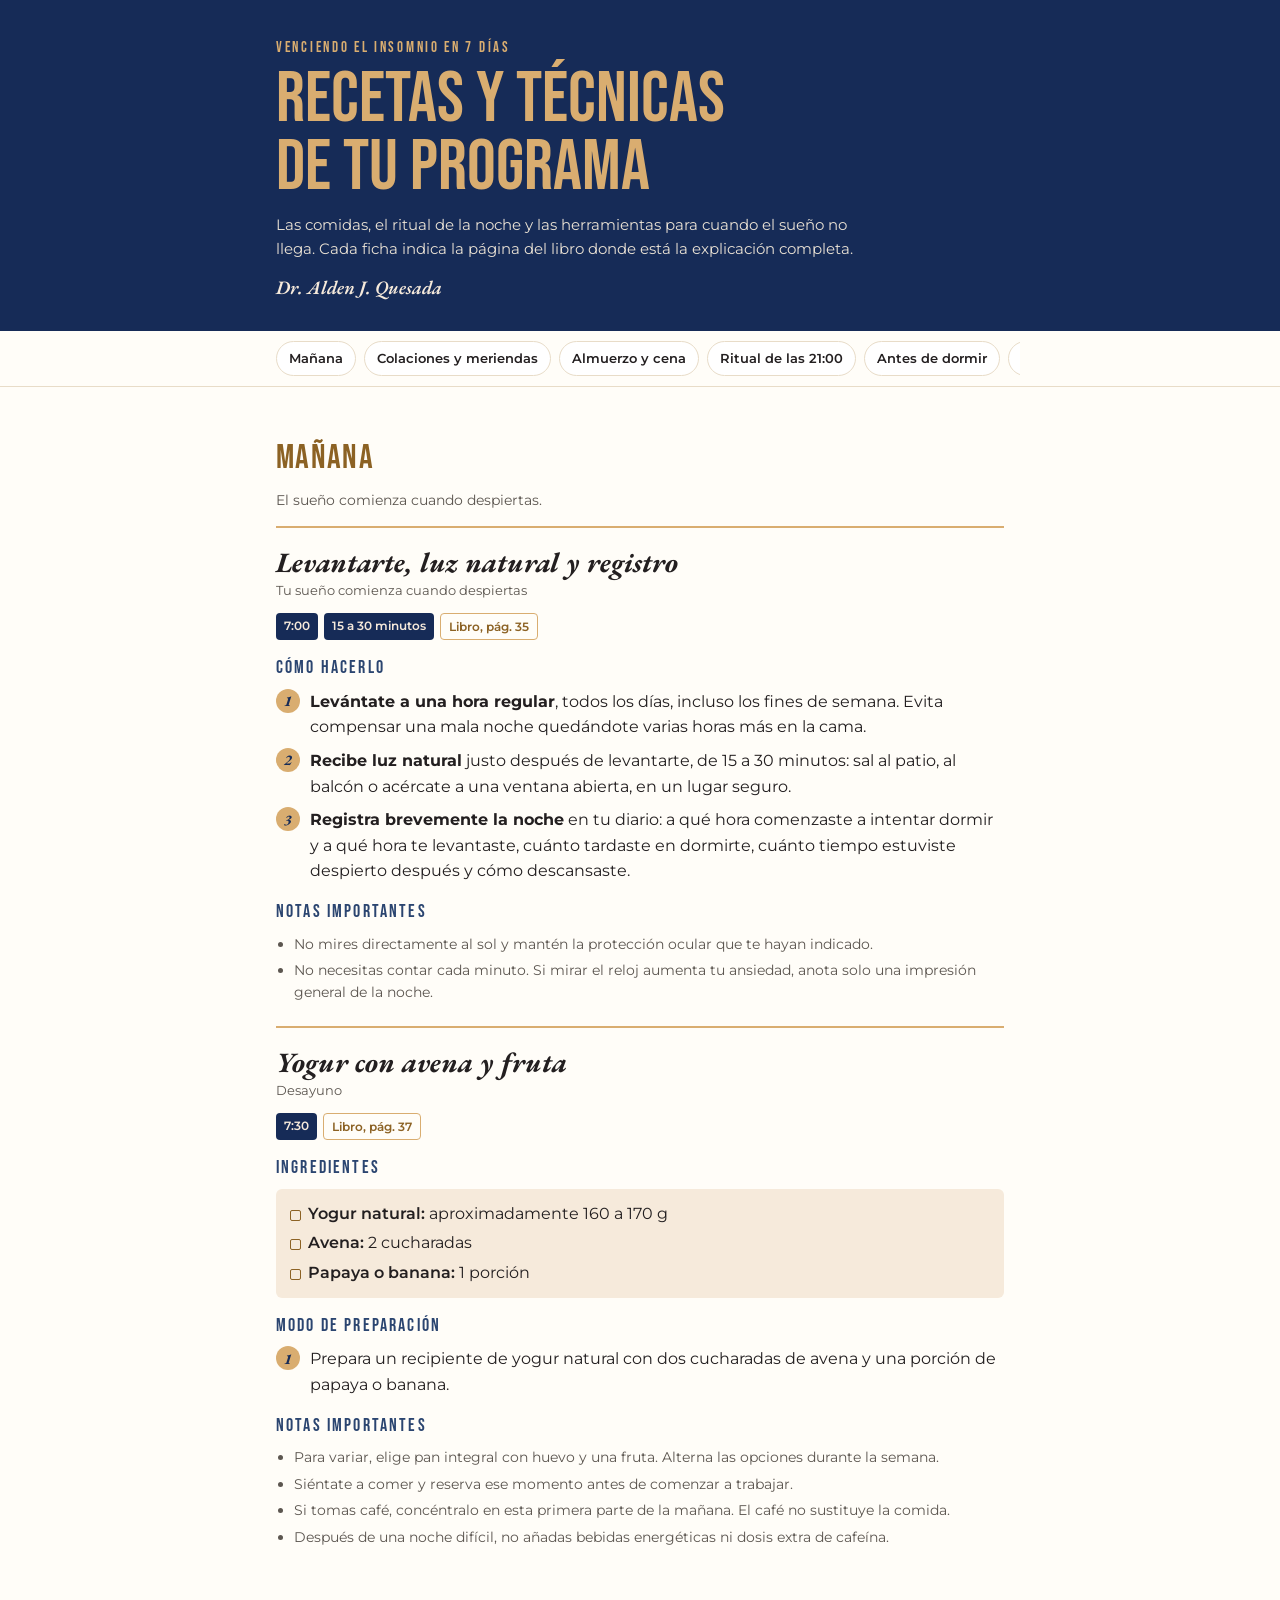
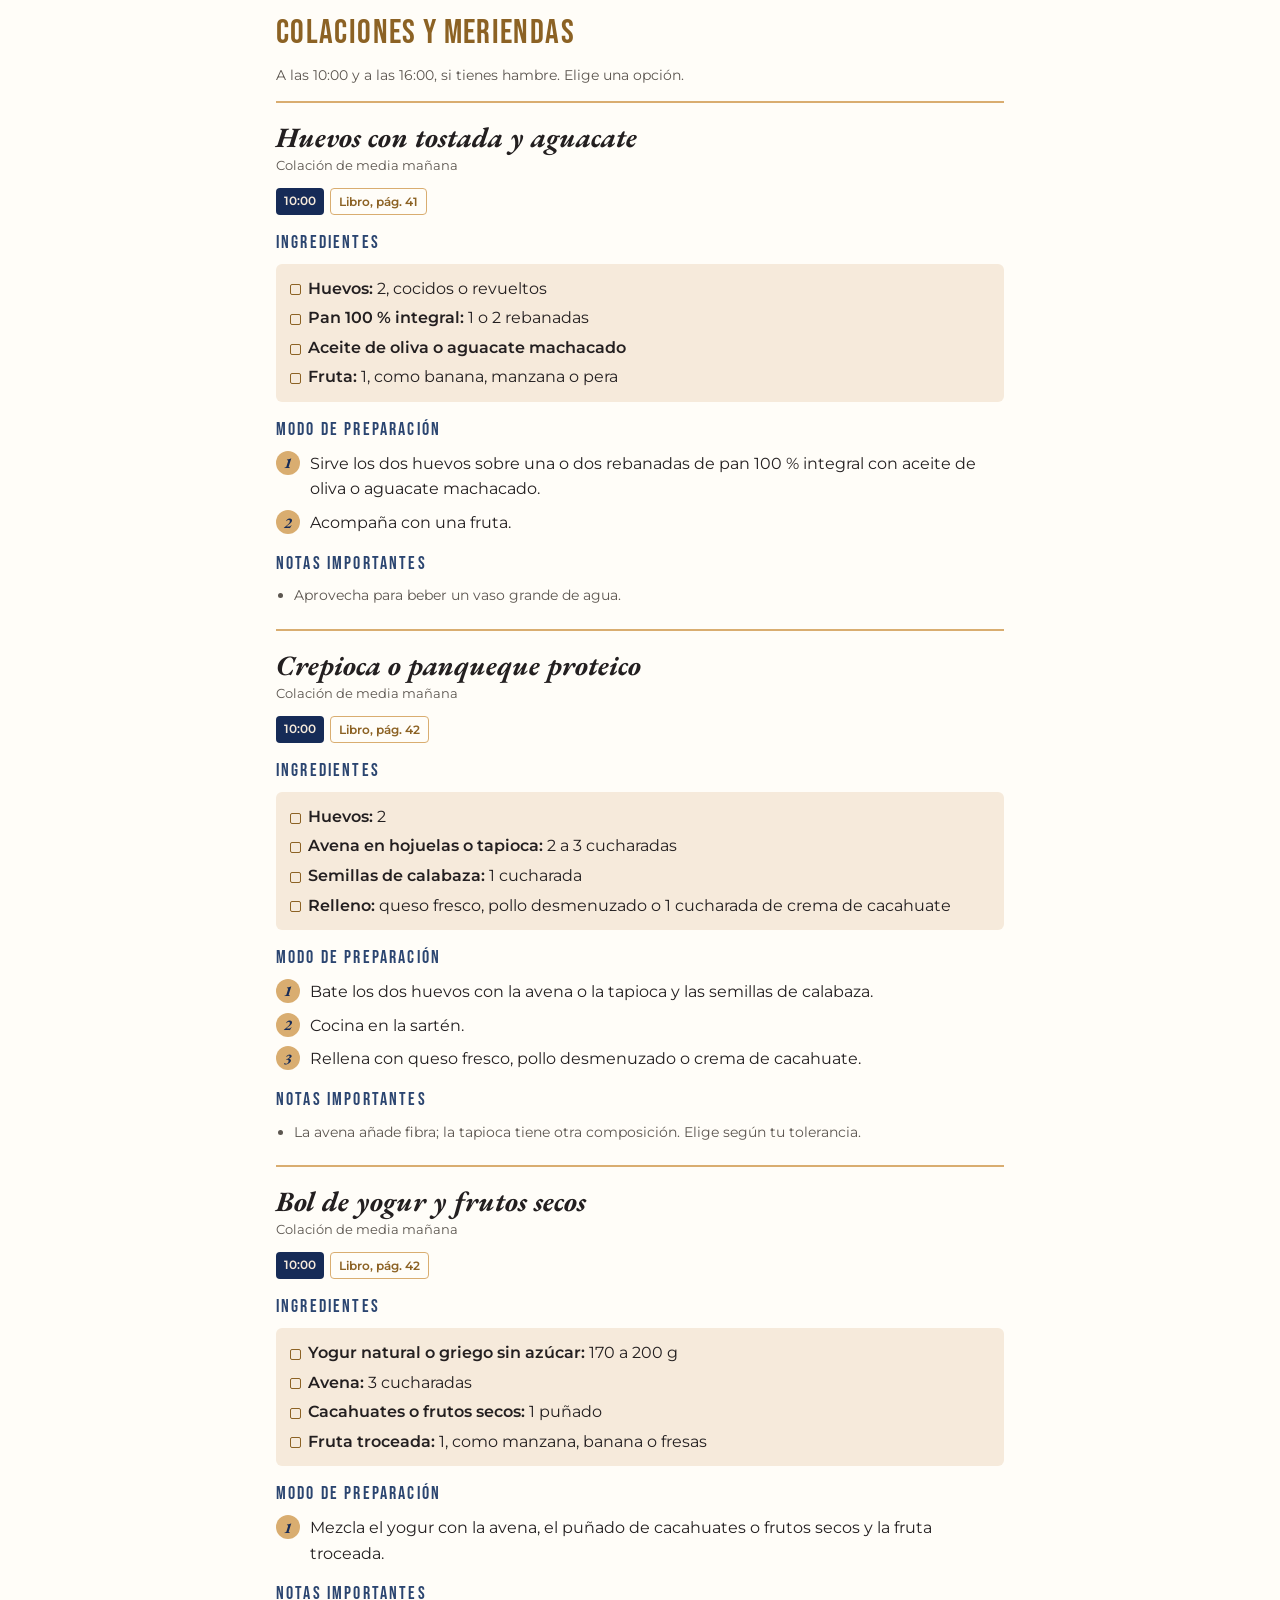
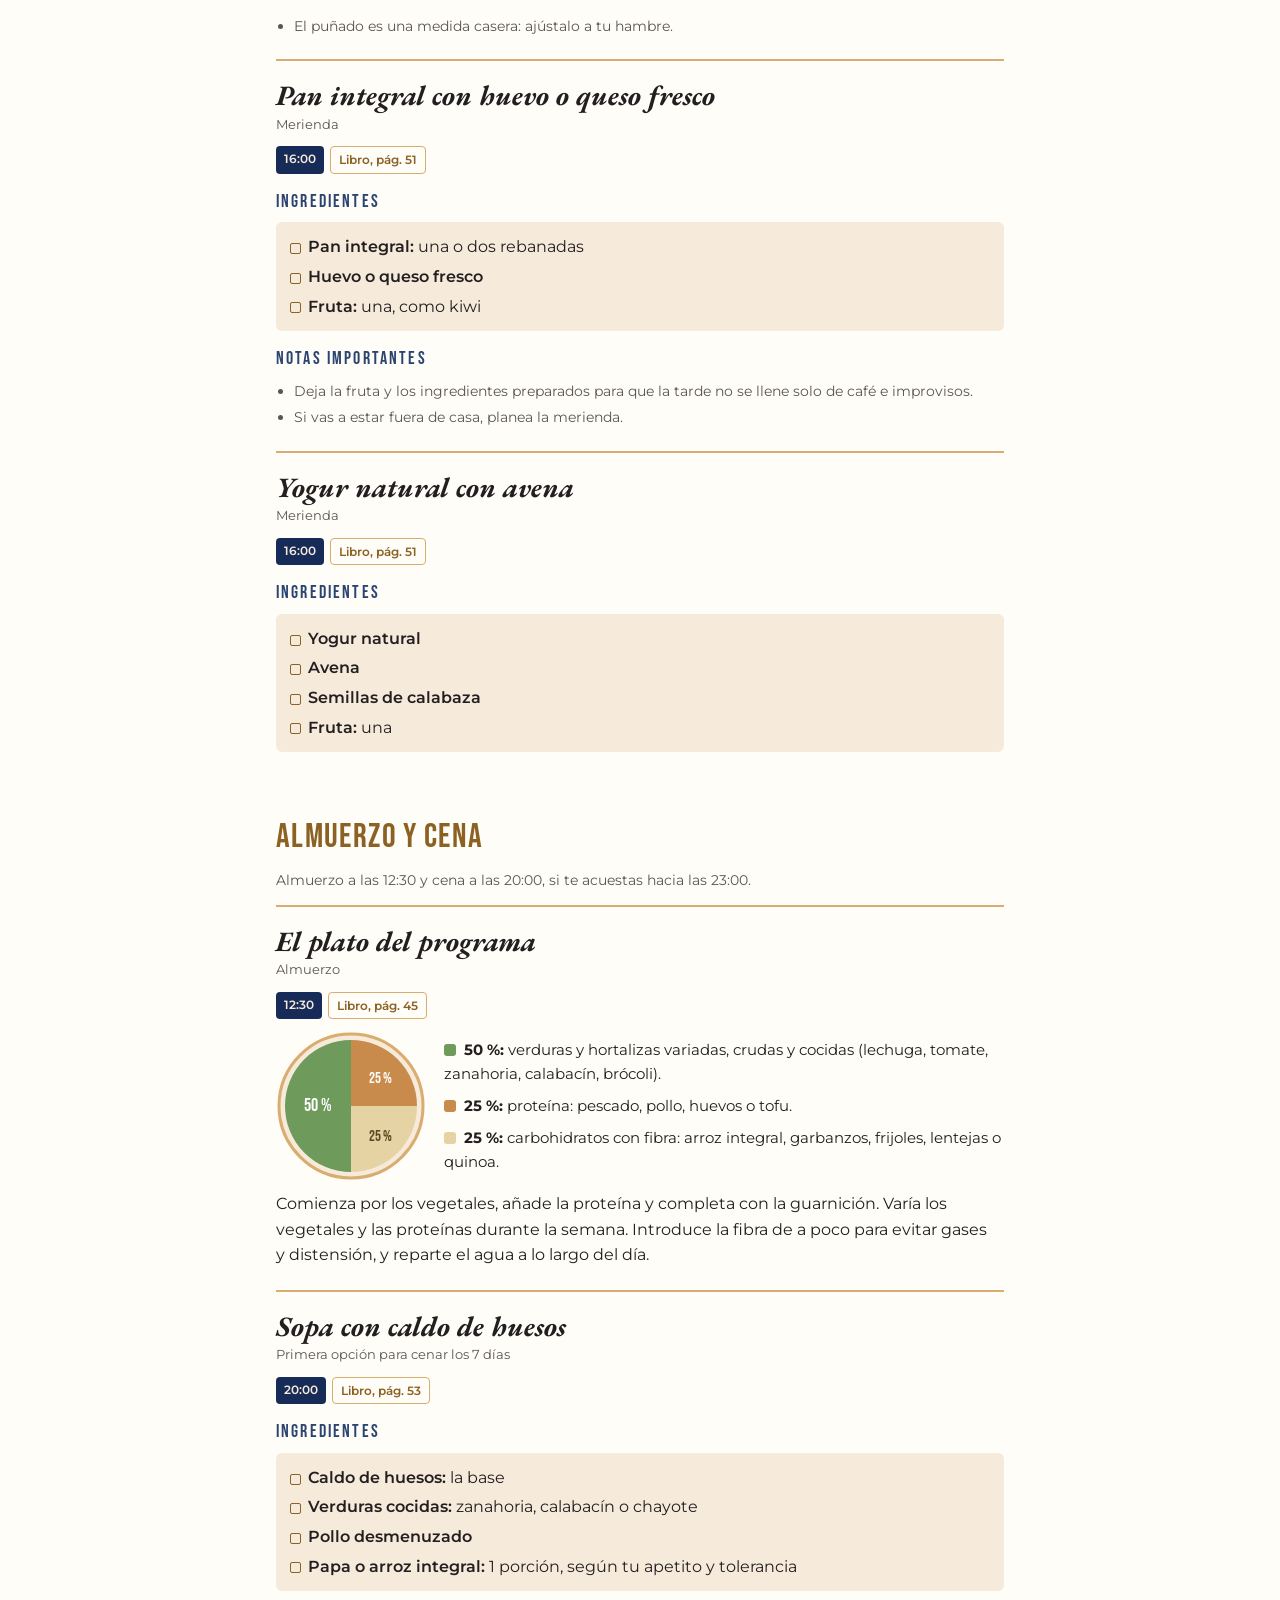
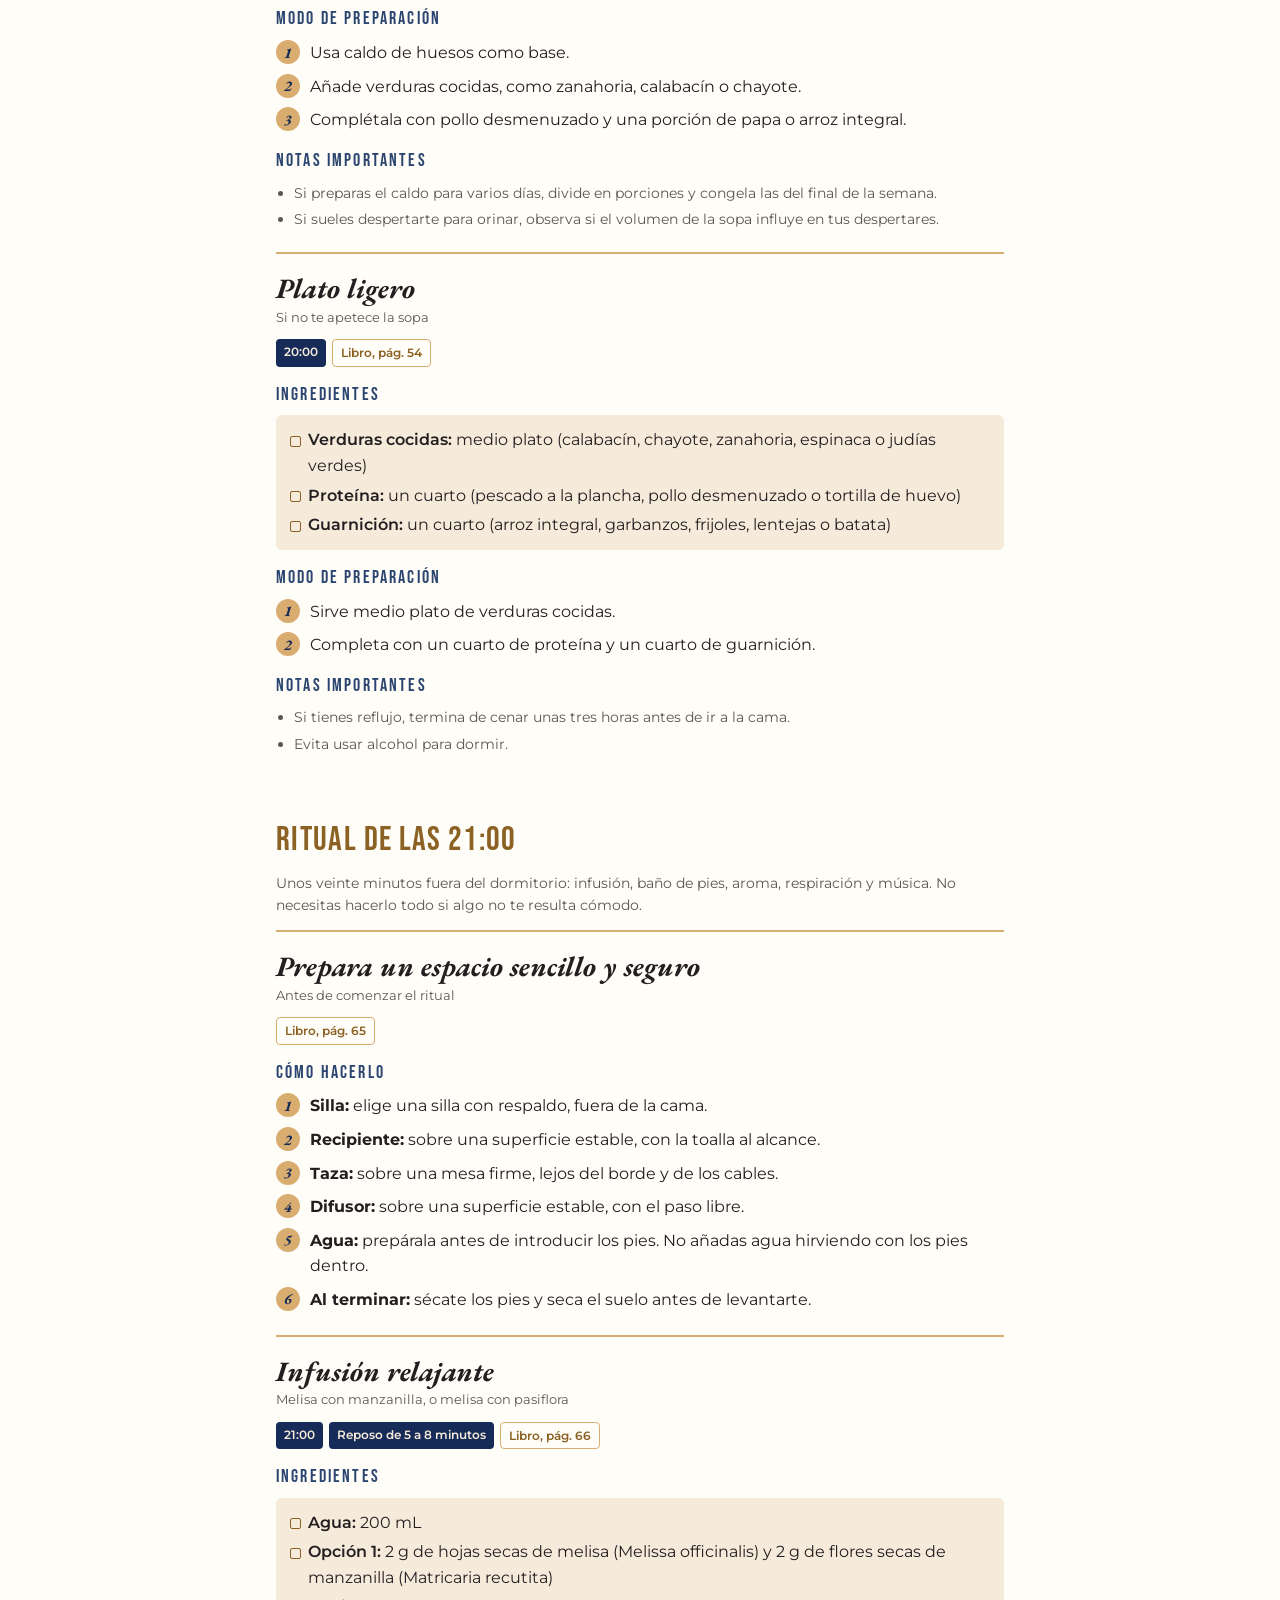
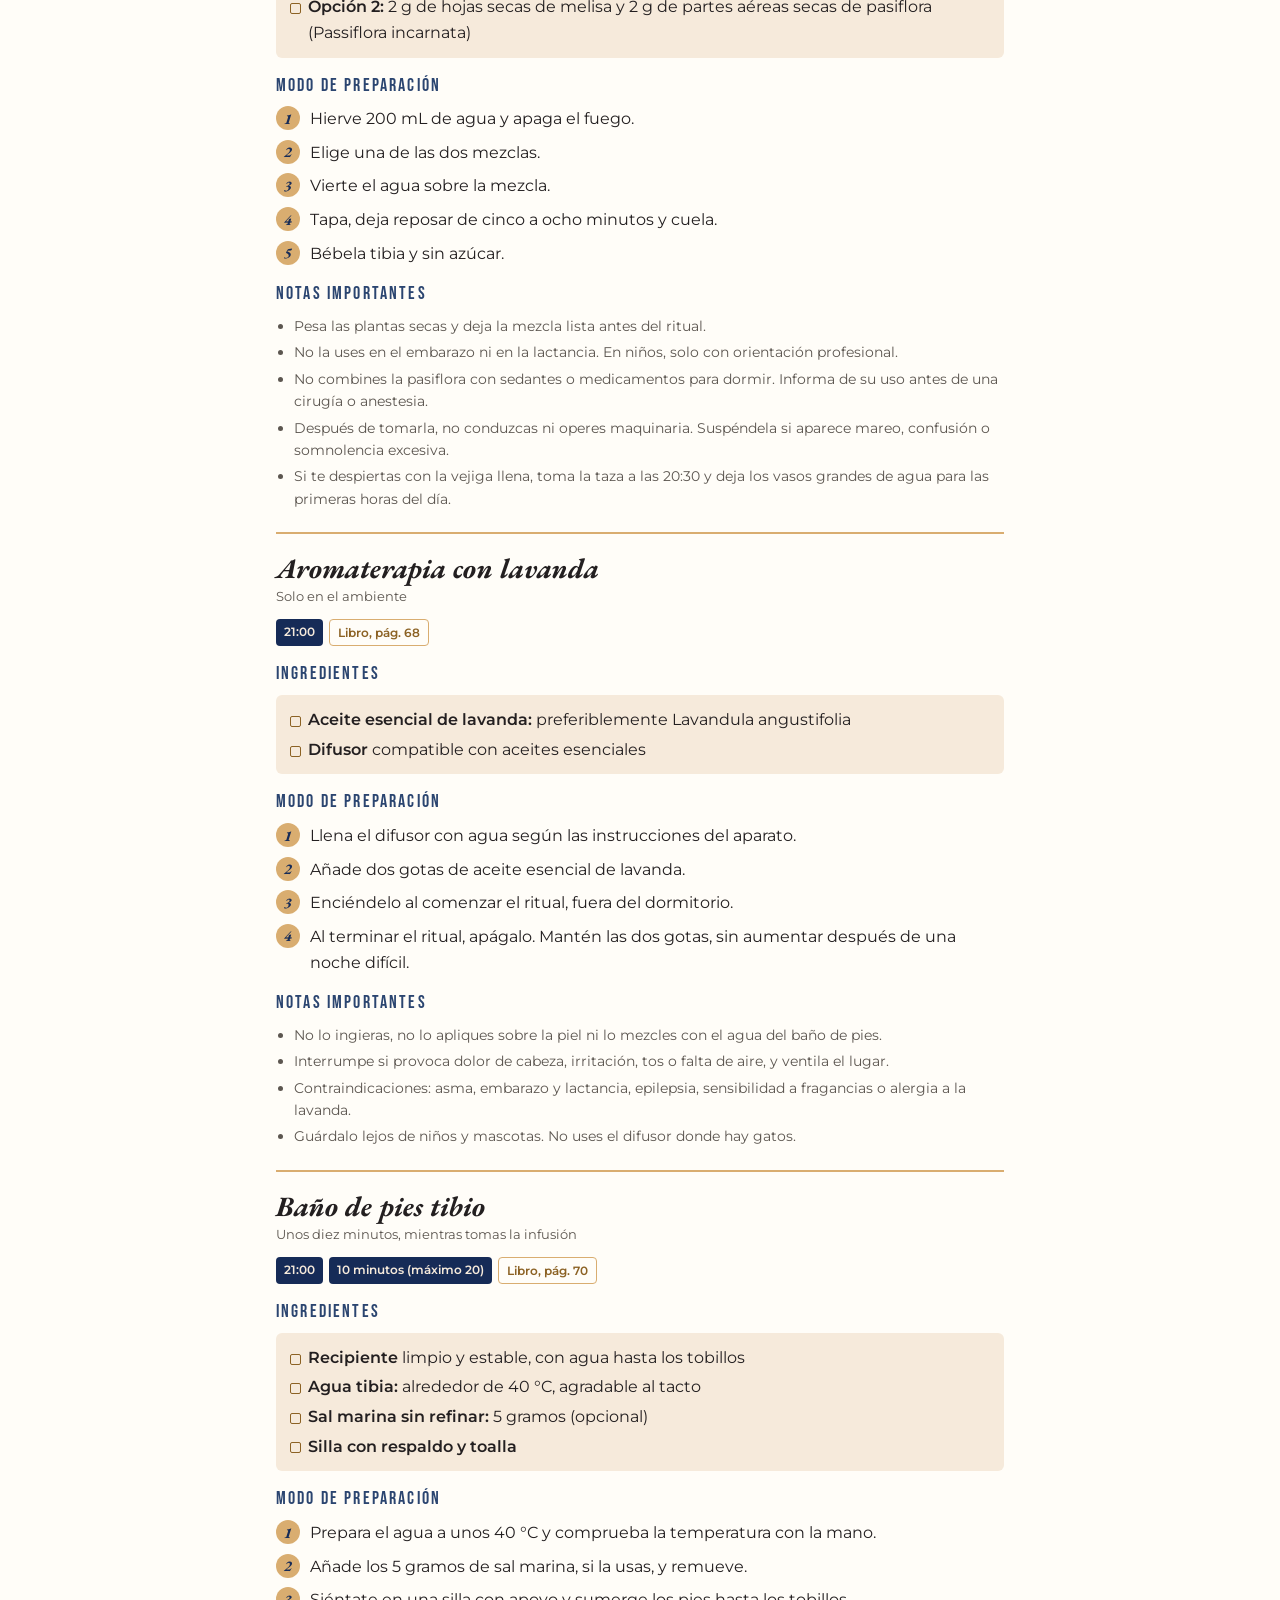
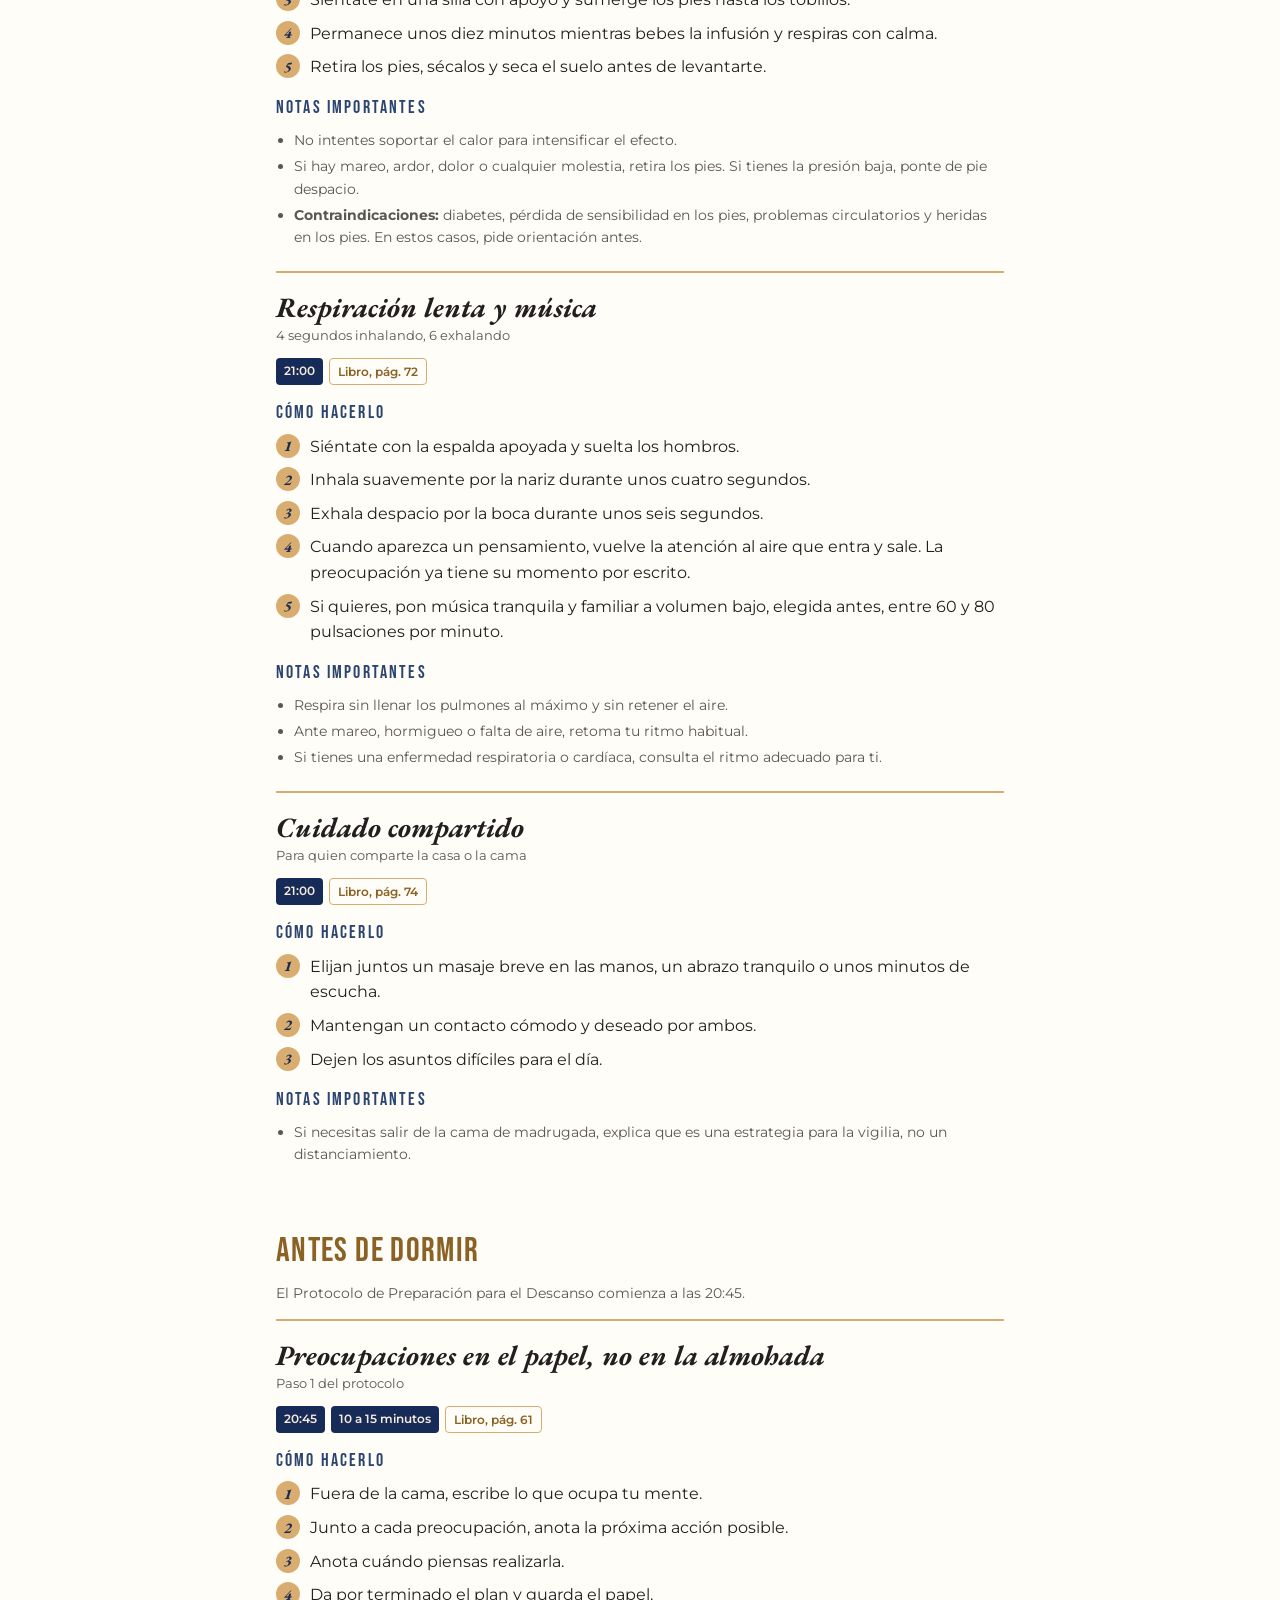
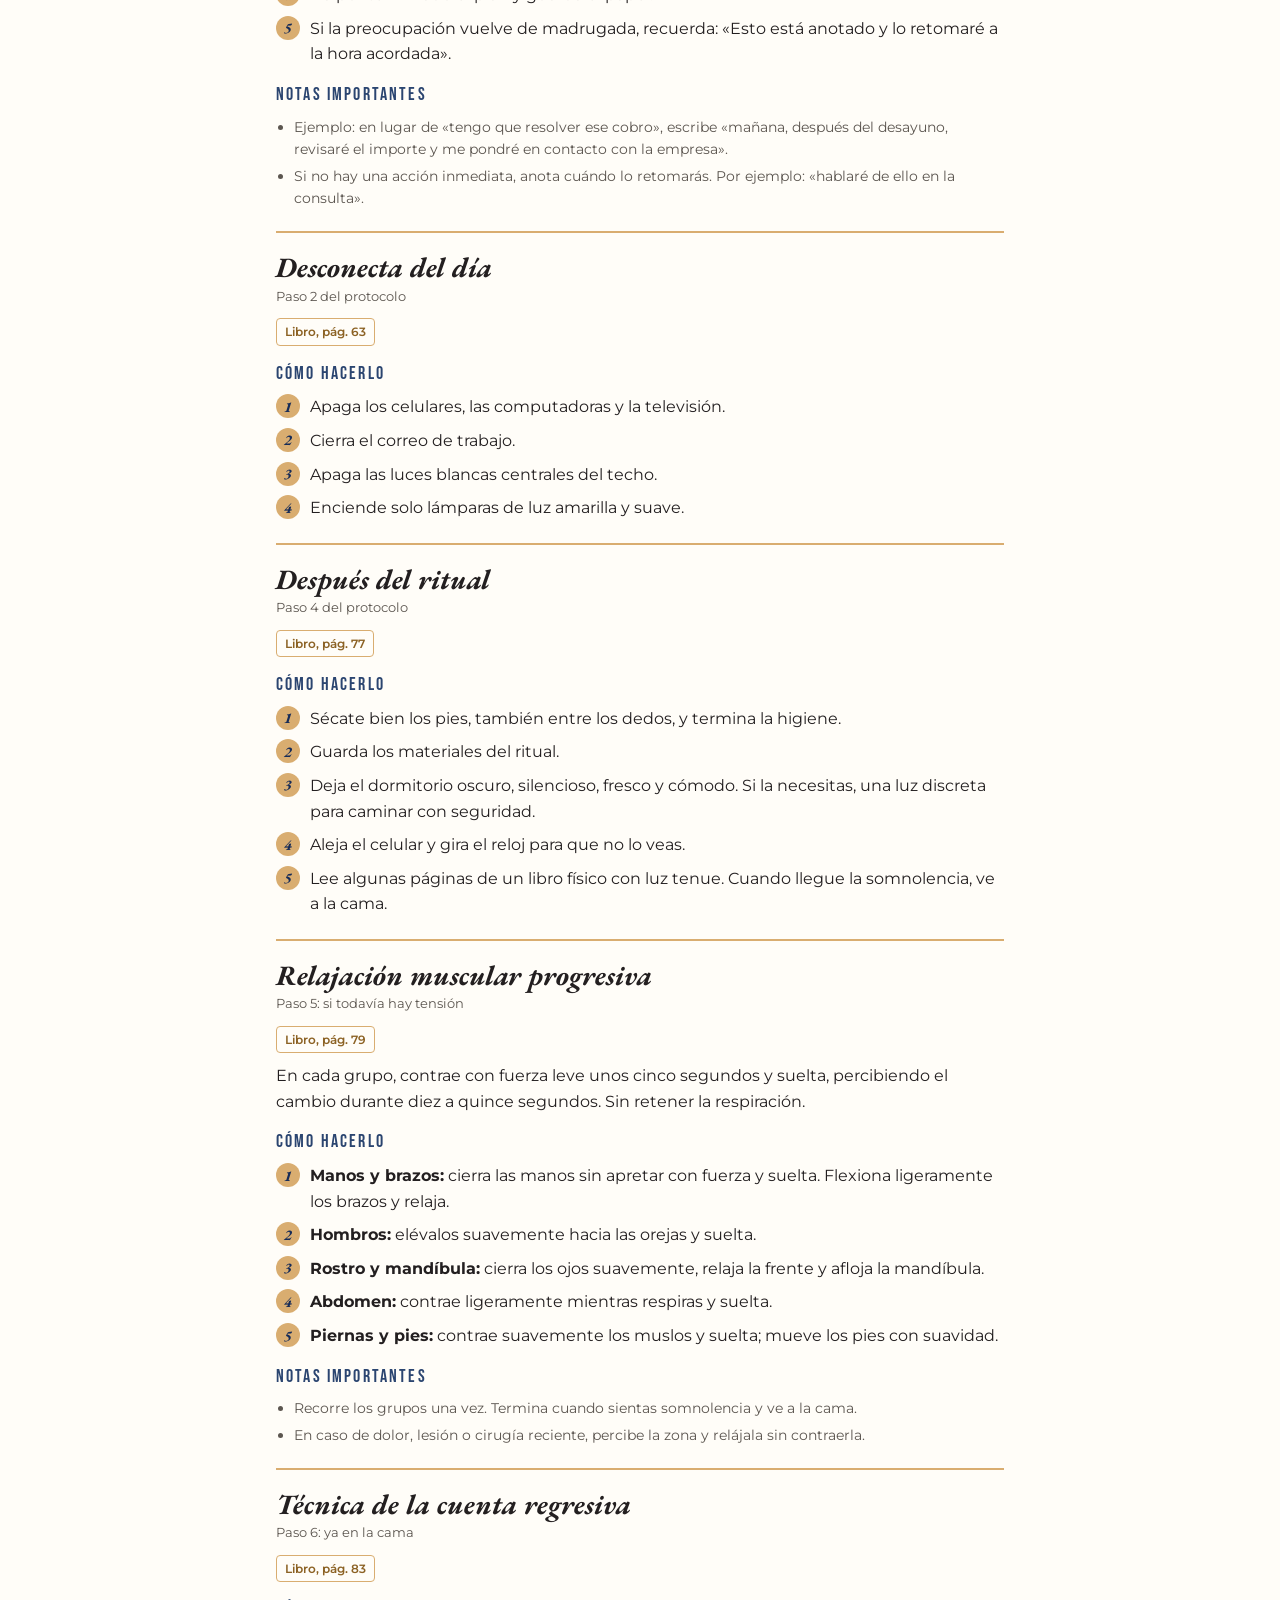
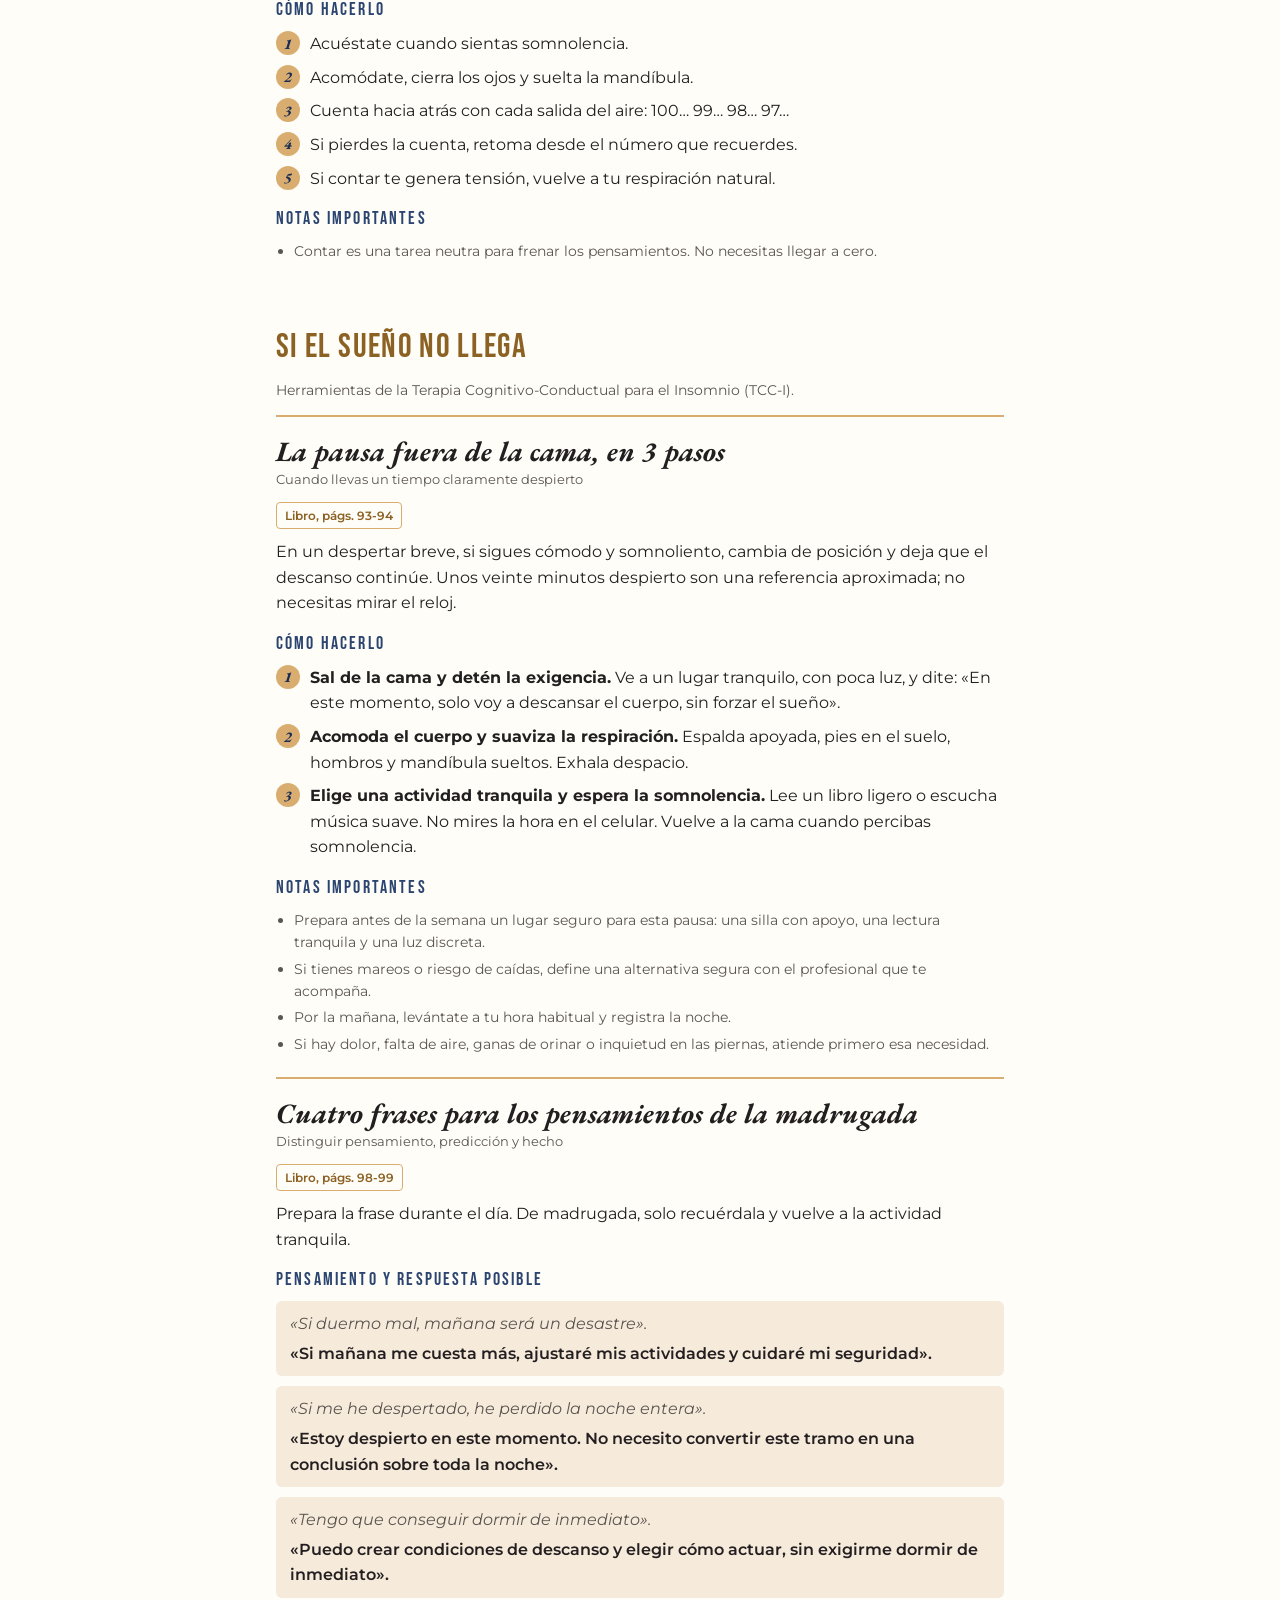
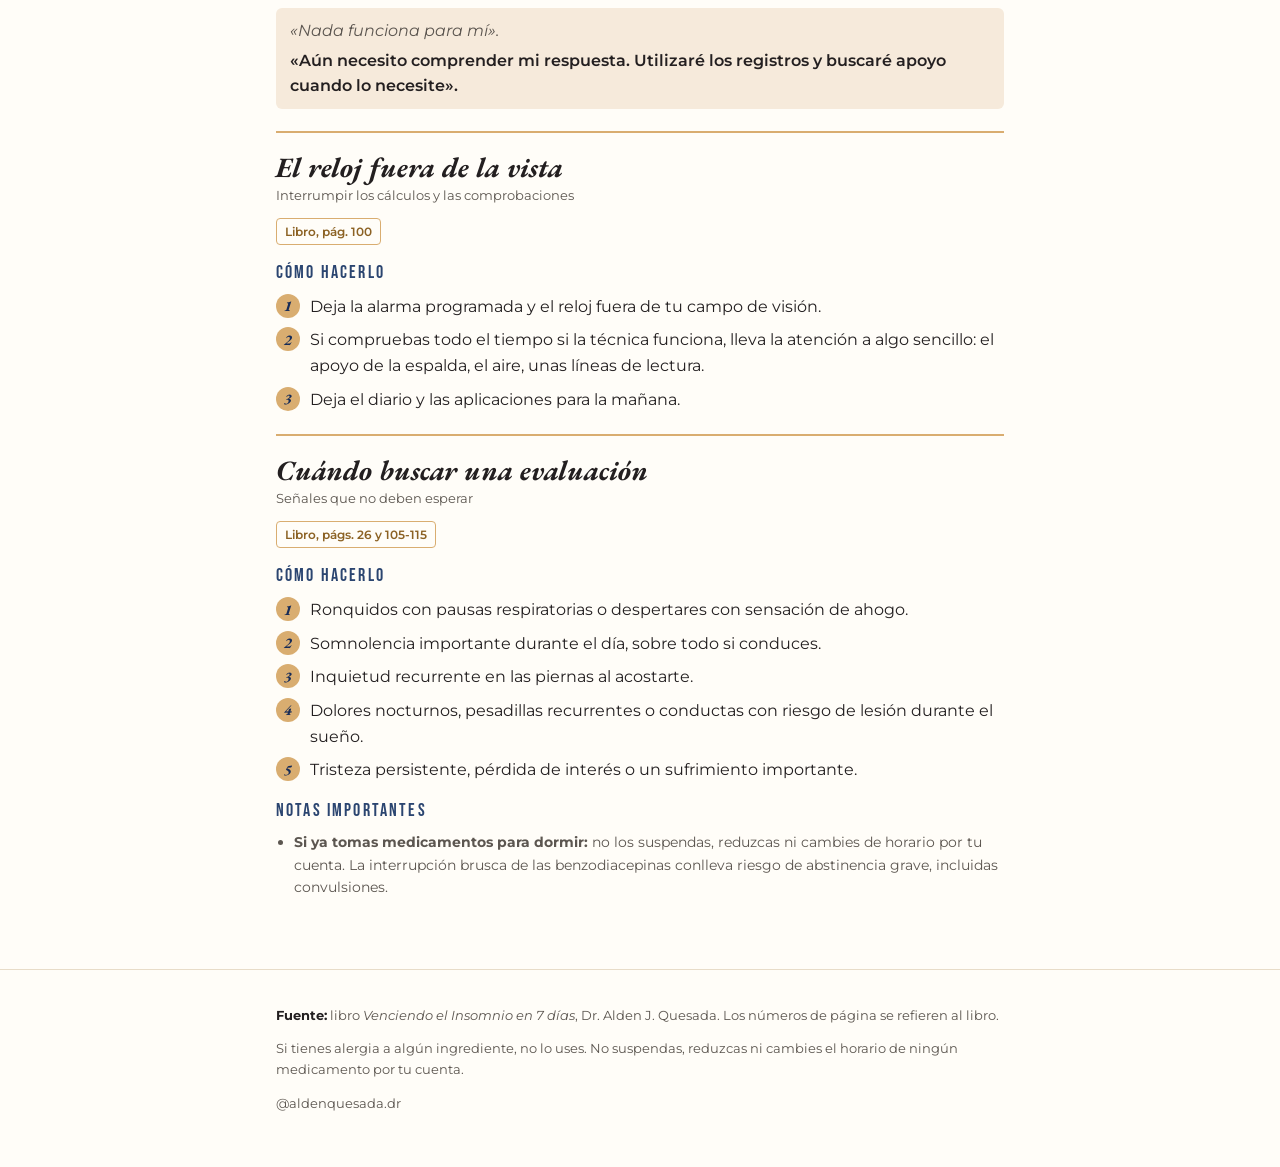
<file: recetas/insomnio/index.html>
<!doctype html><html><head><meta charset=utf8><meta name="robots" content="noindex"><meta name=viewport content="width=device-width,initial-scale=1,viewport-fit=cover"><style>:root{color-scheme:light;box-sizing:border-box;padding-top:env(safe-area-inset-top,0px);padding-bottom:env(safe-area-inset-bottom,0px)}html{scroll-padding-top:env(safe-area-inset-top,0px)}body{margin:0;padding:0;font:14px -apple-system,BlinkMacSystemFont,sans-serif;background:#fff;color:#000}img{max-width:100%}[hidden]:not([hidden=until-found i]){display:none!important}</style></head><body>
<title>Recetas para Dormir Mejor</title>

<link rel="preconnect" href="https://fonts.googleapis.com">
<link rel="preconnect" href="https://fonts.gstatic.com" crossorigin>
<link rel="stylesheet" href="https://fonts.googleapis.com/css2?family=Bebas+Neue&family=EB+Garamond:ital,wght@1,600;1,700&family=Montserrat:wght@400;500;600;700&display=swap">
<style>
/* Layout: una columna de lectura (celular primero), índice fijo de categorías arriba, cada receta es una ficha con ancla propia */
:root{
  --paper:#FFFDF8;
  --ink:#231F20;
  --muted:#5C5650;
  --night:#162B57;
  --blue:#2B4570;
  --gold:#D9AD70;
  --gold-ink:#8C6224;
  --cream:#F6EADB;
  --line:#E8DCC8;
  --chip:#FFFFFF;
  --f-display:"Bebas Neue","Oswald","Arial Narrow",sans-serif;
  --f-serif:"EB Garamond","Garamond","Georgia",serif;
  --f-body:"Montserrat","Helvetica Neue",Arial,sans-serif;
}
@media (prefers-color-scheme: dark){:root:not([data-theme="light"]){
  --paper:#0F1B36;--ink:#F2ECE2;--muted:#B9B2A6;--night:#0A1430;--blue:#9DB3DA;--gold:#E2BC85;--gold-ink:#E2BC85;--cream:#182848;--line:#2A3B62;--chip:#14244A;color-scheme:dark}}
:root[data-theme="dark"]{--paper:#0F1B36;--ink:#F2ECE2;--muted:#B9B2A6;--night:#0A1430;--blue:#9DB3DA;--gold:#E2BC85;--gold-ink:#E2BC85;--cream:#182848;--line:#2A3B62;--chip:#14244A;color-scheme:dark}

*{box-sizing:border-box}
body{background:var(--paper);color:var(--ink);font-family:var(--f-body);font-size:16px;line-height:1.6}
body::before{content:"";position:fixed;inset:0 0 auto;height:env(safe-area-inset-top,0px);z-index:10;background:var(--night)}
.wrap{max-width:760px;margin:0 auto;padding-left:max(16px,env(safe-area-inset-left,0px));padding-right:max(16px,env(safe-area-inset-right,0px))}

header.hero{background:#162B57;color:#F6EADB}
header.hero .wrap{padding-block:36px 28px}
.eyebrow{font-family:var(--f-display);letter-spacing:.18em;font-size:15px;color:#D9AD70}
.hero h1{font-family:var(--f-display);font-weight:400;font-size:clamp(44px,11vw,72px);line-height:.95;margin:6px 0 10px;color:#D9AD70;text-wrap:balance}
.hero p{margin:0;max-width:60ch;font-size:15px;color:#E9E1D4}
.hero .by{font-family:var(--f-serif);font-style:italic;font-weight:600;font-size:19px;color:#F6EADB;margin-top:12px}

nav.cats{position:sticky;top:env(safe-area-inset-top,0px);z-index:5;background:var(--paper);border-bottom:1px solid var(--line)}
nav.cats .wrap{display:flex;gap:8px;overflow-x:auto;padding-block:10px;scrollbar-width:none}
nav.cats a{flex:0 0 auto;font-size:13px;font-weight:600;text-decoration:none;color:var(--ink);background:var(--chip);border:1px solid var(--line);border-radius:999px;padding:6px 12px}
nav.cats a:focus-visible,nav.cats a:hover{border-color:var(--gold);outline:none}

main .wrap{padding-block:8px 48px}
.cat{margin-top:36px}
.cat > h2{font-family:var(--f-display);font-weight:400;font-size:34px;letter-spacing:.04em;color:var(--gold-ink);margin:0 0 4px}
.cat > .cat-intro{color:var(--muted);font-size:14px;margin:0 0 14px}

.ficha{scroll-margin-top:calc(64px + env(safe-area-inset-top,0px));border-top:2px solid var(--gold);padding:18px 0 22px}
.ficha:target{background:linear-gradient(var(--cream),var(--cream));border-radius:4px;padding-inline:14px}
.ficha h3{font-family:var(--f-serif);font-style:italic;font-weight:700;font-size:28px;line-height:1.15;margin:0;color:var(--ink);text-wrap:balance}
.ficha .sub{font-size:13px;color:var(--muted);margin-top:2px}
.meta{display:flex;flex-wrap:wrap;gap:6px;margin:12px 0 4px}
.meta span{font-size:12px;font-weight:600;background:var(--night);color:#F6EADB;border-radius:4px;padding:3px 8px}
.meta span.pg{background:transparent;color:var(--gold-ink);border:1px solid var(--gold)}
.ficha p{margin:10px 0 0;max-width:65ch}
.blk{margin-top:14px}
.blk h4{font-family:var(--f-display);font-weight:400;font-size:18px;letter-spacing:.12em;margin:0 0 6px;color:var(--blue)}
.ing{list-style:none;margin:0;padding:12px 14px;background:var(--cream);border-radius:6px;display:grid;gap:4px}
.ing li{padding-left:18px;position:relative}
.ing li::before{content:"";position:absolute;left:0;top:.55em;width:9px;height:9px;border:1.5px solid var(--gold-ink);border-radius:2px}
.ing b{font-weight:600}
ol.steps{margin:0;padding:0;list-style:none;counter-reset:s;display:grid;gap:8px}
ol.steps li{counter-increment:s;position:relative;padding-left:34px}
ol.steps li::before{content:counter(s);position:absolute;left:0;top:0;width:24px;height:24px;border-radius:50%;background:var(--gold);color:#162B57;font-family:var(--f-serif);font-style:italic;font-weight:700;font-size:15px;display:grid;place-items:center;line-height:1}
ul.notes{margin:0;padding-left:18px;color:var(--muted);font-size:14px;display:grid;gap:4px}
.callout{margin-top:14px;padding:12px 14px;border-left:4px solid var(--gold);background:var(--cream);border-radius:0 6px 6px 0;font-size:15px}
.callout b{color:var(--gold-ink)}

.plato{display:grid;grid-template-columns:150px 1fr;gap:18px;align-items:center;margin-top:12px}
.plato svg{width:150px;height:150px;max-width:100%}
.plato ul{margin:0;padding:0;list-style:none;display:grid;gap:8px;font-size:15px}
.plato .sw{display:inline-block;width:12px;height:12px;border-radius:3px;margin-right:8px;vertical-align:-1px}
@media (max-width:460px){.plato{grid-template-columns:1fr;justify-items:center}}

.bici{display:grid;grid-template-columns:repeat(5,minmax(0,1fr));gap:6px;margin-top:10px}
.bici div{background:var(--cream);border-radius:6px;text-align:center;padding:6px 2px;font-variant-numeric:tabular-nums}
.bici small{display:block;font-size:11px;color:var(--muted)}
.bici strong{font-family:var(--f-display);font-weight:400;font-size:22px;color:var(--ink);letter-spacing:.02em}
.bici div.meta30{background:var(--night)}
.bici div.meta30 small,.bici div.meta30 strong{color:#F6EADB}

footer{border-top:1px solid var(--line)}
footer .wrap{padding-block:22px 40px;font-size:13px;color:var(--muted)}
footer b{color:var(--ink)}
@media (prefers-reduced-motion:no-preference){html{scroll-behavior:smooth}}
.frases{display:grid;gap:10px}
.par{display:grid;gap:4px;padding:10px 14px;background:var(--cream);border-radius:6px}
.pen{color:var(--muted);font-style:italic}
.res{font-weight:600}
</style>
<header class="hero">
  <div class="wrap">
    <div class="eyebrow">Venciendo el Insomnio en 7 días</div>
    <h1>Recetas y técnicas de tu programa</h1>
    <p>Las comidas, el ritual de la noche y las herramientas para cuando el sueño no llega. Cada ficha indica la página del libro donde está la explicación completa.</p>
    <div class="by">Dr. Alden J. Quesada</div>
  </div>
</header>

<nav class="cats" aria-label="Categorías">
  <div class="wrap" id="nav"></div>
</nav>

<main><div class="wrap" id="contenido"></div></main>

<footer><div class="wrap">
  <p><b>Fuente:</b> libro <i>Venciendo el Insomnio en 7 días</i>, Dr. Alden J. Quesada. Los números de página se refieren al libro.</p>
  <p>Si tienes alergia a algún ingrediente, no lo uses. No suspendas, reduzcas ni cambies el horario de ningún medicamento por tu cuenta.</p>
  <p>@aldenquesada.dr</p>
</div></footer>

<script>
const CATS = [
 {id:"manana", nombre:"Mañana", intro:"El sueño comienza cuando despiertas.", fichas:[
  {id:"luz", t:"Levantarte, luz natural y registro", sub:"Tu sueño comienza cuando despiertas", when:["7:00"], time:"15 a 30 minutos", pg:"Libro, pág. 35",
   steps:["<b>Levántate a una hora regular</b>, todos los días, incluso los fines de semana. Evita compensar una mala noche quedándote varias horas más en la cama.","<b>Recibe luz natural</b> justo después de levantarte, de 15 a 30 minutos: sal al patio, al balcón o acércate a una ventana abierta, en un lugar seguro.","<b>Registra brevemente la noche</b> en tu diario: a qué hora comenzaste a intentar dormir y a qué hora te levantaste, cuánto tardaste en dormirte, cuánto tiempo estuviste despierto después y cómo descansaste."],
   notes:["No mires directamente al sol y mantén la protección ocular que te hayan indicado.","No necesitas contar cada minuto. Si mirar el reloj aumenta tu ansiedad, anota solo una impresión general de la noche."]},
  {id:"desayuno", t:"Yogur con avena y fruta", sub:"Desayuno", when:["7:30"], pg:"Libro, pág. 37",
   ing:["<b>Yogur natural:</b> aproximadamente 160 a 170 g","<b>Avena:</b> 2 cucharadas","<b>Papaya o banana:</b> 1 porción"],
   steps:["Prepara un recipiente de yogur natural con dos cucharadas de avena y una porción de papaya o banana."],
   notes:["Para variar, elige pan integral con huevo y una fruta. Alterna las opciones durante la semana.","Siéntate a comer y reserva ese momento antes de comenzar a trabajar.","Si tomas café, concéntralo en esta primera parte de la mañana. El café no sustituye la comida.","Después de una noche difícil, no añadas bebidas energéticas ni dosis extra de cafeína."]}
 ]},
 {id:"colaciones", nombre:"Colaciones y meriendas", intro:"A las 10:00 y a las 16:00, si tienes hambre. Elige una opción.", fichas:[
  {id:"huevos", t:"Huevos con tostada y aguacate", sub:"Colación de media mañana", when:["10:00"], pg:"Libro, pág. 41",
   ing:["<b>Huevos:</b> 2, cocidos o revueltos","<b>Pan 100 % integral:</b> 1 o 2 rebanadas","<b>Aceite de oliva o aguacate machacado</b>","<b>Fruta:</b> 1, como banana, manzana o pera"],
   steps:["Sirve los dos huevos sobre una o dos rebanadas de pan 100 % integral con aceite de oliva o aguacate machacado.","Acompaña con una fruta."],
   notes:["Aprovecha para beber un vaso grande de agua."]},
  {id:"crepioca", t:"Crepioca o panqueque proteico", sub:"Colación de media mañana", when:["10:00"], pg:"Libro, pág. 42",
   ing:["<b>Huevos:</b> 2","<b>Avena en hojuelas o tapioca:</b> 2 a 3 cucharadas","<b>Semillas de calabaza:</b> 1 cucharada","<b>Relleno:</b> queso fresco, pollo desmenuzado o 1 cucharada de crema de cacahuate"],
   steps:["Bate los dos huevos con la avena o la tapioca y las semillas de calabaza.","Cocina en la sartén.","Rellena con queso fresco, pollo desmenuzado o crema de cacahuate."],
   notes:["La avena añade fibra; la tapioca tiene otra composición. Elige según tu tolerancia."]},
  {id:"bol", t:"Bol de yogur y frutos secos", sub:"Colación de media mañana", when:["10:00"], pg:"Libro, pág. 42",
   ing:["<b>Yogur natural o griego sin azúcar:</b> 170 a 200 g","<b>Avena:</b> 3 cucharadas","<b>Cacahuates o frutos secos:</b> 1 puñado","<b>Fruta troceada:</b> 1, como manzana, banana o fresas"],
   steps:["Mezcla el yogur con la avena, el puñado de cacahuates o frutos secos y la fruta troceada."],
   notes:["El puñado es una medida casera: ajústalo a tu hambre."]},
  {id:"merienda-pan", t:"Pan integral con huevo o queso fresco", sub:"Merienda", when:["16:00"], pg:"Libro, pág. 51",
   ing:["<b>Pan integral:</b> una o dos rebanadas","<b>Huevo o queso fresco</b>","<b>Fruta:</b> una, como kiwi"],
   notes:["Deja la fruta y los ingredientes preparados para que la tarde no se llene solo de café e improvisos.","Si vas a estar fuera de casa, planea la merienda."]},
  {id:"merienda-yogur", t:"Yogur natural con avena", sub:"Merienda", when:["16:00"], pg:"Libro, pág. 51",
   ing:["<b>Yogur natural</b>","<b>Avena</b>","<b>Semillas de calabaza</b>","<b>Fruta:</b> una"]}
 ]},
 {id:"comidas", nombre:"Almuerzo y cena", intro:"Almuerzo a las 12:30 y cena a las 20:00, si te acuestas hacia las 23:00.", fichas:[
  {id:"plato", t:"El plato del programa", sub:"Almuerzo", when:["12:30"], pg:"Libro, pág. 45", plato:true},
  {id:"sopa", t:"Sopa con caldo de huesos", sub:"Primera opción para cenar los 7 días", when:["20:00"], pg:"Libro, pág. 53",
   ing:["<b>Caldo de huesos:</b> la base","<b>Verduras cocidas:</b> zanahoria, calabacín o chayote","<b>Pollo desmenuzado</b>","<b>Papa o arroz integral:</b> 1 porción, según tu apetito y tolerancia"],
   steps:["Usa caldo de huesos como base.","Añade verduras cocidas, como zanahoria, calabacín o chayote.","Complétala con pollo desmenuzado y una porción de papa o arroz integral."],
   notes:["Si preparas el caldo para varios días, divide en porciones y congela las del final de la semana.","Si sueles despertarte para orinar, observa si el volumen de la sopa influye en tus despertares."]},
  {id:"plato-ligero", t:"Plato ligero", sub:"Si no te apetece la sopa", when:["20:00"], pg:"Libro, pág. 54",
   ing:["<b>Verduras cocidas:</b> medio plato (calabacín, chayote, zanahoria, espinaca o judías verdes)","<b>Proteína:</b> un cuarto (pescado a la plancha, pollo desmenuzado o tortilla de huevo)","<b>Guarnición:</b> un cuarto (arroz integral, garbanzos, frijoles, lentejas o batata)"],
   steps:["Sirve medio plato de verduras cocidas.","Completa con un cuarto de proteína y un cuarto de guarnición."],
   notes:["Si tienes reflujo, termina de cenar unas tres horas antes de ir a la cama.","Evita usar alcohol para dormir."]}
 ]},
 {id:"ritual", nombre:"Ritual de las 21:00", intro:"Unos veinte minutos fuera del dormitorio: infusión, baño de pies, aroma, respiración y música. No necesitas hacerlo todo si algo no te resulta cómodo.", fichas:[
  {id:"preparar-ritual", t:"Prepara un espacio sencillo y seguro", sub:"Antes de comenzar el ritual", pg:"Libro, pág. 65",
   steps:["<b>Silla:</b> elige una silla con respaldo, fuera de la cama.","<b>Recipiente:</b> sobre una superficie estable, con la toalla al alcance.","<b>Taza:</b> sobre una mesa firme, lejos del borde y de los cables.","<b>Difusor:</b> sobre una superficie estable, con el paso libre.","<b>Agua:</b> prepárala antes de introducir los pies. No añadas agua hirviendo con los pies dentro.","<b>Al terminar:</b> sécate los pies y seca el suelo antes de levantarte."]},
  {id:"infusion", t:"Infusión relajante", sub:"Melisa con manzanilla, o melisa con pasiflora", when:["21:00"], time:"Reposo de 5 a 8 minutos", pg:"Libro, pág. 66",
   ing:["<b>Agua:</b> 200 mL","<b>Opción 1:</b> 2 g de hojas secas de melisa (Melissa officinalis) y 2 g de flores secas de manzanilla (Matricaria recutita)","<b>Opción 2:</b> 2 g de hojas secas de melisa y 2 g de partes aéreas secas de pasiflora (Passiflora incarnata)"],
   steps:["Hierve 200 mL de agua y apaga el fuego.","Elige una de las dos mezclas.","Vierte el agua sobre la mezcla.","Tapa, deja reposar de cinco a ocho minutos y cuela.","Bébela tibia y sin azúcar."],
   notes:["Pesa las plantas secas y deja la mezcla lista antes del ritual.","No la uses en el embarazo ni en la lactancia. En niños, solo con orientación profesional.","No combines la pasiflora con sedantes o medicamentos para dormir. Informa de su uso antes de una cirugía o anestesia.","Después de tomarla, no conduzcas ni operes maquinaria. Suspéndela si aparece mareo, confusión o somnolencia excesiva.","Si te despiertas con la vejiga llena, toma la taza a las 20:30 y deja los vasos grandes de agua para las primeras horas del día."]},
  {id:"lavanda", t:"Aromaterapia con lavanda", sub:"Solo en el ambiente", when:["21:00"], pg:"Libro, pág. 68",
   ing:["<b>Aceite esencial de lavanda:</b> preferiblemente Lavandula angustifolia","<b>Difusor</b> compatible con aceites esenciales"],
   steps:["Llena el difusor con agua según las instrucciones del aparato.","Añade dos gotas de aceite esencial de lavanda.","Enciéndelo al comenzar el ritual, fuera del dormitorio.","Al terminar el ritual, apágalo. Mantén las dos gotas, sin aumentar después de una noche difícil."],
   notes:["No lo ingieras, no lo apliques sobre la piel ni lo mezcles con el agua del baño de pies.","Interrumpe si provoca dolor de cabeza, irritación, tos o falta de aire, y ventila el lugar.","Contraindicaciones: asma, embarazo y lactancia, epilepsia, sensibilidad a fragancias o alergia a la lavanda.","Guárdalo lejos de niños y mascotas. No uses el difusor donde hay gatos."]},
  {id:"bano-pies", t:"Baño de pies tibio", sub:"Unos diez minutos, mientras tomas la infusión", when:["21:00"], time:"10 minutos (máximo 20)", pg:"Libro, pág. 70",
   ing:["<b>Recipiente</b> limpio y estable, con agua hasta los tobillos","<b>Agua tibia:</b> alrededor de 40 °C, agradable al tacto","<b>Sal marina sin refinar:</b> 5 gramos (opcional)","<b>Silla con respaldo y toalla</b>"],
   steps:["Prepara el agua a unos 40 °C y comprueba la temperatura con la mano.","Añade los 5 gramos de sal marina, si la usas, y remueve.","Siéntate en una silla con apoyo y sumerge los pies hasta los tobillos.","Permanece unos diez minutos mientras bebes la infusión y respiras con calma.","Retira los pies, sécalos y seca el suelo antes de levantarte."],
   notes:["No intentes soportar el calor para intensificar el efecto.","Si hay mareo, ardor, dolor o cualquier molestia, retira los pies. Si tienes la presión baja, ponte de pie despacio.","<b>Contraindicaciones:</b> diabetes, pérdida de sensibilidad en los pies, problemas circulatorios y heridas en los pies. En estos casos, pide orientación antes."]},
  {id:"respiracion", t:"Respiración lenta y música", sub:"4 segundos inhalando, 6 exhalando", when:["21:00"], pg:"Libro, pág. 72",
   steps:["Siéntate con la espalda apoyada y suelta los hombros.","Inhala suavemente por la nariz durante unos cuatro segundos.","Exhala despacio por la boca durante unos seis segundos.","Cuando aparezca un pensamiento, vuelve la atención al aire que entra y sale. La preocupación ya tiene su momento por escrito.","Si quieres, pon música tranquila y familiar a volumen bajo, elegida antes, entre 60 y 80 pulsaciones por minuto."],
   notes:["Respira sin llenar los pulmones al máximo y sin retener el aire.","Ante mareo, hormigueo o falta de aire, retoma tu ritmo habitual.","Si tienes una enfermedad respiratoria o cardíaca, consulta el ritmo adecuado para ti."]},
  {id:"cuidado", t:"Cuidado compartido", sub:"Para quien comparte la casa o la cama", when:["21:00"], pg:"Libro, pág. 74",
   steps:["Elijan juntos un masaje breve en las manos, un abrazo tranquilo o unos minutos de escucha.","Mantengan un contacto cómodo y deseado por ambos.","Dejen los asuntos difíciles para el día."],
   notes:["Si necesitas salir de la cama de madrugada, explica que es una estrategia para la vigilia, no un distanciamiento."]}
 ]},
 {id:"noche", nombre:"Antes de dormir", intro:"El Protocolo de Preparación para el Descanso comienza a las 20:45.", fichas:[
  {id:"preocupaciones", t:"Preocupaciones en el papel, no en la almohada", sub:"Paso 1 del protocolo", when:["20:45"], time:"10 a 15 minutos", pg:"Libro, pág. 61",
   steps:["Fuera de la cama, escribe lo que ocupa tu mente.","Junto a cada preocupación, anota la próxima acción posible.","Anota cuándo piensas realizarla.","Da por terminado el plan y guarda el papel.","Si la preocupación vuelve de madrugada, recuerda: «Esto está anotado y lo retomaré a la hora acordada»."],
   notes:["Ejemplo: en lugar de «tengo que resolver ese cobro», escribe «mañana, después del desayuno, revisaré el importe y me pondré en contacto con la empresa».","Si no hay una acción inmediata, anota cuándo lo retomarás. Por ejemplo: «hablaré de ello en la consulta»."]},
  {id:"desconecta", t:"Desconecta del día", sub:"Paso 2 del protocolo", pg:"Libro, pág. 63",
   steps:["Apaga los celulares, las computadoras y la televisión.","Cierra el correo de trabajo.","Apaga las luces blancas centrales del techo.","Enciende solo lámparas de luz amarilla y suave."]},
  {id:"despues-ritual", t:"Después del ritual", sub:"Paso 4 del protocolo", pg:"Libro, pág. 77",
   steps:["Sécate bien los pies, también entre los dedos, y termina la higiene.","Guarda los materiales del ritual.","Deja el dormitorio oscuro, silencioso, fresco y cómodo. Si la necesitas, una luz discreta para caminar con seguridad.","Aleja el celular y gira el reloj para que no lo veas.","Lee algunas páginas de un libro físico con luz tenue. Cuando llegue la somnolencia, ve a la cama."]},
  {id:"relajacion", t:"Relajación muscular progresiva", sub:"Paso 5: si todavía hay tensión", pg:"Libro, pág. 79",
   intro:"En cada grupo, contrae con fuerza leve unos cinco segundos y suelta, percibiendo el cambio durante diez a quince segundos. Sin retener la respiración.",
   steps:["<b>Manos y brazos:</b> cierra las manos sin apretar con fuerza y suelta. Flexiona ligeramente los brazos y relaja.","<b>Hombros:</b> elévalos suavemente hacia las orejas y suelta.","<b>Rostro y mandíbula:</b> cierra los ojos suavemente, relaja la frente y afloja la mandíbula.","<b>Abdomen:</b> contrae ligeramente mientras respiras y suelta.","<b>Piernas y pies:</b> contrae suavemente los muslos y suelta; mueve los pies con suavidad."],
   notes:["Recorre los grupos una vez. Termina cuando sientas somnolencia y ve a la cama.","En caso de dolor, lesión o cirugía reciente, percibe la zona y relájala sin contraerla."]},
  {id:"cuenta", t:"Técnica de la cuenta regresiva", sub:"Paso 6: ya en la cama", pg:"Libro, pág. 83",
   steps:["Acuéstate cuando sientas somnolencia.","Acomódate, cierra los ojos y suelta la mandíbula.","Cuenta hacia atrás con cada salida del aire: 100… 99… 98… 97…","Si pierdes la cuenta, retoma desde el número que recuerdes.","Si contar te genera tensión, vuelve a tu respiración natural."],
   notes:["Contar es una tarea neutra para frenar los pensamientos. No necesitas llegar a cero."]}
 ]},
 {id:"madrugada", nombre:"Si el sueño no llega", intro:"Herramientas de la Terapia Cognitivo-Conductual para el Insomnio (TCC-I).", fichas:[
  {id:"pausa", t:"La pausa fuera de la cama, en 3 pasos", sub:"Cuando llevas un tiempo claramente despierto", pg:"Libro, págs. 93-94",
   intro:"En un despertar breve, si sigues cómodo y somnoliento, cambia de posición y deja que el descanso continúe. Unos veinte minutos despierto son una referencia aproximada; no necesitas mirar el reloj.",
   steps:["<b>Sal de la cama y detén la exigencia.</b> Ve a un lugar tranquilo, con poca luz, y dite: «En este momento, solo voy a descansar el cuerpo, sin forzar el sueño».","<b>Acomoda el cuerpo y suaviza la respiración.</b> Espalda apoyada, pies en el suelo, hombros y mandíbula sueltos. Exhala despacio.","<b>Elige una actividad tranquila y espera la somnolencia.</b> Lee un libro ligero o escucha música suave. No mires la hora en el celular. Vuelve a la cama cuando percibas somnolencia."],
   notes:["Prepara antes de la semana un lugar seguro para esta pausa: una silla con apoyo, una lectura tranquila y una luz discreta.","Si tienes mareos o riesgo de caídas, define una alternativa segura con el profesional que te acompaña.","Por la mañana, levántate a tu hora habitual y registra la noche.","Si hay dolor, falta de aire, ganas de orinar o inquietud en las piernas, atiende primero esa necesidad."]},
  {id:"pensamientos", t:"Cuatro frases para los pensamientos de la madrugada", sub:"Distinguir pensamiento, predicción y hecho", pg:"Libro, págs. 98-99",
   intro:"Prepara la frase durante el día. De madrugada, solo recuérdala y vuelve a la actividad tranquila.",
   frases:[["«Si duermo mal, mañana será un desastre».","«Si mañana me cuesta más, ajustaré mis actividades y cuidaré mi seguridad»."],["«Si me he despertado, he perdido la noche entera».","«Estoy despierto en este momento. No necesito convertir este tramo en una conclusión sobre toda la noche»."],["«Tengo que conseguir dormir de inmediato».","«Puedo crear condiciones de descanso y elegir cómo actuar, sin exigirme dormir de inmediato»."],["«Nada funciona para mí».","«Aún necesito comprender mi respuesta. Utilizaré los registros y buscaré apoyo cuando lo necesite»."]]},
  {id:"reloj", t:"El reloj fuera de la vista", sub:"Interrumpir los cálculos y las comprobaciones", pg:"Libro, pág. 100",
   steps:["Deja la alarma programada y el reloj fuera de tu campo de visión.","Si compruebas todo el tiempo si la técnica funciona, lleva la atención a algo sencillo: el apoyo de la espalda, el aire, unas líneas de lectura.","Deja el diario y las aplicaciones para la mañana."]},
  {id:"senales", t:"Cuándo buscar una evaluación", sub:"Señales que no deben esperar", pg:"Libro, págs. 26 y 105-115",
   steps:["Ronquidos con pausas respiratorias o despertares con sensación de ahogo.","Somnolencia importante durante el día, sobre todo si conduces.","Inquietud recurrente en las piernas al acostarte.","Dolores nocturnos, pesadillas recurrentes o conductas con riesgo de lesión durante el sueño.","Tristeza persistente, pérdida de interés o un sufrimiento importante."],
   notes:["<b>Si ya tomas medicamentos para dormir:</b> no los suspendas, reduzcas ni cambies de horario por tu cuenta. La interrupción brusca de las benzodiacepinas conlleva riesgo de abstinencia grave, incluidas convulsiones."]}
 ]}
];

function ficha(f){
  let h = `<article class="ficha" id="${f.id}"><h3>${f.t}</h3>`;
  if (f.sub) h += `<div class="sub">${f.sub}</div>`;
  const chips = [];
  (f.when||[]).forEach(w => chips.push(`<span>${w}</span>`));
  if (f.time) chips.push(`<span>${f.time}</span>`);
  if (f.pg) chips.push(`<span class="pg">${f.pg}</span>`);
  if (chips.length) h += `<div class="meta">${chips.join("")}</div>`;
  if (f.intro) h += `<p>${f.intro}</p>`;
  if (f.plato) h += plato();
  if (f.ing) h += `<div class="blk"><h4>Ingredientes</h4><ul class="ing">${f.ing.map(i=>`<li>${i}</li>`).join("")}</ul></div>`;
  if (f.steps) h += `<div class="blk"><h4>${f.ing ? "Modo de preparación" : "Cómo hacerlo"}</h4><ol class="steps">${f.steps.map(s=>`<li>${s}</li>`).join("")}</ol></div>`;
  if (f.frases) h += `<div class="blk"><h4>Pensamiento y respuesta posible</h4><div class="frases">${f.frases.map(([a,b])=>`<div class="par"><div class="pen">${a}</div><div class="res">${b}</div></div>`).join("")}</div></div>`;
  if (f.notes) h += `<div class="blk"><h4>Notas importantes</h4><ul class="notes">${f.notes.map(n=>`<li>${n}</li>`).join("")}</ul></div>`;
  return h + `</article>`;
}
function plato(){
  return `<div class="plato">
   <svg viewBox="0 0 150 150" role="img" aria-label="Plato dividido: mitad verduras, un cuarto proteína, un cuarto carbohidratos">
    <circle cx="75" cy="75" r="72" fill="var(--cream)" stroke="var(--gold)" stroke-width="3"/>
    <path d="M75 75 L75 9 A66 66 0 0 0 75 141 Z" fill="#6E9A5B"/>
    <path d="M75 75 L75 9 A66 66 0 0 1 141 75 Z" fill="#C98B4B"/>
    <path d="M75 75 L141 75 A66 66 0 0 1 75 141 Z" fill="#E6D3A3"/>
    <text x="42" y="80" text-anchor="middle" font-family="Bebas Neue, Arial Narrow, sans-serif" font-size="18" fill="#FFFFFF">50 %</text>
    <text x="104" y="52" text-anchor="middle" font-family="Bebas Neue, Arial Narrow, sans-serif" font-size="15" fill="#FFFFFF">25 %</text>
    <text x="104" y="110" text-anchor="middle" font-family="Bebas Neue, Arial Narrow, sans-serif" font-size="15" fill="#5C4520">25 %</text>
   </svg>
   <ul>
    <li><span class="sw" style="background:#6E9A5B"></span><b>50 %:</b> verduras y hortalizas variadas, crudas y cocidas (lechuga, tomate, zanahoria, calabacín, brócoli).</li>
    <li><span class="sw" style="background:#C98B4B"></span><b>25 %:</b> proteína: pescado, pollo, huevos o tofu.</li>
    <li><span class="sw" style="background:#E6D3A3"></span><b>25 %:</b> carbohidratos con fibra: arroz integral, garbanzos, frijoles, lentejas o quinoa.</li>
   </ul></div>
   <p>Comienza por los vegetales, añade la proteína y completa con la guarnición. Varía los vegetales y las proteínas durante la semana. Introduce la fibra de a poco para evitar gases y distensión, y reparte el agua a lo largo del día.</p>`;
}
document.getElementById("nav").innerHTML = CATS.map(c=>`<a href="#cat-${c.id}">${c.nombre}</a>`).join("");
document.getElementById("contenido").innerHTML = CATS.map(c=>`<section class="cat" id="cat-${c.id}"><h2>${c.nombre}</h2><p class="cat-intro">${c.intro}</p>${c.fichas.map(ficha).join("")}</section>`).join("");
function irAncla(){ const id = decodeURIComponent(location.hash.slice(1)); if(!id) return; const el = document.getElementById(id); if(el) el.scrollIntoView({block:"start"}); }
irAncla(); window.addEventListener("hashchange", irAncla);
</script>

</body></html>
</file>
<file: css/tokens.css>
/* ------------------------------------------------------------------
   TOKENS
   Unico lugar onde cor, fonte, espaco e medida sao definidos.
   Mudar a identidade da pagina inteira = mudar valores daqui.
   Nenhum outro arquivo CSS pode ter cor ou medida crua.
------------------------------------------------------------------ */

:root {

  /* --- Fundo: marrom tao escuro que le como preto, com brasa por tras --- */
  --fundo:            #0e0b08;
  --fundo-brasa:      #2a1a10;

  /* --- Texto --- */
  --texto:            #f0ded0;
  --texto-suave:      #a3907f;
  --texto-escuro:     #140f0a;

  /* --- Marca --- */
  --ouro:             #c9a227;
  --ouro-claro:       #e9ce76;
  --ouro-fraco:       rgba(233, 206, 118, .22);
  --verde-claro:      #5fd2a0;

  /* Acento de cada card. O JSON pode trocar por card. */
  --acento:           var(--ouro-claro);

  /* --- Card --- */
  --card-raio:        12px;
  --card-sombra:      0 10px 26px -14px rgba(0, 0, 0, .9);
  --card-sombra-at:   0 18px 36px -14px rgba(0, 0, 0, 1);

  /* --- Tipografia --- */
  --fonte-texto:      'Inter', system-ui, sans-serif;
  --fonte-titulo:     'Oswald', 'Arial Narrow', sans-serif;
  --fonte-nome:       Georgia, 'Times New Roman', Times, serif;
  --fonte-assinatura: 'Mrs Saint Delafield', cursive;

  --t-nome:           1.75rem;
  --t-credencial:     .8rem;
  --t-assinatura:     4.4rem;

  /* Medidas do card, lidas da referencia */
  --t-card-titulo:    1.375rem;   /* 22px */
  --lh-card-titulo:   1;
  --ls-card-titulo:   .04em;
  --t-card-sobre:     .4375rem;   /* 7px */
  --ls-card-sobre:    .18em;
  --t-card-desc:      .75rem;     /* 12px */
  --lh-card-desc:     1.55;

  /* --- Espaco --- */
  --esp-1:  .35rem;
  --esp-2:  .7rem;
  --esp-3:  1.1rem;
  --esp-4:  1.6rem;
  --esp-5:  2.4rem;
  --esp-6:  3.4rem;

  /* --- Medidas --- */
  --coluna:           460px;
  --gutter:           20px;
  --card-razao:       2.44;   /* 440 / 180, como na referencia */
  --card-razao-mob:   1.95;   /* no celular o card sobe: a descricao precisa caber */
  --card-img:         47%;
  --card-gap:         12px;
  --avatar:           96px;

  /* --- Movimento --- */
  --transicao:        .24s cubic-bezier(.22, .61, .36, 1);
}

@media (max-width: 480px) {
  :root {
    --t-nome:         1.5rem;
    --t-assinatura:   3.3rem;
    --t-card-titulo:  1.2rem;
    --t-card-desc:    .72rem;
    --avatar:         86px;
    --gutter:         16px;
    --card-razao:     var(--card-razao-mob);
  }
}

/* Quem pediu menos movimento, recebe menos movimento. */
@media (prefers-reduced-motion: reduce) {
  :root { --transicao: 0s; }
}
</file>
<file: css/base.css>
/* ------------------------------------------------------------------
   BASE
   Reset curto, cenario de fundo, cabecalho de perfil e rodape.
   Os cards ficam em cards.css.
------------------------------------------------------------------ */

*, *::before, *::after { box-sizing: border-box; }

html { -webkit-text-size-adjust: 100%; }

body {
  margin: 0;
  min-height: 100svh;
  font-family: var(--fonte-texto);
  color: var(--texto);
  background: var(--fundo);
  -webkit-font-smoothing: antialiased;
}

img { display: block; max-width: 100%; }

a { color: inherit; text-decoration: none; }


/* --- CENARIO ------------------------------------------------------
   Foto do consultorio, desfocada e escurecida, presa atras de tudo.
   Ela da profundidade; nao deve ser lida como imagem.
------------------------------------------------------------------- */

.cenario {
  position: fixed;
  inset: 0;
  z-index: -2;
  background-image: url('../img/fondo/cenario.jpg');
  background-size: cover;
  background-position: center;
}

/* Brasa quente no topo e queda para o preto na base. */
.cenario::after {
  content: "";
  position: absolute;
  inset: 0;
  background:
    radial-gradient(120% 60% at 50% 0%, var(--fundo-brasa) 0%, transparent 62%),
    linear-gradient(180deg, rgba(18,14,11,.55) 0%, rgba(18,14,11,.78) 48%, var(--fundo) 100%);
}

@media (min-width: 900px) {
  .cenario { background-image: url('../img/fondo/cenario-ancho.jpg'); }
}


/* --- Coluna -------------------------------------------------------- */

.pagina {
  position: relative;
  width: 100%;
  max-width: calc(var(--coluna) + var(--gutter) * 2);
  margin-inline: auto;
  padding: var(--esp-5) var(--gutter) var(--esp-5);
}


/* --- PERFIL -------------------------------------------------------- */

.perfil {
  position: relative;
  text-align: center;
  margin-bottom: var(--esp-4);
}

/* A assinatura passa POR TRAS do avatar, como na referencia: e marca
   d'agua, nao titulo. Por isso o z-index negativo e a opacidade baixa. */
.perfil__assinatura {
  position: absolute;
  top: -18px;
  left: 50%;
  z-index: -1;
  transform: translateX(-50%);
  width: max-content;
  margin: 0;
  font-family: var(--fonte-assinatura);
  font-size: var(--t-assinatura);
  font-weight: 400;
  line-height: 1;
  white-space: nowrap;
  color: var(--ouro);
  opacity: .16;
  pointer-events: none;
  user-select: none;
}

/* A e Q bem maiores, com a haste descendo: o jogo de fontes que faz a
   assinatura virar monograma em vez de palavra escrita. */
.perfil__inicial {
  font-size: 1.9em;
  line-height: 0;
}

/* O "Dr." vem pequeno, acima e a esquerda da inicial, como em assinatura
   de proprio punho: o titulo e menor que o nome, nao do mesmo tamanho. */
.perfil__dr {
  font-size: .3em;
  vertical-align: .95em;
  margin-right: -.18em;
  letter-spacing: .01em;
}

.perfil__avatar {
  width: var(--avatar);
  height: var(--avatar);
  margin: 0 auto var(--esp-3);
  border-radius: 50%;
  object-fit: cover;
  object-position: center top;
  border: 2px solid var(--ouro-fraco);
  box-shadow: 0 6px 22px -6px rgba(0, 0, 0, .9);
}

.perfil__nome {
  display: flex;
  align-items: center;
  justify-content: center;
  gap: .35rem;
  margin: 0;
  font-family: var(--fonte-nome);
  font-size: var(--t-nome);
  font-weight: 400;
  letter-spacing: .005em;
  line-height: 1.15;
}

.perfil__selo {
  flex: 0 0 auto;
  width: 1em;
  height: 1em;
}

.perfil__credencial {
  margin: var(--esp-2) auto 0;
  max-width: 32ch;
  font-size: var(--t-credencial);
  font-weight: 500;
  line-height: 1.45;
  color: var(--texto-suave);
  text-wrap: balance;
}


/* --- RODAPE -------------------------------------------------------- */

.pie {
  margin-top: var(--esp-5);
  text-align: center;
}

/* Medidas lidas da referencia: caixa 44, gap 12, borda dourada a 35%,
   fundo do proprio site a 72% e icone de 20 em dourado claro. */
.pie__redes {
  display: flex;
  justify-content: center;
  gap: 12px;
  margin-bottom: var(--esp-3);
}

.pie__rede {
  display: grid;
  place-items: center;
  width: 44px;
  height: 44px;
  border-radius: 50%;
  color: var(--ouro-claro);
  background: rgba(14, 11, 8, .72);
  border: 1px solid rgba(233, 206, 118, .35);
  transition: color var(--transicao), border-color var(--transicao),
              background var(--transicao), transform var(--transicao);
}

.pie__rede:hover {
  color: var(--texto);
  border-color: var(--ouro);
  background: rgba(233, 206, 118, .12);
  transform: translateY(-2px);
}

.pie__rede svg { width: 20px; height: 20px; }

.pie__texto {
  margin: 0;
  font-size: .68rem;
  color: var(--texto-suave);
  opacity: .8;
}


/* --- Aviso de erro ------------------------------------------------
   So aparece se o conteudo nao carregar. Nao ha modo rascunho nesta
   pagina: ela e sempre a mesma, com ou sem parametro na URL.
------------------------------------------------------------------- */

.aviso-erro {
  margin: 0 0 var(--esp-3);
  padding: var(--esp-2) var(--esp-3);
  font-size: .74rem;
  font-weight: 700;
  text-align: center;
  color: #2b0b0b;
  background: #ffb020;
  border-radius: 8px;
}
</file>
<file: css/cards.css>
/* ------------------------------------------------------------------
   CARDS
   Formato "ticket": metade imagem, metade texto, lado alternado.
   O que o formato trouxe de novo e espaco para descricao de verdade:
   o card nao e mais so um botao com titulo.
   Nada aqui conhece nenhum produto. Cor, foto e lado vem do JSON.
------------------------------------------------------------------ */

.vitrine {
  display: flex;
  flex-direction: column;
  gap: var(--card-gap);
}


/* --- O card -------------------------------------------------------- */

.card {
  display: block;
  transition: transform var(--transicao);
}

.card:hover  { transform: translateY(-2px); }
.card:active { transform: translateY(0); }

.card:focus-visible {
  outline: 2px solid var(--acento);
  outline-offset: 4px;
  border-radius: var(--card-raio);
}

/* O miolo e quem tem cor, raio e recorte. O <a> por fora so move.
   -------------------------------------------------------------------
   O entalhe de ingresso: dois semicirculos mordem as laterais, no meio
   da altura, como num bilhete picotado. Feito com mascara, nao com
   imagem, entao acompanha qualquer cor de card.
   A barra colorida da lateral esquerda e um inset shadow, e nao um
   border, justamente para a mascara cortar os dois juntos: e a barra
   interrompida pelo entalhe que faz a peca parecer um ingresso.
------------------------------------------------------------------- */
.card__inner {
  position: relative;
  display: flex;
  align-items: stretch;
  aspect-ratio: var(--card-razao);
  overflow: hidden;
  border-radius: var(--card-raio);
  background: var(--cor-card);
  box-shadow: var(--card-sombra);
  transition: box-shadow var(--transicao);

  --entalhe: 9px;
  -webkit-mask:
    radial-gradient(circle var(--entalhe) at 0 50%,    transparent 98%, #000 100%),
    radial-gradient(circle var(--entalhe) at 100% 50%, transparent 98%, #000 100%);
          mask:
    radial-gradient(circle var(--entalhe) at 0 50%,    transparent 98%, #000 100%),
    radial-gradient(circle var(--entalhe) at 100% 50%, transparent 98%, #000 100%);
  -webkit-mask-composite: source-in;
          mask-composite: intersect;
}

@media (max-width: 420px) {
  .card__inner { --entalhe: 7px; }
}

.card:hover .card__inner { box-shadow: var(--card-sombra-at); }

/* A LINHA QUE CORRE A BORDA ----------------------------------------
   Um arco de luz gira ao redor do card e acompanha os cantos
   arredondados e os entalhes, porque e a mesma moldura de 1 pixel que
   ja desenhava a borda.

   O giro e um conic-gradient cujo angulo e uma propriedade animavel
   registrada com @property. Sem esse registro o navegador nao sabe
   interpolar angulo e a animacao nao acontece, so pula.

   Parado, o card mantem um fio discreto. No hover e no toque, a luz
   comeca a correr.
------------------------------------------------------------------- */

@property --giro {
  syntax: '<angle>';
  initial-value: 0deg;
  inherits: false;
}

.card__inner::before {
  content: "";
  position: absolute;
  inset: 0;
  z-index: 3;
  padding: 1px;
  border-radius: inherit;
  background:
    conic-gradient(from var(--giro),
      transparent 0%,
      transparent 62%,
      color-mix(in srgb, var(--acento) 55%, transparent) 76%,
      var(--acento) 86%,
      color-mix(in srgb, var(--acento) 55%, transparent) 94%,
      transparent 100%),
    linear-gradient(170deg, rgba(255,255,255,.28) 0%, rgba(255,255,255,.05) 50%, transparent 85%);
  -webkit-mask: linear-gradient(#000 0 0) content-box, linear-gradient(#000 0 0);
          mask: linear-gradient(#000 0 0) content-box, linear-gradient(#000 0 0);
  -webkit-mask-composite: xor;
          mask-composite: exclude;
  pointer-events: none;
  opacity: .55;
  transition: opacity var(--transicao);
}

/* O aviso de will-change entra so quando a luz vai correr, e sai
   depois. Deixado ligado o tempo todo em nove cards, ele reserva
   memoria de video a toa e deixa a pagina pesada em aparelho simples. */
.card--brilha .card__inner::before { will-change: --giro; }

/* Hover so aciona a luz em dispositivo com mouse. No telefone, o
   hover sintetizado pelo toque nao pode manter o giro infinito. */
@media (hover: hover) and (pointer: fine) {
  .card:hover .card__inner::before { will-change: --giro; }

  .card:hover .card__inner::before,
  .card:active .card__inner::before {
    opacity: 1;
    animation: correr-borda 1.9s linear infinite;
  }
}

.card:focus-visible .card__inner::before {
  opacity: 1;
  animation: correr-borda 1.9s linear infinite;
}

@keyframes correr-borda {
  to { --giro: 360deg; }
}

/* NO TELEFONE NAO EXISTE HOVER: o gatilho e o toque.
   A classe e posta pelo render no touchstart e tirada ao fim da volta.
   O :active sozinho nao serve: ele vale enquanto o dedo esta
   encostado, e o dedo sai antes da volta terminar. */
.card.card--brilha .card__inner::before {
  opacity: 1;
  animation: correr-borda 1.9s linear 1;
}

/* O hover respeita menos movimento. O toque explicito aciona uma
   unica volta pela classe acima, sem depender dessa preferencia. */
@media (prefers-reduced-motion: reduce) {
  .card:not(.card--brilha):hover .card__inner::before,
  .card:not(.card--brilha):active .card__inner::before { animation: none; }
}

/* Imagem a esquerda por padrao; o JSON inverte com data-lado. */
.card[data-lado="direita"] .card__inner { flex-direction: row-reverse; }


/* --- Metade da imagem ---------------------------------------------- */

.card__img {
  position: relative;
  flex: 0 0 var(--card-img);
  overflow: hidden;
}

.card__img img {
  width: 100%;
  height: 100%;
  object-fit: cover;
  object-position: center 22%;
}

/* --- Carrossel: passagem lateral suave ----------------------------
   Sem seta e sem arrastar. O card inteiro e um link: qualquer gesto
   dentro dele competiria com o toque que leva ao checkout, e no celular
   o arrasto lateral ainda brigaria com a rolagem da pagina.
------------------------------------------------------------------- */

.card__img--carrossel { display: grid; }

.card__img--carrossel img {
  grid-area: 1 / 1;
  visibility: hidden;
  transform: translateX(100%);
}

.card__img--carrossel img.ativo,
.card__img--carrossel img.saindo {
  visibility: visible;
  transition: transform .9s ease-in-out;
}

.card__img--carrossel img.ativo { transform: translateX(0); }
.card__img--carrossel img.saindo { transform: translateX(-100%); }

/* Tracinhos de posicao, discretos, so para avisar que ha mais de uma. */
.card__pontos {
  position: absolute;
  z-index: 1;
  left: 0;
  right: 0;
  bottom: 7px;
  display: flex;
  justify-content: center;
  gap: 4px;
  pointer-events: none;
}

.card__ponto-slide {
  width: 11px;
  height: 2px;
  border-radius: 2px;
  background: rgba(255, 255, 255, .34);
  transition: background var(--transicao);
}

.card__ponto-slide.ativo { background: var(--acento); }

/* Fio de luz na emenda das duas metades. */
.card__img::after {
  content: "";
  position: absolute;
  inset: 0 0 0 auto;
  width: 1px;
  background: linear-gradient(180deg, transparent, rgba(255,255,255,.14), transparent);
}

.card[data-lado="direita"] .card__img::after { inset: 0 auto 0 0; }


/* --- Metade do texto ----------------------------------------------- */

.card__texto {
  position: relative;
  z-index: 1;
  flex: 1 1 auto;
  min-width: 0;
  padding: 13px 15px 11px;
  display: flex;
  flex-direction: column;
  justify-content: center;
}

.card__titulo {
  margin: 0;
  font-family: var(--fonte-titulo);
  font-size: var(--t-card-titulo);
  font-weight: 700;
  line-height: var(--lh-card-titulo);
  letter-spacing: var(--ls-card-titulo);
  text-transform: uppercase;
  color: var(--texto);
  text-wrap: balance;
}

/* O ponto final em cor: a assinatura do formato. */
.card__ponto { color: var(--acento); }

.card__sobretitulo {
  margin: 4px 0 0;
  font-size: var(--t-card-sobre);
  font-weight: 500;
  letter-spacing: var(--ls-card-sobre);
  text-transform: uppercase;
  color: var(--texto);
  opacity: .72;
}

.card__desc {
  margin: 9px 0 0;
  font-size: var(--t-card-desc);
  font-weight: 400;
  line-height: var(--lh-card-desc);
  color: var(--texto);
  display: -webkit-box;
  -webkit-line-clamp: 4;
  -webkit-box-orient: vertical;
  overflow: hidden;
}

/* Trecho em destaque. No JSON e escrito entre [[colchetes duplos]].
   O box-decoration-break faz o realce quebrar linha sem perder a caixa. */
.card__desc em {
  font-style: normal;
  color: var(--acento);
  background: color-mix(in srgb, var(--acento) 20%, transparent);
  padding: .04em .22em;
  -webkit-box-decoration-break: clone;
          box-decoration-break: clone;
}

/* Beneficios dos livros e chamada fixa. O formato do card e das imagens
   continua definido pelas regras gerais acima. */
.card--livro .card__texto { padding-block: 10px; }

.card--livro .card__titulo { flex-shrink: 0; }

.card--livro .card__sobretitulo {
  flex-shrink: 0;
  font-size: .78125rem;
  line-height: 1.2;
  letter-spacing: 0;
  text-transform: none;
  opacity: 1;
}

.card__beneficios {
  display: grid;
  flex-shrink: 0;
  margin-top: 6px;
  overflow: hidden;
}

.card__beneficios .card__beneficio {
  grid-area: 1 / 1;
  display: block;
  margin: 0;
  font-size: .875rem;
  line-height: 1.35;
  color: var(--acento);
  -webkit-line-clamp: unset;
  overflow: visible;
  visibility: hidden;
  transform: translateX(100%);
}

.card__beneficios .card__beneficio.ativo,
.card__beneficios .card__beneficio.saindo {
  visibility: visible;
  transition: transform .9s ease-in-out;
}

.card__beneficios .card__beneficio.ativo { transform: translateX(0); }
.card__beneficios .card__beneficio.saindo { transform: translateX(-100%); }

/* Indicacao visual dentro do unico link que ja envolve o card. */
.card__ler {
  display: inline-flex;
  flex-shrink: 0;
  align-self: flex-start;
  align-items: center;
  gap: 8px;
  margin-top: 6px;
  padding: 3px 8px;
  border: 1px solid var(--acento);
  border-radius: 6px;
  font-size: .75rem;
  font-weight: 600;
  line-height: 1.2;
  white-space: nowrap;
  color: var(--acento);
}

.card__ler-seta { font-size: .6875rem; }

@media (min-width: 375px) {
  .card--livro[data-id="diabetes-es"] .card__titulo { white-space: nowrap; }
}

/* Aneis decorativos no canto, bem apagados, como na referencia. */
.card__aneis {
  position: absolute;
  right: -14px;
  bottom: -18px;
  z-index: -1;
  width: 120px;
  height: 84px;
  opacity: .1;
  color: var(--texto);
  pointer-events: none;
}

.card[data-lado="direita"] .card__aneis {
  right: auto;
  left: -14px;
}


/* --- CARD DE CANAL -------------------------------------------------
   Nao divide o card em duas metades: a imagem ocupa tudo e o texto
   pousa por cima, com o botao de play ao lado. E o unico card em preto
   e branco, e e esse contraste que avisa, antes de qualquer leitura,
   que ali e outra coisa.
------------------------------------------------------------------- */

.card[data-estilo="canal"] .card__img {
  position: absolute;
  inset: 0;
  flex: none;
  width: 100%;
}

.card[data-estilo="canal"] .card__img::after { content: none; }

.card[data-estilo="canal"] .card__texto {
  width: 100%;
  margin: 0;
  display: flex;
  flex-direction: row;
  align-items: center;
  justify-content: center;
  gap: var(--esp-3);
  text-align: left;
  padding: var(--esp-2) var(--esp-4);
}

.card[data-estilo="canal"] .card__titulo {
  font-family: var(--fonte-nome);
  font-weight: 400;
  text-transform: none;
  letter-spacing: .005em;
  line-height: 1.12;
  -webkit-line-clamp: 2;
}

/* No card de canal o ponto em cor nao cabe: o nome e um nome. */
.card[data-estilo="canal"] .card__ponto { display: none; }

.card[data-estilo="canal"] .card__aneis { display: none; }

/* Selo "Canal", caixinha de borda fina acima do nome. */
.card__selo {
  display: inline-block;
  margin: 0 0 5px;
  padding: .1rem .42rem;
  font-family: var(--fonte-texto);
  font-size: .64rem;
  font-weight: 600;
  letter-spacing: .02em;
  color: var(--texto);
  border: 1px solid rgba(243, 239, 233, .55);
  border-radius: 3px;
}

/* Logotipo da plataforma, acima do nome do canal. */
.card__logo {
  display: block;
  width: 112px;
  height: auto;
  margin-bottom: 6px;
  color: var(--texto);
  filter: drop-shadow(0 2px 8px rgba(0, 0, 0, .7));
}

.card[data-estilo="canal"] .card__logo + .card__titulo {
  font-size: 1.02rem;
  opacity: .92;
}

@media (max-width: 420px) {
  .card__logo { width: 88px; }
  .card[data-estilo="canal"] .card__logo + .card__titulo { font-size: .92rem; }
}

/* Botao de play: triangulo solido, sem circulo, como na referencia. */
.card__play {
  flex: 0 0 auto;
  width: 46px;
  height: 46px;
  color: var(--texto);
  filter: drop-shadow(0 2px 10px rgba(0, 0, 0, .8));
  transition: transform var(--transicao);
}

.card:hover .card__play { transform: scale(1.08); }

/* Marca da rede, no canto de baixo. */
.card__marca {
  position: absolute;
  right: 12px;
  bottom: 12px;
  z-index: 2;
  display: grid;
  place-items: center;
  width: 30px;
  height: 30px;
  border-radius: 50%;
  color: #fff;
  background: var(--cor-marca, #ff0033);
  box-shadow: 0 4px 14px -4px rgba(0, 0, 0, .9);
}

.card__marca svg { width: 17px; height: 17px; }

@media (max-width: 420px) {
  .card__play { width: 38px; height: 38px; }
  .card[data-estilo="canal"] .card__texto { gap: var(--esp-2); padding-inline: var(--esp-3); }
}




/* --- Celular estreito ---------------------------------------------- */

@media (max-width: 380px) {
  .card__texto { padding: 11px 12px 9px; }
  .card__desc  { -webkit-line-clamp: 3; }
  .card--livro .card__texto { padding-block: 6px; }
  .card--livro .card__sobretitulo { margin-top: 3px; font-size: .6875rem; }
  .card__beneficios { margin-top: 4px; }
  .card__beneficios .card__beneficio { font-size: .8125rem; line-height: 1.2; }
  .card__ler { margin-top: 4px; }
}

@media (max-width: 350px) {
  .card--livro .card__texto { padding-block: 3px; }
  .card--livro .card__sobretitulo { margin-top: 2px; font-size: .65625rem; line-height: 1.1; }
  .card__beneficios { margin-top: 2px; }
  .card__beneficios .card__beneficio { font-size: .75rem; line-height: 1.15; }
  .card__ler { margin-top: 2px; padding-block: 0; line-height: 1.1; }
}
</file>
<file: conferencias/css/tokens.css>
/* ------------------------------------------------------------------
   TOKENS DA PAGINA DE MENTORIA
   Valores de fundo, superficie, tipografia e medida vieram do CSS da
   referencia (imersaofmh.avgcollege.com.br/vsl-a). O que mudou de
   proposito esta anotado na linha.
------------------------------------------------------------------ */

:root {

  /* --- Fundo e superficies: iguais a referencia --- */
  --fundo:            #070707;
  --superficie:       #0d0d0d;
  --superficie-alta:  #111111;
  --linha:            rgba(255, 255, 255, .08);

  /* --- Texto: iguais a referencia --- */
  --texto:            #d6d6d6;
  --texto-forte:      #ffffff;
  --texto-fraco:      #8d8d8d;
  --texto-escuro:     #0b0b0b;

  /* --- Marca: aqui NAO copiamos a referencia -------------------------
     La o acento e amarelo #ffcc02 e o botao e azul. Aqui os dois sao o
     dourado da marca dele, que no link da bio ja e a cor que nao
     aparece em mais nada. O botao continua sendo a unica peca dourada
     cheia da pagina, que e o que faz o olho ir direto nele.
  ------------------------------------------------------------------ */
  --ouro:             #c9a227;
  --ouro-claro:       #e9ce76;
  --ouro-fraco:       rgba(233, 206, 118, .22);
  --verde-claro:      #5fd2a0;
  --vermelho:         #d4604a;

  /* --- Tipografia: iguais a referencia --- */
  --fonte-titulo:     'Montserrat', system-ui, sans-serif;
  --fonte-texto:      'DM Sans', system-ui, sans-serif;

  --t-h1:             2.9rem;    /* 46,4px */
  --lh-h1:            1.14;
  --ls-h1:            -.022em;

  --t-h2:             2.3rem;    /* 36,8px */
  --lh-h2:            1.22;
  --ls-h2:            .012em;

  --t-h3:             1.24rem;
  --t-corpo:          1.0625rem; /* 17px */
  --lh-corpo:         1.72;
  --t-selo:           .78rem;
  --ls-selo:          .18em;
  --t-botao:          1.03rem;   /* 16,5px */
  --ls-botao:         .14em;     /* 2,31px */

  /* --- Medidas --- */
  --palco:            1160px;    /* a referencia usa 1350 em tela de 1761 */
  --texto-largo:      62ch;
  --gutter:           22px;
  --botao-raio:       4px;       /* igual a referencia: quase reto */
  --card-raio:        14px;

  /* --- Ritmo vertical --- */
  --sec-y:            108px;     /* respiro entre secoes */
  --esp-1:  .4rem;
  --esp-2:  .8rem;
  --esp-3:  1.2rem;
  --esp-4:  1.8rem;
  --esp-5:  2.6rem;
  --esp-6:  3.6rem;

  --transicao:        .26s cubic-bezier(.22, .61, .36, 1);
}

@media (max-width: 860px) {
  :root {
    --t-h1:    2.05rem;
    --t-h2:    1.68rem;
    --t-corpo: 1rem;
    --sec-y:   68px;
    --gutter:  18px;
  }
}

@media (max-width: 420px) {
  :root {
    --t-h1:  1.76rem;
    --t-h2:  1.48rem;
    --t-botao: .92rem;
  }
}

@media (prefers-reduced-motion: reduce) {
  :root { --transicao: 0s; }
}
</file>
<file: conferencias/css/base.css>
/* ------------------------------------------------------------------
   BASE
   Reset, ritmo vertical, tipografia, barra de topo, botao e rodape.
   As secoes ficam em secoes.css.
------------------------------------------------------------------ */

*, *::before, *::after { box-sizing: border-box; }

html {
  -webkit-text-size-adjust: 100%;
  scroll-behavior: smooth;
}

@media (prefers-reduced-motion: reduce) {
  html { scroll-behavior: auto; }
}

body {
  margin: 0;
  background: var(--fundo);
  color: var(--texto);
  font-family: var(--fonte-texto);
  font-size: var(--t-corpo);
  line-height: var(--lh-corpo);
  -webkit-font-smoothing: antialiased;
  overflow-x: hidden;
}

img { display: block; max-width: 100%; }
a   { color: inherit; text-decoration: none; }

h1, h2, h3 {
  font-family: var(--fonte-titulo);
  color: var(--texto-forte);
  margin: 0;
  text-wrap: balance;
}

h1 { font-size: var(--t-h1); line-height: var(--lh-h1); letter-spacing: var(--ls-h1); font-weight: 700; }
h2 { font-size: var(--t-h2); line-height: var(--lh-h2); letter-spacing: var(--ls-h2); font-weight: 500; text-transform: uppercase; }
h3 { font-size: var(--t-h3); line-height: 1.32; font-weight: 700; letter-spacing: -.01em; }

p { margin: 0 0 var(--esp-3); }
p:last-child { margin-bottom: 0; }


/* --- Palco: a coluna onde tudo acontece --- */

.palco {
  width: 100%;
  max-width: calc(var(--palco) + var(--gutter) * 2);
  margin-inline: auto;
  padding-inline: var(--gutter);
}

.secao {
  padding-block: var(--sec-y);
  border-top: 1px solid var(--linha);
}

.secao:first-of-type { border-top: 0; }


/* --- Selo: a etiqueta pequena acima do titulo --- */

.selo {
  display: inline-block;
  margin-bottom: var(--esp-3);
  padding: .34rem .8rem;
  font-family: var(--fonte-titulo);
  font-size: var(--t-selo);
  font-weight: 500;
  letter-spacing: var(--ls-selo);
  text-transform: uppercase;
  color: var(--ouro-claro);
  border: 1px solid var(--ouro-fraco);
  border-radius: 999px;
}

/* Palavra em destaque dentro do titulo, escrita [[assim]] no JSON. */
.realce { color: var(--ouro-claro); }


/* --- BARRA DE TOPO ------------------------------------------------
   Fixa, como na referencia. La ela anuncia que o lote vira em 7 dias;
   aqui anuncia disponibilidade de agenda, que e verdade o ano inteiro.
   Urgencia inventada estraga a pagina no dia em que o prazo passa e
   nada acontece.
------------------------------------------------------------------- */

.barra {
  position: fixed;
  inset: 0 0 auto 0;
  z-index: 50;
  padding: .62rem var(--gutter);
  font-family: var(--fonte-titulo);
  font-size: .78rem;
  font-weight: 700;
  letter-spacing: .14em;
  text-transform: uppercase;
  text-align: center;
  color: var(--texto-escuro);
  background: linear-gradient(90deg, var(--ouro) 0%, var(--ouro-claro) 50%, var(--ouro) 100%);
}

body.com-barra { padding-top: 40px; }


/* --- BOTAO --------------------------------------------------------
   Unica peca dourada cheia da pagina. Na referencia esse papel e do
   azul, que nao aparece em nenhum outro lugar: e a cor exclusiva do
   botao que faz o olho ir direto nele, nao o tamanho.
------------------------------------------------------------------- */

.botao {
  display: inline-flex;
  align-items: center;
  justify-content: center;
  gap: .6rem;
  padding: 1.28rem 2.4rem;
  font-family: var(--fonte-titulo);
  font-size: var(--t-botao);
  font-weight: 600;
  letter-spacing: var(--ls-botao);
  text-transform: uppercase;
  text-align: center;
  color: var(--texto-escuro);
  background: linear-gradient(138deg, var(--ouro) 0%, var(--ouro-claro) 100%);
  border-radius: var(--botao-raio);
  box-shadow: inset 0 0 0 1px rgba(255, 255, 255, .17),
              0 18px 42px -18px rgba(201, 162, 39, .75);
  transition: filter var(--transicao), transform var(--transicao);
}

.botao:hover  { filter: brightness(1.07); transform: translateY(-1px); }
.botao:active { transform: translateY(0); }

.botao:focus-visible {
  outline: 2px solid var(--ouro-claro);
  outline-offset: 4px;
}

.botao::after {
  content: "";
  width: 7px;
  height: 7px;
  border-top: 2px solid currentColor;
  border-right: 2px solid currentColor;
  transform: rotate(45deg);
}

.botao--vazio {
  color: var(--ouro-claro);
  background: transparent;
  box-shadow: inset 0 0 0 1px var(--ouro-fraco);
}

/* Faixa de CTA, repetida ao longo da pagina. */
.cta-faixa {
  display: flex;
  justify-content: center;
  padding-block: var(--esp-5);
}

@media (max-width: 520px) {
  .botao { width: 100%; padding-inline: 1.2rem; }
}


/* --- RODAPE -------------------------------------------------------- */

.rodape {
  padding-block: var(--sec-y) var(--esp-6);
  border-top: 1px solid var(--linha);
  text-align: center;
}

.rodape__voltar {
  display: inline-grid;
  place-items: center;
  width: 44px;
  height: 44px;
  margin-bottom: var(--esp-4);
  border-radius: 50%;
  color: var(--ouro-claro);
  border: 1px solid var(--ouro-fraco);
  transition: background var(--transicao), transform var(--transicao);
}

.rodape__voltar:hover { background: rgba(233, 206, 118, .1); transform: translateY(-2px); }

.rodape__texto { font-size: .86rem; color: var(--texto-fraco); }

.rodape__aviso {
  max-width: 54ch;
  margin: var(--esp-2) auto 0;
  font-size: .76rem;
  line-height: 1.6;
  color: var(--texto-fraco);
  opacity: .72;
}


/* --- Aviso de rascunho --------------------------------------------- */

.rascunho-aviso {
  margin: 0 auto var(--esp-4);
  padding: var(--esp-2) var(--esp-3);
  max-width: var(--palco);
  font-size: .8rem;
  font-weight: 700;
  text-align: center;
  color: #2b0b0b;
  background: #ffb020;
  border-radius: 8px;
}
</file>
<file: conferencias/css/secoes.css>
/* ------------------------------------------------------------------
   SECOES
   Um bloco por tipo de secao. A ordem aqui segue a ordem da pagina.
   Nenhum estilo conhece o conteudo: tudo vem do JSON.
------------------------------------------------------------------ */

/* === HERO ========================================================= */

.hero {
  position: relative;
  padding-block: calc(var(--sec-y) + 20px) var(--sec-y);
  text-align: center;
  overflow: hidden;
}

.hero__fundo {
  position: absolute;
  inset: 0;
  z-index: -2;
  width: 100%;
  height: 100%;
  object-fit: cover;
  object-position: center 22%;
  opacity: .34;
}

.hero::after {
  content: "";
  position: absolute;
  inset: 0;
  z-index: -1;
  background:
    radial-gradient(70% 55% at 50% 10%, rgba(201, 162, 39, .10) 0%, transparent 62%),
    linear-gradient(180deg, rgba(7,7,7,.72) 0%, rgba(7,7,7,.86) 52%, var(--fundo) 100%);
}

.hero__sobretitulo {
  margin: 0 0 var(--esp-2);
  font-family: var(--fonte-titulo);
  font-size: var(--t-selo);
  font-weight: 600;
  letter-spacing: var(--ls-selo);
  text-transform: uppercase;
  color: var(--ouro-claro);
}

.hero h1 { max-width: 20ch; margin-inline: auto; }

.hero__sub {
  max-width: 54ch;
  margin: var(--esp-4) auto 0;
  color: var(--texto);
}

.hero__video {
  max-width: 760px;
  margin: var(--esp-6) auto 0;
  aspect-ratio: 16 / 9;
  border-radius: var(--card-raio);
  border: 1px solid var(--linha);
  background: var(--superficie);
  overflow: hidden;
}

.hero__video iframe { width: 100%; height: 100%; border: 0; }

/* Espaco reservado do video. Fica visivel enquanto o video nao existe,
   em vez de sumir: assim a pagina ja mostra onde ele vai entrar. */
.hero__video--vazio {
  display: grid;
  place-items: center;
  gap: var(--esp-3);
  border-style: dashed;
  border-color: var(--ouro-fraco);
  color: var(--texto-fraco);
}

.hero__video--vazio .play {
  display: grid;
  place-items: center;
  width: 66px;
  height: 66px;
  border-radius: 50%;
  color: var(--ouro-claro);
  border: 1px solid var(--ouro-fraco);
  font-size: 1.3rem;
  padding-left: 5px;
}

.hero__video--vazio p {
  font-size: .82rem;
  letter-spacing: .14em;
  text-transform: uppercase;
}

/* Marcas de confianca sob o botao: exclusividade, cupos, formato. */
.hero__marcas {
  display: flex;
  flex-wrap: wrap;
  justify-content: center;
  gap: var(--esp-2) var(--esp-4);
  margin-top: var(--esp-4);
  font-size: .82rem;
  letter-spacing: .06em;
  text-transform: uppercase;
  color: var(--texto-fraco);
}

.hero__marcas span { display: inline-flex; align-items: center; gap: .5rem; }

.hero__marcas span::before {
  content: "";
  width: 5px;
  height: 5px;
  border-radius: 50%;
  background: var(--ouro);
}


/* === FOTO DE FUNDO DE SECAO =======================================
   A referencia quase nao tem secao sobre preto puro: tem foto por tras,
   escurecida, em quase todas. E isso que da peso a pagina.
------------------------------------------------------------------- */

.secao--foto { position: relative; overflow: hidden; }

.secao__fundo {
  position: absolute;
  inset: 0;
  z-index: -2;
  width: 100%;
  height: 100%;
  object-fit: cover;
  opacity: .22;
}

.secao--foto::before {
  content: "";
  position: absolute;
  inset: 0;
  z-index: -1;
  background: linear-gradient(180deg, var(--fundo) 0%, rgba(7,7,7,.55) 34%, rgba(7,7,7,.55) 66%, var(--fundo) 100%);
}


/* === DESEJOS ====================================================== */

.desejos { text-align: center; }

.desejos__lista {
  display: flex;
  flex-direction: column;
  gap: var(--esp-2);
  max-width: 820px;
  margin: var(--esp-5) auto 0;
}

.desejo {
  display: flex;
  align-items: center;
  gap: var(--esp-3);
  padding: 1.1rem 1.4rem;
  text-align: left;
  border-radius: 999px;
  background: linear-gradient(90deg, rgba(201,162,39,.16) 0%, rgba(201,162,39,.03) 70%, transparent 100%);
  border: 1px solid var(--ouro-fraco);
}

.desejo__marca {
  flex: 0 0 auto;
  display: grid;
  place-items: center;
  width: 26px;
  height: 26px;
  border-radius: 50%;
  color: var(--texto-escuro);
  background: var(--ouro-claro);
  font-size: .8rem;
  font-weight: 800;
}


/* === HISTORIA e SOBRE: foto de um lado, texto do outro ============= */

.duplo {
  display: grid;
  grid-template-columns: minmax(0, .9fr) minmax(0, 1.1fr);
  gap: var(--esp-6);
  align-items: center;
}

.duplo--invertido { grid-template-columns: minmax(0, 1.1fr) minmax(0, .9fr); }
.duplo--invertido .duplo__foto { order: 2; }

.duplo__foto {
  border-radius: var(--card-raio);
  border: 1px solid var(--linha);
  overflow: hidden;
  background: var(--superficie);
}

.duplo__foto img { width: 100%; height: 100%; object-fit: cover; }

.duplo__credencial {
  margin: 0 0 var(--esp-3);
  font-size: .9rem;
  color: var(--texto-fraco);
}

/* Frase solta, em dourado, no meio do texto da historia. */
.duplo__golpe {
  font-family: var(--fonte-titulo);
  font-size: 1.5rem;
  font-weight: 500;
  line-height: 1.3;
  color: var(--ouro-claro);
}

@media (max-width: 860px) {
  .duplo, .duplo--invertido { grid-template-columns: 1fr; gap: var(--esp-4); }
  .duplo--invertido .duplo__foto { order: 0; }
}


/* === METODO: fases em cards ======================================= */

.metodo { text-align: center; }

.metodo__intro {
  max-width: var(--texto-largo);
  margin: var(--esp-3) auto 0;
}

.fases {
  display: grid;
  grid-template-columns: repeat(auto-fit, minmax(258px, 1fr));
  gap: var(--esp-3);
  margin-top: var(--esp-6);
  text-align: left;
}

.fase {
  padding: var(--esp-4);
  border-radius: var(--card-raio);
  border: 1px solid var(--linha);
  background: var(--superficie);
}

.fase__num {
  font-size: .72rem;
  font-weight: 600;
  letter-spacing: .2em;
  text-transform: uppercase;
  color: var(--texto-fraco);
}

.fase__nome {
  margin: var(--esp-2) 0 var(--esp-3);
  font-family: var(--fonte-titulo);
  font-size: 2.1rem;
  font-weight: 700;
  line-height: 1;
  color: var(--ouro-claro);
}

.fase__titulo { margin-bottom: var(--esp-2); }

.fase__texto { font-size: .96rem; }

.fase__nota {
  margin-top: var(--esp-3);
  padding-top: var(--esp-3);
  border-top: 1px solid var(--linha);
  font-size: .88rem;
  color: var(--texto-fraco);
}


/* === ENTREGA: pilares numerados =================================== */

.pilares {
  display: grid;
  gap: var(--esp-3);
  margin-top: var(--esp-5);
}

.pilar {
  display: grid;
  grid-template-columns: auto 1fr;
  gap: var(--esp-4);
  align-items: start;
  padding: var(--esp-4);
  border-radius: var(--card-raio);
  border: 1px solid var(--linha);
  background: var(--superficie);
}

.pilar__num {
  font-family: var(--fonte-titulo);
  font-size: .74rem;
  font-weight: 600;
  letter-spacing: .18em;
  text-transform: uppercase;
  color: var(--ouro-claro);
  padding-top: .25rem;
}

.pilar__texto { margin-top: var(--esp-2); font-size: .98rem; }

@media (max-width: 520px) {
  .pilar { grid-template-columns: 1fr; gap: var(--esp-2); }
}


/* === PROVA: casos com antes e depois ============================== */

.casos {
  display: grid;
  grid-template-columns: repeat(auto-fit, minmax(240px, 1fr));
  gap: var(--esp-3);
  margin-top: var(--esp-5);
}

.caso {
  padding: var(--esp-4);
  text-align: center;
  border-radius: var(--card-raio);
  border: 1px solid var(--linha);
  background: var(--superficie);
}

.caso__foto {
  width: 96px;
  height: 96px;
  margin: 0 auto var(--esp-3);
  border-radius: 50%;
  object-fit: cover;
  border: 1px solid var(--ouro-fraco);
}

.caso__nome { font-size: 1.02rem; }

.caso__registro { font-size: .8rem; color: var(--texto-fraco); }

.caso__antes {
  margin: var(--esp-3) 0 var(--esp-1);
  padding-top: var(--esp-3);
  border-top: 1px solid var(--linha);
  font-size: .88rem;
  color: var(--texto-fraco);
}

.caso__rotulo {
  font-size: .72rem;
  letter-spacing: .16em;
  text-transform: uppercase;
  color: var(--texto-fraco);
}

.caso__depois {
  font-family: var(--fonte-titulo);
  font-size: 1.9rem;
  font-weight: 700;
  color: var(--ouro-claro);
}


/* === PERFIL: duas colunas, para quem e e para quem nao e ========== */

.perfil-colunas {
  display: grid;
  grid-template-columns: repeat(auto-fit, minmax(300px, 1fr));
  gap: var(--esp-3);
  margin-top: var(--esp-5);
}

.coluna {
  padding: var(--esp-5);
  border-radius: var(--card-raio);
  border: 1px solid var(--linha);
  background: var(--superficie);
}

.coluna__titulo {
  margin-bottom: var(--esp-4);
  font-family: var(--fonte-titulo);
  font-size: 1.02rem;
  font-weight: 600;
  letter-spacing: .04em;
  text-transform: uppercase;
}

.coluna--sim .coluna__titulo { color: var(--verde-claro); }
.coluna--nao .coluna__titulo { color: var(--vermelho); }

.coluna ul { list-style: none; margin: 0; padding: 0; display: grid; gap: var(--esp-3); }

.coluna li {
  display: grid;
  grid-template-columns: auto 1fr;
  gap: var(--esp-2);
  font-size: .98rem;
  line-height: 1.6;
}

.coluna li::before { font-weight: 800; }
.coluna--sim li::before { content: "✓"; color: var(--verde-claro); }
.coluna--nao li::before { content: "✕"; color: var(--vermelho); }
.coluna--nao li { color: var(--texto-fraco); }


/* === AVISO ======================================================== */

.aviso__titulo {
  font-family: var(--fonte-titulo);
  font-size: var(--t-h2);
  line-height: 1.18;
  font-weight: 700;
  color: var(--texto-forte);
}

.aviso__destaque { display: block; color: var(--ouro-claro); }

.aviso__texto { max-width: var(--texto-largo); margin-top: var(--esp-4); }


/* === INVESTIMENTO ================================================= */

.investimento { text-align: center; }

.investimento__caixa {
  max-width: 560px;
  margin: var(--esp-5) auto 0;
  padding: var(--esp-6) var(--esp-5);
  border-radius: var(--card-raio);
  border: 1px solid var(--ouro-fraco);
  background: var(--superficie);
}

.investimento__valor {
  font-family: var(--fonte-titulo);
  font-size: 3rem;
  font-weight: 700;
  line-height: 1;
  color: var(--ouro-claro);
}

.investimento__condicoes {
  list-style: none;
  margin: var(--esp-4) 0 0;
  padding: 0;
  display: grid;
  gap: var(--esp-2);
  font-size: .96rem;
}

.investimento__obs {
  margin-top: var(--esp-4);
  font-size: .84rem;
  color: var(--texto-fraco);
}


/* === GARANTIA ===================================================== */

.garantia {
  padding: var(--esp-6);
  border-radius: var(--card-raio);
  border: 1px solid var(--ouro-fraco);
  background: var(--superficie);
}

.garantia ul { list-style: none; margin: var(--esp-4) 0 0; padding: 0; display: grid; gap: var(--esp-3); }

.garantia li {
  display: grid;
  grid-template-columns: auto 1fr;
  gap: var(--esp-3);
  font-size: .98rem;
}

.garantia li::before {
  content: "";
  width: 14px;
  height: 14px;
  margin-top: .42rem;
  border-radius: 50%;
  border: 1px solid var(--ouro);
}


/* === FAQ ========================================================== */

.faq { text-align: center; }

.faq__lista {
  display: grid;
  gap: var(--esp-2);
  max-width: 860px;
  margin: var(--esp-5) auto 0;
  text-align: left;
}

.faq details {
  border-radius: var(--card-raio);
  border: 1px solid var(--linha);
  background: var(--superficie);
  overflow: hidden;
}

.faq summary {
  display: flex;
  align-items: center;
  justify-content: space-between;
  gap: var(--esp-3);
  padding: 1.15rem var(--esp-4);
  cursor: pointer;
  list-style: none;
  font-family: var(--fonte-titulo);
  font-size: 1rem;
  font-weight: 600;
  color: var(--ouro-claro);
}

.faq summary::-webkit-details-marker { display: none; }

.faq summary::after {
  content: "+";
  flex: 0 0 auto;
  display: grid;
  place-items: center;
  width: 26px;
  height: 26px;
  font-size: 1.05rem;
  border-radius: 50%;
  border: 1px solid var(--ouro-fraco);
  transition: transform var(--transicao);
}

.faq details[open] summary::after { content: "−"; transform: rotate(180deg); }

.faq__resposta {
  padding: 0 var(--esp-4) var(--esp-4);
  font-size: .98rem;
  color: var(--texto);
}


/* === CONTATO ====================================================== */

.contato {
  display: flex;
  flex-wrap: wrap;
  align-items: center;
  gap: var(--esp-4);
  padding: var(--esp-5);
  border-radius: var(--card-raio);
  border: 1px solid var(--linha);
  background: var(--superficie);
}

.contato__icone {
  flex: 0 0 auto;
  display: grid;
  place-items: center;
  width: 58px;
  height: 58px;
  border-radius: 50%;
  color: var(--ouro-claro);
  border: 1px solid var(--ouro-fraco);
}

.contato__icone svg { width: 25px; height: 25px; }

.contato__texto { flex: 1 1 260px; }

.contato__titulo {
  font-family: var(--fonte-titulo);
  font-size: 1.2rem;
  font-weight: 700;
  letter-spacing: .03em;
  text-transform: uppercase;
  color: var(--ouro-claro);
}


/* === CONTEXTO: numero grande e texto ao lado =======================
   Na referencia e "Prepare-se para a medicina do futuro", com dado de
   mercado. O numero grande e o que segura a secao.
------------------------------------------------------------------- */

.contexto__grade {
  display: grid;
  grid-template-columns: repeat(auto-fit, minmax(230px, 1fr));
  gap: var(--esp-3);
  margin-top: var(--esp-5);
}

.dado {
  padding: var(--esp-5) var(--esp-4);
  border-radius: var(--card-raio);
  border: 1px solid var(--linha);
  background: var(--superficie);
}

.dado__numero {
  font-family: var(--fonte-titulo);
  font-size: 2.6rem;
  font-weight: 700;
  line-height: 1;
  color: var(--ouro-claro);
}

.dado__texto { margin-top: var(--esp-3); font-size: .96rem; }

.contexto__fecho {
  max-width: var(--texto-largo);
  margin-top: var(--esp-5);
  font-family: var(--fonte-titulo);
  font-size: 1.32rem;
  line-height: 1.42;
  color: var(--texto-forte);
}


/* === PASSOS: lista numerada vertical ===============================
   Na referencia e "Voce ve o raciocinio ao vivo", com 4 passos ligados
   por uma linha. A linha e o que mostra que ha ordem, nao lista solta.
------------------------------------------------------------------- */

.passos {
  display: grid;
  gap: 0;
  max-width: 760px;
  margin-top: var(--esp-5);
}

.passo {
  position: relative;
  display: grid;
  grid-template-columns: auto 1fr;
  gap: var(--esp-4);
  padding-bottom: var(--esp-5);
}

.passo:last-child { padding-bottom: 0; }

/* A linha que liga um passo ao proximo. */
.passo:not(:last-child)::before {
  content: "";
  position: absolute;
  left: 21px;
  top: 44px;
  bottom: 8px;
  width: 1px;
  background: linear-gradient(180deg, var(--ouro-fraco), transparent);
}

.passo__num {
  display: grid;
  place-items: center;
  width: 43px;
  height: 43px;
  border-radius: 50%;
  font-family: var(--fonte-titulo);
  font-size: 1rem;
  font-weight: 700;
  color: var(--ouro-claro);
  background: var(--fundo);
  border: 1px solid var(--ouro-fraco);
}

.passo__texto { padding-top: .55rem; }
.passo__texto strong { color: var(--texto-forte); }

.passos__fecho {
  display: inline-block;
  margin-top: var(--esp-4);
  padding: .9rem 1.4rem;
  border-radius: 999px;
  border: 1px solid var(--linha);
  background: var(--superficie);
  font-size: .98rem;
}


/* === EQUIPE ======================================================= */

.equipe {
  display: grid;
  grid-template-columns: repeat(auto-fit, minmax(250px, 1fr));
  gap: var(--esp-3);
  margin-top: var(--esp-5);
}

.pessoa {
  padding: var(--esp-4);
  border-radius: var(--card-raio);
  border: 1px solid var(--linha);
  background: var(--superficie);
}

.pessoa__foto {
  width: 76px;
  height: 76px;
  margin-bottom: var(--esp-3);
  border-radius: 50%;
  object-fit: cover;
  border: 1px solid var(--ouro-fraco);
}

.pessoa__papel {
  margin: var(--esp-1) 0 var(--esp-3);
  font-size: .8rem;
  letter-spacing: .1em;
  text-transform: uppercase;
  color: var(--ouro-claro);
}

.pessoa__texto { font-size: .94rem; }


/* === DEPOIMENTOS ==================================================
   Na referencia sao prints do Instagram, levemente girados, como se
   estivessem jogados na mesa. E o que faz parecer real, nao montado.
------------------------------------------------------------------- */

.depoimentos { text-align: center; }

.depoimentos__grade {
  display: grid;
  grid-template-columns: repeat(auto-fit, minmax(270px, 1fr));
  gap: var(--esp-4);
  margin-top: var(--esp-6);
  text-align: left;
}

.depoimento {
  padding: var(--esp-4);
  border-radius: var(--card-raio);
  background: #f4f1ec;
  color: #1a1a1a;
  box-shadow: 0 20px 44px -20px rgba(0, 0, 0, .9);
}

.depoimento:nth-child(odd)  { transform: rotate(-1.1deg); }
.depoimento:nth-child(even) { transform: rotate(.9deg); }

.depoimento__topo {
  display: flex;
  align-items: center;
  gap: var(--esp-2);
  margin-bottom: var(--esp-3);
}

.depoimento__foto {
  width: 38px;
  height: 38px;
  border-radius: 50%;
  object-fit: cover;
}

.depoimento__quem { font-size: .88rem; font-weight: 700; }
.depoimento__quando { font-size: .78rem; color: #6d6d6d; }

.depoimento__texto { font-size: .94rem; line-height: 1.6; }

.depoimento__texto em {
  font-style: normal;
  text-decoration: underline;
  text-decoration-color: rgba(0, 0, 0, .3);
}

/* Enquanto nao ha print real, o card fica vazio e marcado. */
.depoimento--vazio {
  background: transparent;
  color: var(--texto-fraco);
  border: 1px dashed var(--ouro-fraco);
  box-shadow: none;
  transform: none;
  display: grid;
  place-items: center;
  min-height: 170px;
  text-align: center;
  font-size: .84rem;
  letter-spacing: .1em;
  text-transform: uppercase;
}
</file>
<file: mentoria/css/tokens.css>
/* ------------------------------------------------------------------
   TOKENS DA PAGINA DE MENTORIA
   Valores de fundo, superficie, tipografia e medida vieram do CSS da
   referencia (imersaofmh.avgcollege.com.br/vsl-a). O que mudou de
   proposito esta anotado na linha.
------------------------------------------------------------------ */

:root {

  /* --- Fundo e superficies: iguais a referencia --- */
  --fundo:            #070707;
  --superficie:       #0d0d0d;
  --superficie-alta:  #111111;
  --linha:            rgba(255, 255, 255, .08);

  /* --- Texto: iguais a referencia --- */
  --texto:            #d6d6d6;
  --texto-forte:      #ffffff;
  --texto-fraco:      #8d8d8d;
  --texto-escuro:     #0b0b0b;

  /* --- Marca: aqui NAO copiamos a referencia -------------------------
     La o acento e amarelo #ffcc02 e o botao e azul. Aqui os dois sao o
     dourado da marca dele, que no link da bio ja e a cor que nao
     aparece em mais nada. O botao continua sendo a unica peca dourada
     cheia da pagina, que e o que faz o olho ir direto nele.
  ------------------------------------------------------------------ */
  --ouro:             #c9a227;
  --ouro-claro:       #e9ce76;
  --ouro-fraco:       rgba(233, 206, 118, .22);
  --verde-claro:      #5fd2a0;
  --vermelho:         #d4604a;

  /* --- Tipografia: iguais a referencia --- */
  --fonte-titulo:     'Montserrat', system-ui, sans-serif;
  --fonte-texto:      'DM Sans', system-ui, sans-serif;

  --t-h1:             2.9rem;    /* 46,4px */
  --lh-h1:            1.14;
  --ls-h1:            -.022em;

  --t-h2:             2.3rem;    /* 36,8px */
  --lh-h2:            1.22;
  --ls-h2:            .012em;

  --t-h3:             1.24rem;
  --t-corpo:          1.0625rem; /* 17px */
  --lh-corpo:         1.72;
  --t-selo:           .78rem;
  --ls-selo:          .18em;
  --t-botao:          1.03rem;   /* 16,5px */
  --ls-botao:         .14em;     /* 2,31px */

  /* --- Medidas --- */
  --palco:            1160px;    /* a referencia usa 1350 em tela de 1761 */
  --texto-largo:      62ch;
  --gutter:           22px;
  --botao-raio:       4px;       /* igual a referencia: quase reto */
  --card-raio:        14px;

  /* --- Ritmo vertical --- */
  --sec-y:            108px;     /* respiro entre secoes */
  --esp-1:  .4rem;
  --esp-2:  .8rem;
  --esp-3:  1.2rem;
  --esp-4:  1.8rem;
  --esp-5:  2.6rem;
  --esp-6:  3.6rem;

  --transicao:        .26s cubic-bezier(.22, .61, .36, 1);
}

@media (max-width: 860px) {
  :root {
    --t-h1:    2.05rem;
    --t-h2:    1.68rem;
    --t-corpo: 1rem;
    --sec-y:   68px;
    --gutter:  18px;
  }
}

@media (max-width: 420px) {
  :root {
    --t-h1:  1.76rem;
    --t-h2:  1.48rem;
    --t-botao: .92rem;
  }
}

@media (prefers-reduced-motion: reduce) {
  :root { --transicao: 0s; }
}
</file>
<file: mentoria/css/base.css>
/* ------------------------------------------------------------------
   BASE
   Reset, ritmo vertical, tipografia, barra de topo, botao e rodape.
   As secoes ficam em secoes.css.
------------------------------------------------------------------ */

*, *::before, *::after { box-sizing: border-box; }

html {
  -webkit-text-size-adjust: 100%;
  scroll-behavior: smooth;
}

@media (prefers-reduced-motion: reduce) {
  html { scroll-behavior: auto; }
}

body {
  margin: 0;
  background: var(--fundo);
  color: var(--texto);
  font-family: var(--fonte-texto);
  font-size: var(--t-corpo);
  line-height: var(--lh-corpo);
  -webkit-font-smoothing: antialiased;
  overflow-x: hidden;
}

img { display: block; max-width: 100%; }
a   { color: inherit; text-decoration: none; }

h1, h2, h3 {
  font-family: var(--fonte-titulo);
  color: var(--texto-forte);
  margin: 0;
  text-wrap: balance;
}

h1 { font-size: var(--t-h1); line-height: var(--lh-h1); letter-spacing: var(--ls-h1); font-weight: 700; }
h2 { font-size: var(--t-h2); line-height: var(--lh-h2); letter-spacing: var(--ls-h2); font-weight: 500; text-transform: uppercase; }
h3 { font-size: var(--t-h3); line-height: 1.32; font-weight: 700; letter-spacing: -.01em; }

p { margin: 0 0 var(--esp-3); }
p:last-child { margin-bottom: 0; }


/* --- Palco: a coluna onde tudo acontece --- */

.palco {
  width: 100%;
  max-width: calc(var(--palco) + var(--gutter) * 2);
  margin-inline: auto;
  padding-inline: var(--gutter);
}

.secao {
  padding-block: var(--sec-y);
  border-top: 1px solid var(--linha);
}

.secao:first-of-type { border-top: 0; }


/* --- Selo: a etiqueta pequena acima do titulo --- */

.selo {
  display: inline-block;
  margin-bottom: var(--esp-3);
  padding: .34rem .8rem;
  font-family: var(--fonte-titulo);
  font-size: var(--t-selo);
  font-weight: 500;
  letter-spacing: var(--ls-selo);
  text-transform: uppercase;
  color: var(--ouro-claro);
  border: 1px solid var(--ouro-fraco);
  border-radius: 999px;
}

/* Palavra em destaque dentro do titulo, escrita [[assim]] no JSON. */
.realce { color: var(--ouro-claro); }


/* --- BARRA DE TOPO ------------------------------------------------
   Fixa, como na referencia. La ela anuncia que o lote vira em 7 dias;
   aqui anuncia disponibilidade de agenda, que e verdade o ano inteiro.
   Urgencia inventada estraga a pagina no dia em que o prazo passa e
   nada acontece.
------------------------------------------------------------------- */

.barra {
  position: fixed;
  inset: 0 0 auto 0;
  z-index: 50;
  padding: .62rem var(--gutter);
  font-family: var(--fonte-titulo);
  font-size: .78rem;
  font-weight: 700;
  letter-spacing: .14em;
  text-transform: uppercase;
  text-align: center;
  color: var(--texto-escuro);
  background: linear-gradient(90deg, var(--ouro) 0%, var(--ouro-claro) 50%, var(--ouro) 100%);
}

body.com-barra { padding-top: 40px; }


/* --- BOTAO --------------------------------------------------------
   Unica peca dourada cheia da pagina. Na referencia esse papel e do
   azul, que nao aparece em nenhum outro lugar: e a cor exclusiva do
   botao que faz o olho ir direto nele, nao o tamanho.
------------------------------------------------------------------- */

.botao {
  display: inline-flex;
  align-items: center;
  justify-content: center;
  gap: .6rem;
  padding: 1.28rem 2.4rem;
  font-family: var(--fonte-titulo);
  font-size: var(--t-botao);
  font-weight: 600;
  letter-spacing: var(--ls-botao);
  text-transform: uppercase;
  text-align: center;
  color: var(--texto-escuro);
  background: linear-gradient(138deg, var(--ouro) 0%, var(--ouro-claro) 100%);
  border-radius: var(--botao-raio);
  box-shadow: inset 0 0 0 1px rgba(255, 255, 255, .17),
              0 18px 42px -18px rgba(201, 162, 39, .75);
  transition: filter var(--transicao), transform var(--transicao);
}

.botao:hover  { filter: brightness(1.07); transform: translateY(-1px); }
.botao:active { transform: translateY(0); }

.botao:focus-visible {
  outline: 2px solid var(--ouro-claro);
  outline-offset: 4px;
}

.botao::after {
  content: "";
  width: 7px;
  height: 7px;
  border-top: 2px solid currentColor;
  border-right: 2px solid currentColor;
  transform: rotate(45deg);
}

.botao--vazio {
  color: var(--ouro-claro);
  background: transparent;
  box-shadow: inset 0 0 0 1px var(--ouro-fraco);
}

/* Faixa de CTA, repetida ao longo da pagina. */
.cta-faixa {
  display: flex;
  justify-content: center;
  padding-block: var(--esp-5);
}

@media (max-width: 520px) {
  .botao { width: 100%; padding-inline: 1.2rem; }
}


/* --- RODAPE -------------------------------------------------------- */

.rodape {
  padding-block: var(--sec-y) var(--esp-6);
  border-top: 1px solid var(--linha);
  text-align: center;
}

.rodape__voltar {
  display: inline-grid;
  place-items: center;
  width: 44px;
  height: 44px;
  margin-bottom: var(--esp-4);
  border-radius: 50%;
  color: var(--ouro-claro);
  border: 1px solid var(--ouro-fraco);
  transition: background var(--transicao), transform var(--transicao);
}

.rodape__voltar:hover { background: rgba(233, 206, 118, .1); transform: translateY(-2px); }

.rodape__texto { font-size: .86rem; color: var(--texto-fraco); }

.rodape__aviso {
  max-width: 54ch;
  margin: var(--esp-2) auto 0;
  font-size: .76rem;
  line-height: 1.6;
  color: var(--texto-fraco);
  opacity: .72;
}


/* --- Aviso de rascunho --------------------------------------------- */

.rascunho-aviso {
  margin: 0 auto var(--esp-4);
  padding: var(--esp-2) var(--esp-3);
  max-width: var(--palco);
  font-size: .8rem;
  font-weight: 700;
  text-align: center;
  color: #2b0b0b;
  background: #ffb020;
  border-radius: 8px;
}
</file>
<file: mentoria/css/secoes.css>
/* ------------------------------------------------------------------
   SECOES
   Um bloco por tipo de secao. A ordem aqui segue a ordem da pagina.
   Nenhum estilo conhece o conteudo: tudo vem do JSON.
------------------------------------------------------------------ */

/* === HERO ========================================================= */

.hero {
  position: relative;
  padding-block: calc(var(--sec-y) + 20px) var(--sec-y);
  text-align: center;
  overflow: hidden;
}

.hero__fundo {
  position: absolute;
  inset: 0;
  z-index: -2;
  width: 100%;
  height: 100%;
  object-fit: cover;
  object-position: center 22%;
  opacity: .34;
}

.hero::after {
  content: "";
  position: absolute;
  inset: 0;
  z-index: -1;
  background:
    radial-gradient(70% 55% at 50% 10%, rgba(201, 162, 39, .10) 0%, transparent 62%),
    linear-gradient(180deg, rgba(7,7,7,.72) 0%, rgba(7,7,7,.86) 52%, var(--fundo) 100%);
}

.hero__sobretitulo {
  margin: 0 0 var(--esp-2);
  font-family: var(--fonte-titulo);
  font-size: var(--t-selo);
  font-weight: 600;
  letter-spacing: var(--ls-selo);
  text-transform: uppercase;
  color: var(--ouro-claro);
}

.hero h1 { max-width: 20ch; margin-inline: auto; }

.hero__sub {
  max-width: 54ch;
  margin: var(--esp-4) auto 0;
  color: var(--texto);
}

.hero__video {
  max-width: 760px;
  margin: var(--esp-6) auto 0;
  aspect-ratio: 16 / 9;
  border-radius: var(--card-raio);
  border: 1px solid var(--linha);
  background: var(--superficie);
  overflow: hidden;
}

.hero__video iframe { width: 100%; height: 100%; border: 0; }

/* Espaco reservado do video. Fica visivel enquanto o video nao existe,
   em vez de sumir: assim a pagina ja mostra onde ele vai entrar. */
.hero__video--vazio {
  display: grid;
  place-items: center;
  gap: var(--esp-3);
  border-style: dashed;
  border-color: var(--ouro-fraco);
  color: var(--texto-fraco);
}

.hero__video--vazio .play {
  display: grid;
  place-items: center;
  width: 66px;
  height: 66px;
  border-radius: 50%;
  color: var(--ouro-claro);
  border: 1px solid var(--ouro-fraco);
  font-size: 1.3rem;
  padding-left: 5px;
}

.hero__video--vazio p {
  font-size: .82rem;
  letter-spacing: .14em;
  text-transform: uppercase;
}

/* Marcas de confianca sob o botao: exclusividade, cupos, formato. */
.hero__marcas {
  display: flex;
  flex-wrap: wrap;
  justify-content: center;
  gap: var(--esp-2) var(--esp-4);
  margin-top: var(--esp-4);
  font-size: .82rem;
  letter-spacing: .06em;
  text-transform: uppercase;
  color: var(--texto-fraco);
}

.hero__marcas span { display: inline-flex; align-items: center; gap: .5rem; }

.hero__marcas span::before {
  content: "";
  width: 5px;
  height: 5px;
  border-radius: 50%;
  background: var(--ouro);
}


/* === FOTO DE FUNDO DE SECAO =======================================
   A referencia quase nao tem secao sobre preto puro: tem foto por tras,
   escurecida, em quase todas. E isso que da peso a pagina.
------------------------------------------------------------------- */

.secao--foto { position: relative; overflow: hidden; }

.secao__fundo {
  position: absolute;
  inset: 0;
  z-index: -2;
  width: 100%;
  height: 100%;
  object-fit: cover;
  opacity: .22;
}

.secao--foto::before {
  content: "";
  position: absolute;
  inset: 0;
  z-index: -1;
  background: linear-gradient(180deg, var(--fundo) 0%, rgba(7,7,7,.55) 34%, rgba(7,7,7,.55) 66%, var(--fundo) 100%);
}


/* === DESEJOS ====================================================== */

.desejos { text-align: center; }

.desejos__lista {
  display: flex;
  flex-direction: column;
  gap: var(--esp-2);
  max-width: 820px;
  margin: var(--esp-5) auto 0;
}

.desejo {
  display: flex;
  align-items: center;
  gap: var(--esp-3);
  padding: 1.1rem 1.4rem;
  text-align: left;
  border-radius: 999px;
  background: linear-gradient(90deg, rgba(201,162,39,.16) 0%, rgba(201,162,39,.03) 70%, transparent 100%);
  border: 1px solid var(--ouro-fraco);
}

.desejo__marca {
  flex: 0 0 auto;
  display: grid;
  place-items: center;
  width: 26px;
  height: 26px;
  border-radius: 50%;
  color: var(--texto-escuro);
  background: var(--ouro-claro);
  font-size: .8rem;
  font-weight: 800;
}


/* === HISTORIA e SOBRE: foto de um lado, texto do outro ============= */

.duplo {
  display: grid;
  grid-template-columns: minmax(0, .9fr) minmax(0, 1.1fr);
  gap: var(--esp-6);
  align-items: center;
}

.duplo--invertido { grid-template-columns: minmax(0, 1.1fr) minmax(0, .9fr); }
.duplo--invertido .duplo__foto { order: 2; }

.duplo__foto {
  border-radius: var(--card-raio);
  border: 1px solid var(--linha);
  overflow: hidden;
  background: var(--superficie);
}

.duplo__foto img { width: 100%; height: 100%; object-fit: cover; }

.duplo__credencial {
  margin: 0 0 var(--esp-3);
  font-size: .9rem;
  color: var(--texto-fraco);
}

/* Frase solta, em dourado, no meio do texto da historia. */
.duplo__golpe {
  font-family: var(--fonte-titulo);
  font-size: 1.5rem;
  font-weight: 500;
  line-height: 1.3;
  color: var(--ouro-claro);
}

@media (max-width: 860px) {
  .duplo, .duplo--invertido { grid-template-columns: 1fr; gap: var(--esp-4); }
  .duplo--invertido .duplo__foto { order: 0; }
}


/* === METODO: fases em cards ======================================= */

.metodo { text-align: center; }

.metodo__intro {
  max-width: var(--texto-largo);
  margin: var(--esp-3) auto 0;
}

.fases {
  display: grid;
  grid-template-columns: repeat(auto-fit, minmax(258px, 1fr));
  gap: var(--esp-3);
  margin-top: var(--esp-6);
  text-align: left;
}

.fase {
  padding: var(--esp-4);
  border-radius: var(--card-raio);
  border: 1px solid var(--linha);
  background: var(--superficie);
}

.fase__num {
  font-size: .72rem;
  font-weight: 600;
  letter-spacing: .2em;
  text-transform: uppercase;
  color: var(--texto-fraco);
}

.fase__nome {
  margin: var(--esp-2) 0 var(--esp-3);
  font-family: var(--fonte-titulo);
  font-size: 2.1rem;
  font-weight: 700;
  line-height: 1;
  color: var(--ouro-claro);
}

.fase__titulo { margin-bottom: var(--esp-2); }

.fase__texto { font-size: .96rem; }

.fase__nota {
  margin-top: var(--esp-3);
  padding-top: var(--esp-3);
  border-top: 1px solid var(--linha);
  font-size: .88rem;
  color: var(--texto-fraco);
}


/* === ENTREGA: pilares numerados =================================== */

.pilares {
  display: grid;
  gap: var(--esp-3);
  margin-top: var(--esp-5);
}

.pilar {
  display: grid;
  grid-template-columns: auto 1fr;
  gap: var(--esp-4);
  align-items: start;
  padding: var(--esp-4);
  border-radius: var(--card-raio);
  border: 1px solid var(--linha);
  background: var(--superficie);
}

.pilar__num {
  font-family: var(--fonte-titulo);
  font-size: .74rem;
  font-weight: 600;
  letter-spacing: .18em;
  text-transform: uppercase;
  color: var(--ouro-claro);
  padding-top: .25rem;
}

.pilar__texto { margin-top: var(--esp-2); font-size: .98rem; }

@media (max-width: 520px) {
  .pilar { grid-template-columns: 1fr; gap: var(--esp-2); }
}


/* === PROVA: casos com antes e depois ============================== */

.casos {
  display: grid;
  grid-template-columns: repeat(auto-fit, minmax(240px, 1fr));
  gap: var(--esp-3);
  margin-top: var(--esp-5);
}

.caso {
  padding: var(--esp-4);
  text-align: center;
  border-radius: var(--card-raio);
  border: 1px solid var(--linha);
  background: var(--superficie);
}

.caso__foto {
  width: 96px;
  height: 96px;
  margin: 0 auto var(--esp-3);
  border-radius: 50%;
  object-fit: cover;
  border: 1px solid var(--ouro-fraco);
}

.caso__nome { font-size: 1.02rem; }

.caso__registro { font-size: .8rem; color: var(--texto-fraco); }

.caso__antes {
  margin: var(--esp-3) 0 var(--esp-1);
  padding-top: var(--esp-3);
  border-top: 1px solid var(--linha);
  font-size: .88rem;
  color: var(--texto-fraco);
}

.caso__rotulo {
  font-size: .72rem;
  letter-spacing: .16em;
  text-transform: uppercase;
  color: var(--texto-fraco);
}

.caso__depois {
  font-family: var(--fonte-titulo);
  font-size: 1.9rem;
  font-weight: 700;
  color: var(--ouro-claro);
}


/* === PERFIL: duas colunas, para quem e e para quem nao e ========== */

.perfil-colunas {
  display: grid;
  grid-template-columns: repeat(auto-fit, minmax(300px, 1fr));
  gap: var(--esp-3);
  margin-top: var(--esp-5);
}

.coluna {
  padding: var(--esp-5);
  border-radius: var(--card-raio);
  border: 1px solid var(--linha);
  background: var(--superficie);
}

.coluna__titulo {
  margin-bottom: var(--esp-4);
  font-family: var(--fonte-titulo);
  font-size: 1.02rem;
  font-weight: 600;
  letter-spacing: .04em;
  text-transform: uppercase;
}

.coluna--sim .coluna__titulo { color: var(--verde-claro); }
.coluna--nao .coluna__titulo { color: var(--vermelho); }

.coluna ul { list-style: none; margin: 0; padding: 0; display: grid; gap: var(--esp-3); }

.coluna li {
  display: grid;
  grid-template-columns: auto 1fr;
  gap: var(--esp-2);
  font-size: .98rem;
  line-height: 1.6;
}

.coluna li::before { font-weight: 800; }
.coluna--sim li::before { content: "✓"; color: var(--verde-claro); }
.coluna--nao li::before { content: "✕"; color: var(--vermelho); }
.coluna--nao li { color: var(--texto-fraco); }


/* === AVISO ======================================================== */

.aviso__titulo {
  font-family: var(--fonte-titulo);
  font-size: var(--t-h2);
  line-height: 1.18;
  font-weight: 700;
  color: var(--texto-forte);
}

.aviso__destaque { display: block; color: var(--ouro-claro); }

.aviso__texto { max-width: var(--texto-largo); margin-top: var(--esp-4); }


/* === INVESTIMENTO ================================================= */

.investimento { text-align: center; }

.investimento__caixa {
  max-width: 560px;
  margin: var(--esp-5) auto 0;
  padding: var(--esp-6) var(--esp-5);
  border-radius: var(--card-raio);
  border: 1px solid var(--ouro-fraco);
  background: var(--superficie);
}

.investimento__valor {
  font-family: var(--fonte-titulo);
  font-size: 3rem;
  font-weight: 700;
  line-height: 1;
  color: var(--ouro-claro);
}

.investimento__condicoes {
  list-style: none;
  margin: var(--esp-4) 0 0;
  padding: 0;
  display: grid;
  gap: var(--esp-2);
  font-size: .96rem;
}

.investimento__obs {
  margin-top: var(--esp-4);
  font-size: .84rem;
  color: var(--texto-fraco);
}


/* === GARANTIA ===================================================== */

.garantia {
  padding: var(--esp-6);
  border-radius: var(--card-raio);
  border: 1px solid var(--ouro-fraco);
  background: var(--superficie);
}

.garantia ul { list-style: none; margin: var(--esp-4) 0 0; padding: 0; display: grid; gap: var(--esp-3); }

.garantia li {
  display: grid;
  grid-template-columns: auto 1fr;
  gap: var(--esp-3);
  font-size: .98rem;
}

.garantia li::before {
  content: "";
  width: 14px;
  height: 14px;
  margin-top: .42rem;
  border-radius: 50%;
  border: 1px solid var(--ouro);
}


/* === FAQ ========================================================== */

.faq { text-align: center; }

.faq__lista {
  display: grid;
  gap: var(--esp-2);
  max-width: 860px;
  margin: var(--esp-5) auto 0;
  text-align: left;
}

.faq details {
  border-radius: var(--card-raio);
  border: 1px solid var(--linha);
  background: var(--superficie);
  overflow: hidden;
}

.faq summary {
  display: flex;
  align-items: center;
  justify-content: space-between;
  gap: var(--esp-3);
  padding: 1.15rem var(--esp-4);
  cursor: pointer;
  list-style: none;
  font-family: var(--fonte-titulo);
  font-size: 1rem;
  font-weight: 600;
  color: var(--ouro-claro);
}

.faq summary::-webkit-details-marker { display: none; }

.faq summary::after {
  content: "+";
  flex: 0 0 auto;
  display: grid;
  place-items: center;
  width: 26px;
  height: 26px;
  font-size: 1.05rem;
  border-radius: 50%;
  border: 1px solid var(--ouro-fraco);
  transition: transform var(--transicao);
}

.faq details[open] summary::after { content: "−"; transform: rotate(180deg); }

.faq__resposta {
  padding: 0 var(--esp-4) var(--esp-4);
  font-size: .98rem;
  color: var(--texto);
}


/* === CONTATO ====================================================== */

.contato {
  display: flex;
  flex-wrap: wrap;
  align-items: center;
  gap: var(--esp-4);
  padding: var(--esp-5);
  border-radius: var(--card-raio);
  border: 1px solid var(--linha);
  background: var(--superficie);
}

.contato__icone {
  flex: 0 0 auto;
  display: grid;
  place-items: center;
  width: 58px;
  height: 58px;
  border-radius: 50%;
  color: var(--ouro-claro);
  border: 1px solid var(--ouro-fraco);
}

.contato__icone svg { width: 25px; height: 25px; }

.contato__texto { flex: 1 1 260px; }

.contato__titulo {
  font-family: var(--fonte-titulo);
  font-size: 1.2rem;
  font-weight: 700;
  letter-spacing: .03em;
  text-transform: uppercase;
  color: var(--ouro-claro);
}


/* === CONTEXTO: numero grande e texto ao lado =======================
   Na referencia e "Prepare-se para a medicina do futuro", com dado de
   mercado. O numero grande e o que segura a secao.
------------------------------------------------------------------- */

.contexto__grade {
  display: grid;
  grid-template-columns: repeat(auto-fit, minmax(230px, 1fr));
  gap: var(--esp-3);
  margin-top: var(--esp-5);
}

.dado {
  padding: var(--esp-5) var(--esp-4);
  border-radius: var(--card-raio);
  border: 1px solid var(--linha);
  background: var(--superficie);
}

.dado__numero {
  font-family: var(--fonte-titulo);
  font-size: 2.6rem;
  font-weight: 700;
  line-height: 1;
  color: var(--ouro-claro);
}

.dado__texto { margin-top: var(--esp-3); font-size: .96rem; }

.contexto__fecho {
  max-width: var(--texto-largo);
  margin-top: var(--esp-5);
  font-family: var(--fonte-titulo);
  font-size: 1.32rem;
  line-height: 1.42;
  color: var(--texto-forte);
}


/* === PASSOS: lista numerada vertical ===============================
   Na referencia e "Voce ve o raciocinio ao vivo", com 4 passos ligados
   por uma linha. A linha e o que mostra que ha ordem, nao lista solta.
------------------------------------------------------------------- */

.passos {
  display: grid;
  gap: 0;
  max-width: 760px;
  margin-top: var(--esp-5);
}

.passo {
  position: relative;
  display: grid;
  grid-template-columns: auto 1fr;
  gap: var(--esp-4);
  padding-bottom: var(--esp-5);
}

.passo:last-child { padding-bottom: 0; }

/* A linha que liga um passo ao proximo. */
.passo:not(:last-child)::before {
  content: "";
  position: absolute;
  left: 21px;
  top: 44px;
  bottom: 8px;
  width: 1px;
  background: linear-gradient(180deg, var(--ouro-fraco), transparent);
}

.passo__num {
  display: grid;
  place-items: center;
  width: 43px;
  height: 43px;
  border-radius: 50%;
  font-family: var(--fonte-titulo);
  font-size: 1rem;
  font-weight: 700;
  color: var(--ouro-claro);
  background: var(--fundo);
  border: 1px solid var(--ouro-fraco);
}

.passo__texto { padding-top: .55rem; }
.passo__texto strong { color: var(--texto-forte); }

.passos__fecho {
  display: inline-block;
  margin-top: var(--esp-4);
  padding: .9rem 1.4rem;
  border-radius: 999px;
  border: 1px solid var(--linha);
  background: var(--superficie);
  font-size: .98rem;
}


/* === EQUIPE ======================================================= */

.equipe {
  display: grid;
  grid-template-columns: repeat(auto-fit, minmax(250px, 1fr));
  gap: var(--esp-3);
  margin-top: var(--esp-5);
}

.pessoa {
  padding: var(--esp-4);
  border-radius: var(--card-raio);
  border: 1px solid var(--linha);
  background: var(--superficie);
}

.pessoa__foto {
  width: 76px;
  height: 76px;
  margin-bottom: var(--esp-3);
  border-radius: 50%;
  object-fit: cover;
  border: 1px solid var(--ouro-fraco);
}

.pessoa__papel {
  margin: var(--esp-1) 0 var(--esp-3);
  font-size: .8rem;
  letter-spacing: .1em;
  text-transform: uppercase;
  color: var(--ouro-claro);
}

.pessoa__texto { font-size: .94rem; }


/* === DEPOIMENTOS ==================================================
   Na referencia sao prints do Instagram, levemente girados, como se
   estivessem jogados na mesa. E o que faz parecer real, nao montado.
------------------------------------------------------------------- */

.depoimentos { text-align: center; }

.depoimentos__grade {
  display: grid;
  grid-template-columns: repeat(auto-fit, minmax(270px, 1fr));
  gap: var(--esp-4);
  margin-top: var(--esp-6);
  text-align: left;
}

.depoimento {
  padding: var(--esp-4);
  border-radius: var(--card-raio);
  background: #f4f1ec;
  color: #1a1a1a;
  box-shadow: 0 20px 44px -20px rgba(0, 0, 0, .9);
}

.depoimento:nth-child(odd)  { transform: rotate(-1.1deg); }
.depoimento:nth-child(even) { transform: rotate(.9deg); }

.depoimento__topo {
  display: flex;
  align-items: center;
  gap: var(--esp-2);
  margin-bottom: var(--esp-3);
}

.depoimento__foto {
  width: 38px;
  height: 38px;
  border-radius: 50%;
  object-fit: cover;
}

.depoimento__quem { font-size: .88rem; font-weight: 700; }
.depoimento__quando { font-size: .78rem; color: #6d6d6d; }

.depoimento__texto { font-size: .94rem; line-height: 1.6; }

.depoimento__texto em {
  font-style: normal;
  text-decoration: underline;
  text-decoration-color: rgba(0, 0, 0, .3);
}

/* Enquanto nao ha print real, o card fica vazio e marcado. */
.depoimento--vazio {
  background: transparent;
  color: var(--texto-fraco);
  border: 1px dashed var(--ouro-fraco);
  box-shadow: none;
  transform: none;
  display: grid;
  place-items: center;
  min-height: 170px;
  text-align: center;
  font-size: .84rem;
  letter-spacing: .1em;
  text-transform: uppercase;
}
</file>
